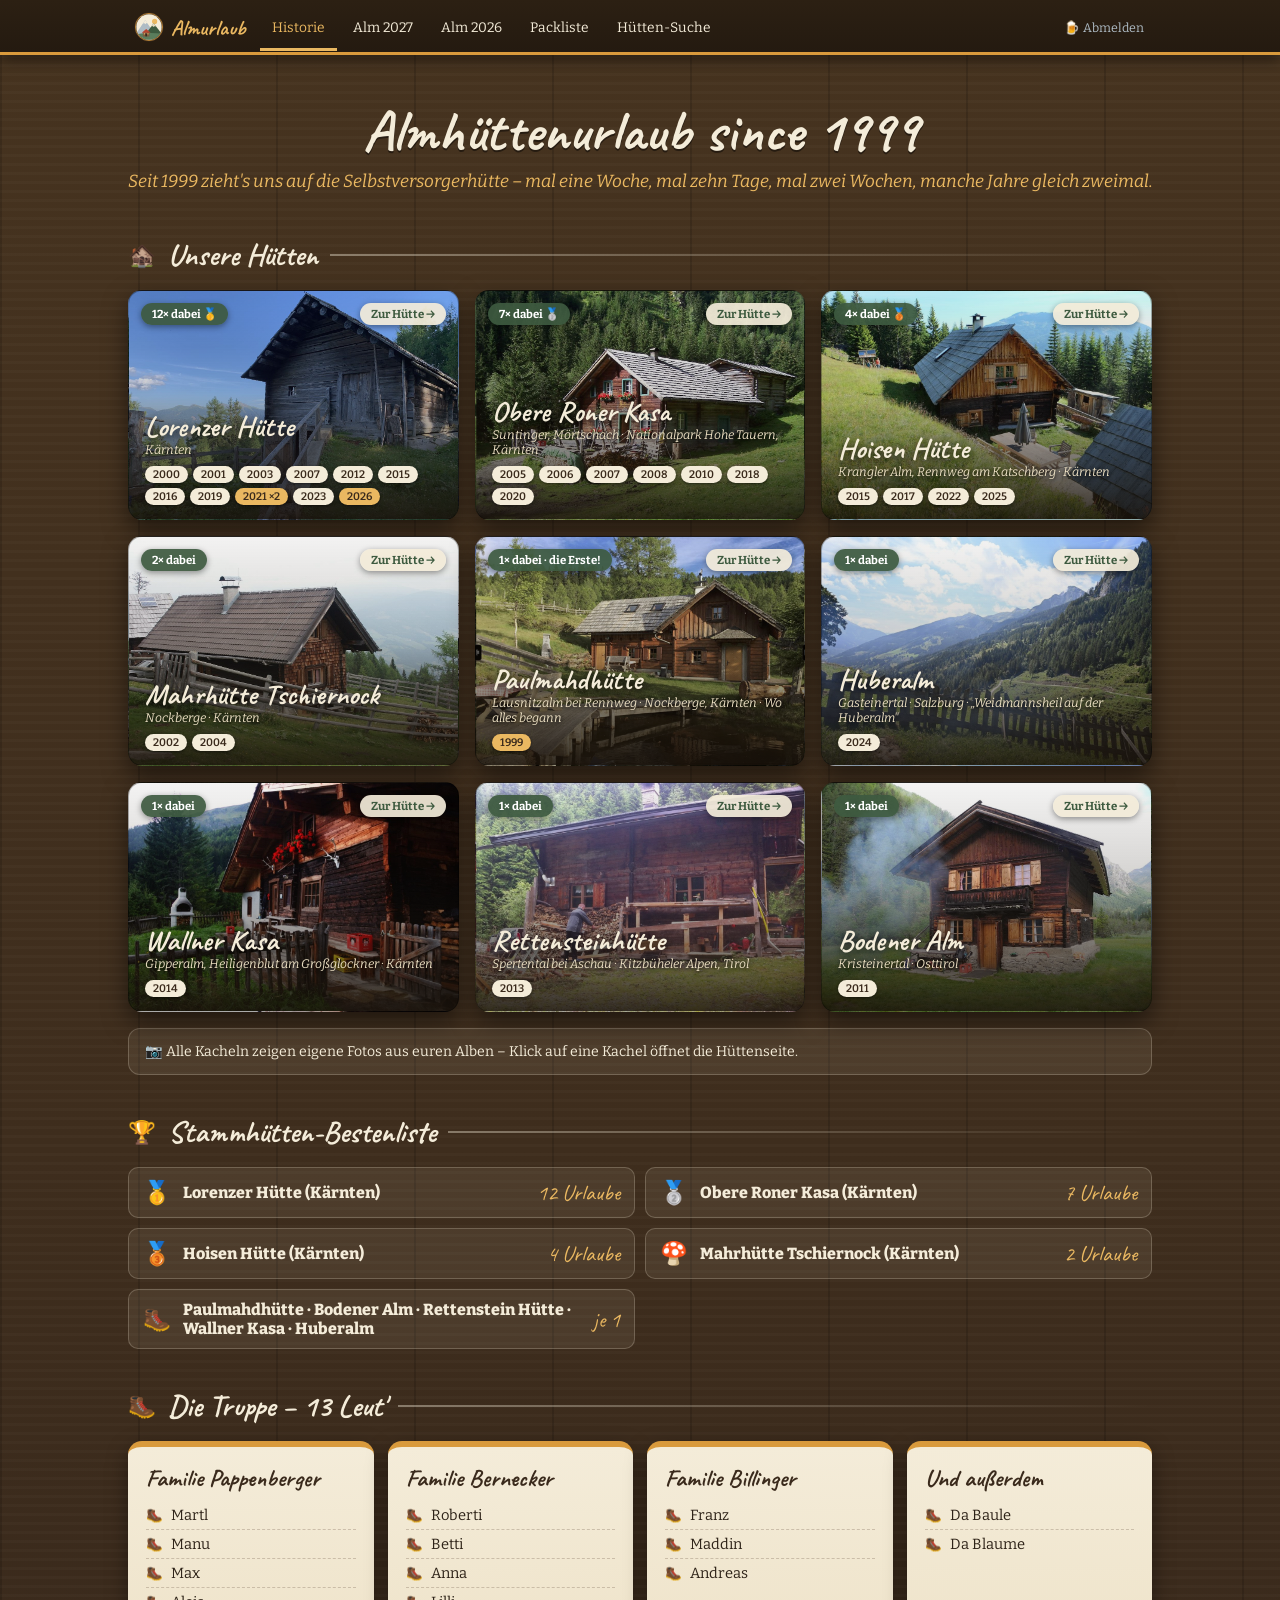
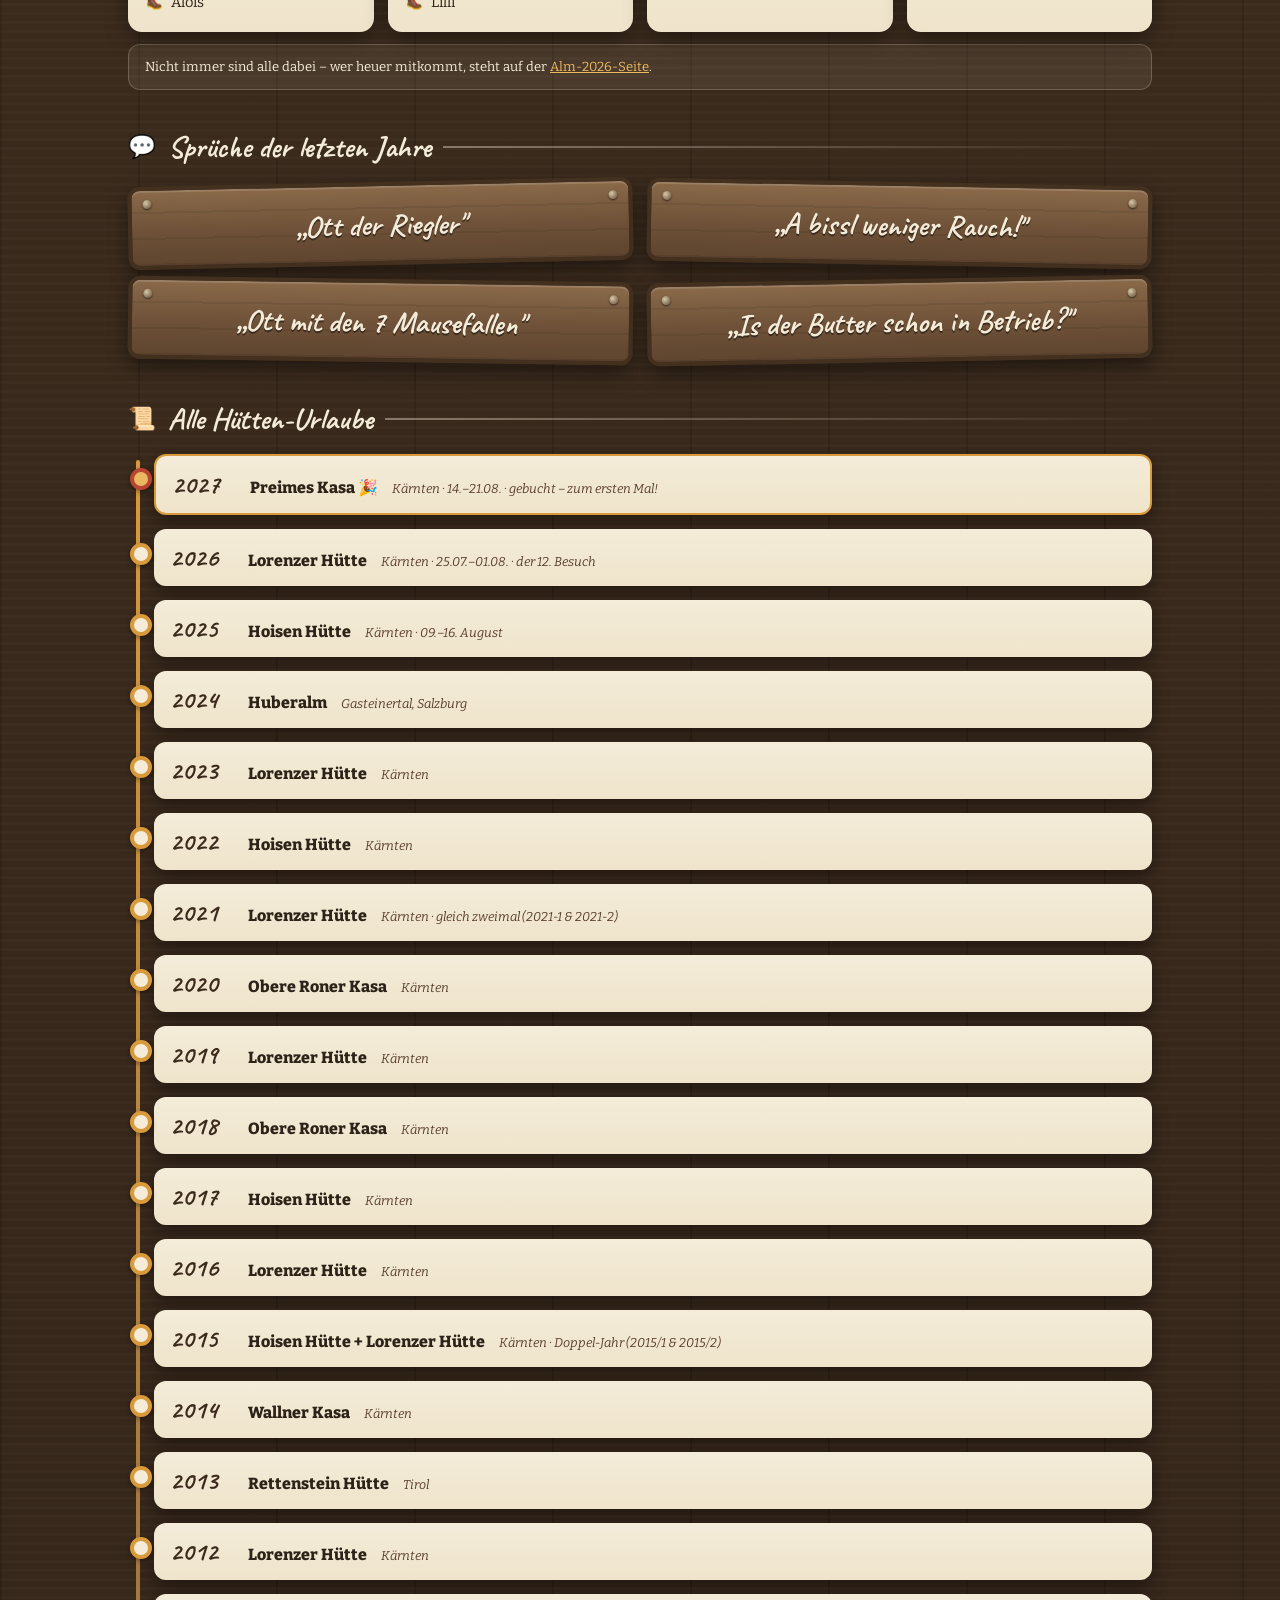
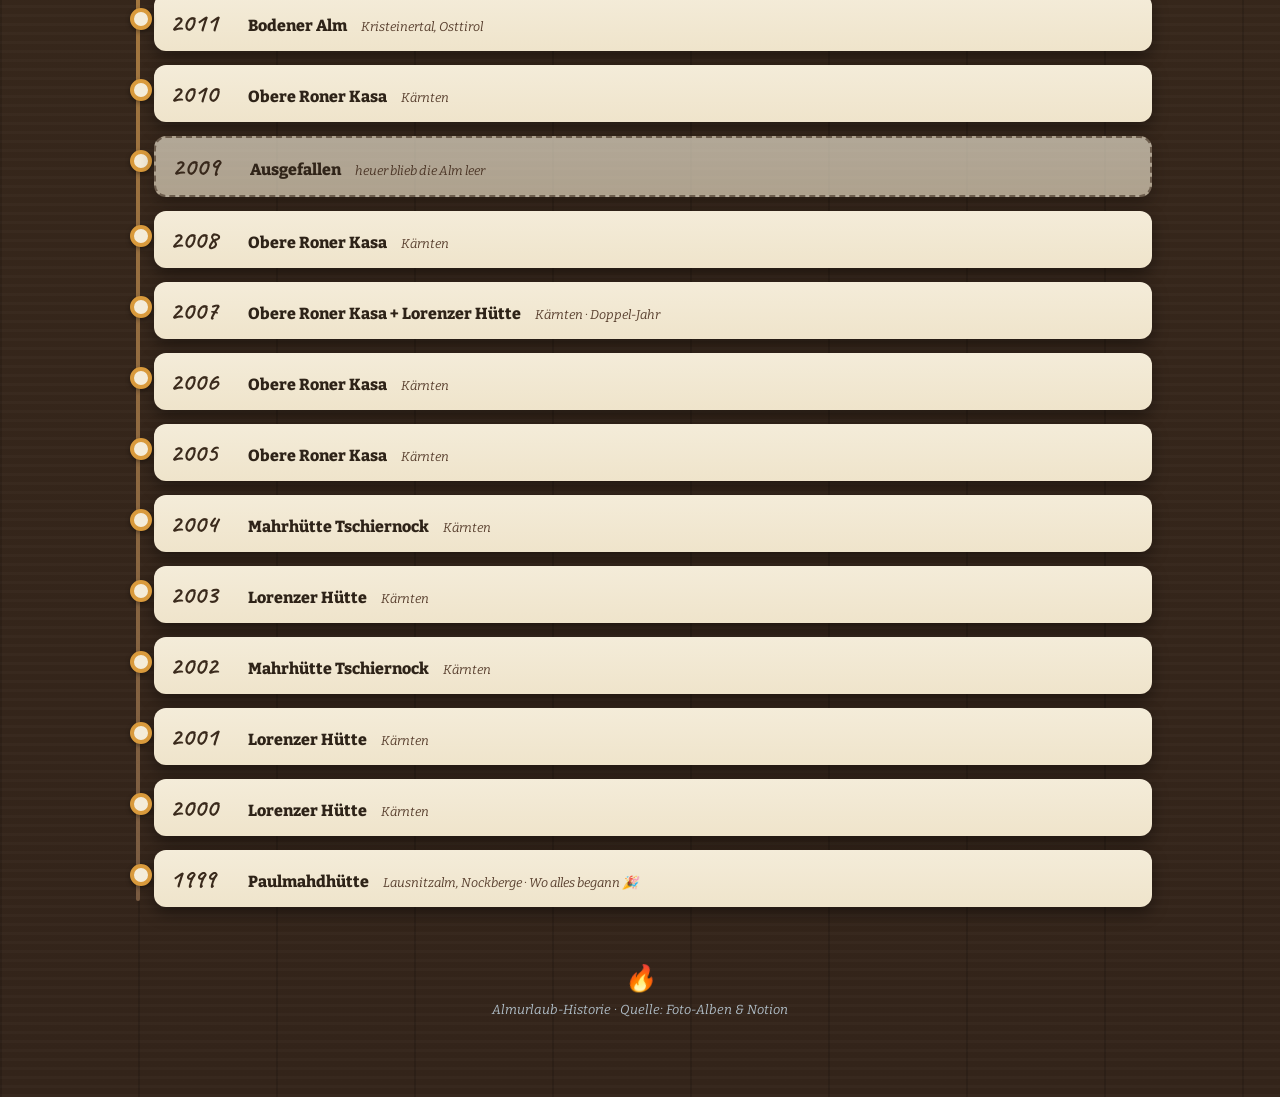
<file: index.html>
<!DOCTYPE html>
<html lang="de">
<head>
<meta charset="UTF-8">
<meta name="viewport" content="width=device-width, initial-scale=1.0">
<link rel="icon" href="logo.svg" type="image/svg+xml">
<link rel="icon" href="favicon.ico" sizes="48x48">
<link rel="apple-touch-icon" href="apple-touch-icon.png">
<title>Hütten-Historie – Urlaub auf der Alm seit 1999</title>
<meta name="robots" content="noindex">
<link rel="preconnect" href="https://fonts.googleapis.com">
<link rel="preconnect" href="https://fonts.gstatic.com" crossorigin>
<link href="https://fonts.googleapis.com/css2?family=Bitter:wght@400;600;800&family=Caveat:wght@500;700&display=swap" rel="stylesheet">
<link rel="stylesheet" href="alm.css">
</head>
<body>

<nav class="alm-nav" aria-label="Hauptnavigation">
  <div class="nav-innen">
    <a class="logo" href="index.html"><img src="logo.svg" alt="" width="30" height="30">Almurlaub</a>
    <a class="nav-link aktiv" href="index.html">Historie</a>
    <a class="nav-link" href="2027/index.html">Alm 2027</a>
    <a class="nav-link" href="2026/index.html">Alm 2026</a>
    <a class="nav-link" href="packliste.html">Packliste</a>
    <a class="nav-link" href="huettensuche.html">Hütten-Suche</a>
    <a class="nav-link abmelden" href="logout.php" title="Abmelden – zurück zur Bierparole">🍺 Abmelden</a>
  </div>
</nav>

<header class="seitenkopf">
  <h1>Almhüttenurlaub since 1999</h1>
  <div class="untertitel">Seit 1999 zieht's uns auf die Selbstversorgerhütte – mal eine Woche, mal zehn Tage, mal zwei Wochen, manche Jahre gleich zweimal.</div>
</header>

<main class="wrap">

  <section>
    <div class="sek-titel"><span class="em">🏚️</span><h2>Unsere Hütten</h2><div class="linie"></div></div>
    <div class="huetten-grid">

      <a class="h-kachel" href="https://www.bergwelten.com/t/b/23018" target="_blank" rel="noopener" style="--kachel-foto:url('fotos/huetten/lorenzer.jpg')">
        <span class="k-besuche">12× dabei 🥇</span><span class="k-link">Zur Hütte →</span>

        <div class="k-inhalt">
          <h3>Lorenzer Hütte</h3>
          <div class="k-region">Kärnten</div>
          <div class="k-jahre"><span>2000</span><span>2001</span><span>2003</span><span>2007</span><span>2012</span><span>2015</span><span>2016</span><span>2019</span><span class="oft">2021 ×2</span><span>2023</span><span class="oft">2026</span></div>
        </div>
      </a>

      <a class="h-kachel" href="https://www.urlaubambauernhof.at/de/hoefe/ronerkasa" target="_blank" rel="noopener" style="--kachel-foto:url('fotos/huetten/ronerkasa.jpg')">
        <span class="k-besuche">7× dabei 🥈</span><span class="k-link">Zur Hütte →</span>
        
        <div class="k-inhalt">
          <h3>Obere Roner Kasa</h3>
          <div class="k-region">Suntinger, Mörtschach · Nationalpark Hohe Tauern, Kärnten</div>
          <div class="k-jahre"><span>2005</span><span>2006</span><span>2007</span><span>2008</span><span>2010</span><span>2018</span><span>2020</span></div>
        </div>
      </a>

      <a class="h-kachel" href="https://hoisenhuette.at/" target="_blank" rel="noopener" style="--kachel-foto:url('fotos/huetten/hoisen.jpg')">
        <span class="k-besuche">4× dabei 🥉</span><span class="k-link">Zur Hütte →</span>
        
        <div class="k-inhalt">
          <h3>Hoisen Hütte</h3>
          <div class="k-region">Krangler Alm, Rennweg am Katschberg · Kärnten</div>
          <div class="k-jahre"><span>2015</span><span>2017</span><span>2022</span><span>2025</span></div>
        </div>
      </a>

      <a class="h-kachel" href="https://www.urlaubambauernhof.at/de/hoefe/marhuette" target="_blank" rel="noopener" style="--kachel-foto:url('fotos/huetten/mahrhuette.jpg')">
        <span class="k-besuche">2× dabei</span><span class="k-link">Zur Hütte →</span>
        
        <div class="k-inhalt">
          <h3>Mahrhütte Tschiernock</h3>
          <div class="k-region">Nockberge · Kärnten</div>
          <div class="k-jahre"><span>2002</span><span>2004</span></div>
        </div>
      </a>

      <a class="h-kachel" href="https://www.paulmahdhuette.com" target="_blank" rel="noopener" style="--kachel-foto:url('fotos/huetten/paulmahd.jpg')">
        <span class="k-besuche">1× dabei · die Erste!</span><span class="k-link">Zur Hütte →</span>
        <div class="k-inhalt">
          <h3>Paulmahdhütte</h3>
          <div class="k-region">Lausnitzalm bei Rennweg · Nockberge, Kärnten · Wo alles begann</div>
          <div class="k-jahre"><span class="oft">1999</span></div>
        </div>
      </a>

      <a class="h-kachel" href="https://www.gasteinertal.com/huberalm/" target="_blank" rel="noopener" style="--kachel-foto:url('fotos/panorama.jpg')">
        <span class="k-besuche">1× dabei</span><span class="k-link">Zur Hütte →</span>
        <div class="k-inhalt">
          <h3>Huberalm</h3>
          <div class="k-region">Gasteinertal · Salzburg · „Weidmannsheil auf der Huberalm"</div>
          <div class="k-jahre"><span>2024</span></div>
        </div>
      </a>

      <a class="h-kachel" href="https://www.urlaubambauernhof.at/de/hoefe/wallnerkasa" target="_blank" rel="noopener" style="--kachel-foto:url('fotos/huetten/wallnerkasa.jpg')">
        <span class="k-besuche">1× dabei</span><span class="k-link">Zur Hütte →</span>
        
        <div class="k-inhalt">
          <h3>Wallner Kasa</h3>
          <div class="k-region">Gipperalm, Heiligenblut am Großglockner · Kärnten</div>
          <div class="k-jahre"><span>2014</span></div>
        </div>
      </a>

      <a class="h-kachel" href="https://www.huettenzauber-tirol.at/huetten/rettensteinhuette" target="_blank" rel="noopener" style="--kachel-foto:url('fotos/huetten/rettenstein.jpg')">
        <span class="k-besuche">1× dabei</span><span class="k-link">Zur Hütte →</span>
        
        <div class="k-inhalt">
          <h3>Rettensteinhütte</h3>
          <div class="k-region">Spertental bei Aschau · Kitzbüheler Alpen, Tirol</div>
          <div class="k-jahre"><span>2013</span></div>
        </div>
      </a>

      <a class="h-kachel" href="https://www.huettenland.com/huette/1302/Bodner-Almhuette-im-Kristeinertal/" target="_blank" rel="noopener" style="--kachel-foto:url('fotos/huetten/bodeneralm.jpg')">
        <span class="k-besuche">1× dabei</span><span class="k-link">Zur Hütte →</span>

        <div class="k-inhalt">
          <h3>Bodener Alm</h3>
          <div class="k-region">Kristeinertal · Osttirol</div>
          <div class="k-jahre"><span>2011</span></div>
        </div>
      </a>

    </div>
    <div class="hinweis-band">
      📷 Alle Kacheln zeigen eigene Fotos aus euren Alben – Klick auf eine Kachel öffnet die Hüttenseite.
    </div>
  </section>

  <section>
    <div class="sek-titel"><span class="em">🏆</span><h2>Stammhütten-Bestenliste</h2><div class="linie"></div></div>
    <div class="bestenliste">
      <div class="besten-eintrag"><span class="medaille">🥇</span><span class="b-name">Lorenzer Hütte (Kärnten)</span><span class="b-anzahl">12 Urlaube</span></div>
      <div class="besten-eintrag"><span class="medaille">🥈</span><span class="b-name">Obere Roner Kasa (Kärnten)</span><span class="b-anzahl">7 Urlaube</span></div>
      <div class="besten-eintrag"><span class="medaille">🥉</span><span class="b-name">Hoisen Hütte (Kärnten)</span><span class="b-anzahl">4 Urlaube</span></div>
      <div class="besten-eintrag"><span class="medaille">🍄</span><span class="b-name">Mahrhütte Tschiernock (Kärnten)</span><span class="b-anzahl">2 Urlaube</span></div>
      <div class="besten-eintrag"><span class="medaille">🥾</span><span class="b-name">Paulmahdhütte · Bodener Alm · Rettenstein Hütte · Wallner Kasa · Huberalm</span><span class="b-anzahl">je 1</span></div>
    </div>
  </section>

  <section>
    <div class="sek-titel"><span class="em">🥾</span><h2>Die Truppe – 13 Leut'</h2><div class="linie"></div></div>
    <div class="truppe">
      <div class="familie">
        <h3>Familie Pappenberger</h3>
        <ul><li>Martl</li><li>Manu</li><li>Max</li><li>Alois</li></ul>
      </div>
      <div class="familie">
        <h3>Familie Bernecker</h3>
        <ul><li>Roberti</li><li>Betti</li><li>Anna</li><li>Lilli</li></ul>
      </div>
      <div class="familie">
        <h3>Familie Billinger</h3>
        <ul><li>Franz</li><li>Maddin</li><li>Andreas</li></ul>
      </div>
      <div class="familie">
        <h3>Und außerdem</h3>
        <ul><li>Da Baule</li><li>Da Blaume</li></ul>
      </div>
    </div>
    <div class="hinweis-band" style="margin-top:12px;font-size:.82rem">
      Nicht immer sind alle dabei – wer heuer mitkommt, steht auf der <a href="2026/index.html" style="color:var(--schwammerl-hell)">Alm-2026-Seite</a>.
    </div>
  </section>

  <section>
    <div class="sek-titel"><span class="em">💬</span><h2>Sprüche der letzten Jahre</h2><div class="linie"></div></div>
    <div class="sprueche">
      <div class="spruch-tafel"><div class="zitat">„Ott der Riegler"</div></div>
      <div class="spruch-tafel"><div class="zitat">„A bissl weniger Rauch!"</div></div>
      <div class="spruch-tafel"><div class="zitat">„Ott mit den 7 Mausefallen"</div></div>
      <div class="spruch-tafel"><div class="zitat">„Is der Butter schon in Betrieb?"</div></div>
    </div>
  </section>

  <section>
    <div class="sek-titel"><span class="em">📜</span><h2>Alle Hütten-Urlaube</h2><div class="linie"></div></div>
    <div class="timeline">

      <div class="jahr geplant"><div class="j-karte"><span class="j-zahl">2027</span><span class="j-huette">Preimes Kasa 🎉</span><span class="j-region">Kärnten · 14.–21.08. · gebucht – zum ersten Mal!</span></div></div>

      <div class="jahr"><div class="j-karte"><span class="j-zahl">2026</span><span class="j-huette">Lorenzer Hütte</span><span class="j-region">Kärnten · 25.07.–01.08. · der 12. Besuch</span></div></div>

      <div class="jahr"><div class="j-karte"><span class="j-zahl">2025</span><span class="j-huette">Hoisen Hütte</span><span class="j-region">Kärnten · 09.–16. August</span></div></div>
      <div class="jahr"><div class="j-karte"><span class="j-zahl">2024</span><span class="j-huette">Huberalm</span><span class="j-region">Gasteinertal, Salzburg</span></div></div>
      <div class="jahr"><div class="j-karte"><span class="j-zahl">2023</span><span class="j-huette">Lorenzer Hütte</span><span class="j-region">Kärnten</span></div></div>
      <div class="jahr"><div class="j-karte"><span class="j-zahl">2022</span><span class="j-huette">Hoisen Hütte</span><span class="j-region">Kärnten</span></div></div>
      <div class="jahr"><div class="j-karte"><span class="j-zahl">2021</span><span class="j-huette">Lorenzer Hütte</span><span class="j-region">Kärnten · gleich zweimal (2021-1 &amp; 2021-2)</span></div></div>
      <div class="jahr"><div class="j-karte"><span class="j-zahl">2020</span><span class="j-huette">Obere Roner Kasa</span><span class="j-region">Kärnten</span></div></div>
      <div class="jahr"><div class="j-karte"><span class="j-zahl">2019</span><span class="j-huette">Lorenzer Hütte</span><span class="j-region">Kärnten</span></div></div>
      <div class="jahr"><div class="j-karte"><span class="j-zahl">2018</span><span class="j-huette">Obere Roner Kasa</span><span class="j-region">Kärnten</span></div></div>
      <div class="jahr"><div class="j-karte"><span class="j-zahl">2017</span><span class="j-huette">Hoisen Hütte</span><span class="j-region">Kärnten</span></div></div>
      <div class="jahr"><div class="j-karte"><span class="j-zahl">2016</span><span class="j-huette">Lorenzer Hütte</span><span class="j-region">Kärnten</span></div></div>
      <div class="jahr"><div class="j-karte"><span class="j-zahl">2015</span><span class="j-huette">Hoisen Hütte + Lorenzer Hütte</span><span class="j-region">Kärnten · Doppel-Jahr (2015/1 &amp; 2015/2)</span></div></div>
      <div class="jahr"><div class="j-karte"><span class="j-zahl">2014</span><span class="j-huette">Wallner Kasa</span><span class="j-region">Kärnten</span></div></div>
      <div class="jahr"><div class="j-karte"><span class="j-zahl">2013</span><span class="j-huette">Rettenstein Hütte</span><span class="j-region">Tirol</span></div></div>
      <div class="jahr"><div class="j-karte"><span class="j-zahl">2012</span><span class="j-huette">Lorenzer Hütte</span><span class="j-region">Kärnten</span></div></div>
      <div class="jahr"><div class="j-karte"><span class="j-zahl">2011</span><span class="j-huette">Bodener Alm</span><span class="j-region">Kristeinertal, Osttirol</span></div></div>
      <div class="jahr"><div class="j-karte"><span class="j-zahl">2010</span><span class="j-huette">Obere Roner Kasa</span><span class="j-region">Kärnten</span></div></div>
      <div class="jahr unbekannt"><div class="j-karte"><span class="j-zahl">2009</span><span class="j-huette">Ausgefallen</span><span class="j-region">heuer blieb die Alm leer</span></div></div>
      <div class="jahr"><div class="j-karte"><span class="j-zahl">2008</span><span class="j-huette">Obere Roner Kasa</span><span class="j-region">Kärnten</span></div></div>
      <div class="jahr"><div class="j-karte"><span class="j-zahl">2007</span><span class="j-huette">Obere Roner Kasa + Lorenzer Hütte</span><span class="j-region">Kärnten · Doppel-Jahr</span></div></div>
      <div class="jahr"><div class="j-karte"><span class="j-zahl">2006</span><span class="j-huette">Obere Roner Kasa</span><span class="j-region">Kärnten</span></div></div>
      <div class="jahr"><div class="j-karte"><span class="j-zahl">2005</span><span class="j-huette">Obere Roner Kasa</span><span class="j-region">Kärnten</span></div></div>
      <div class="jahr"><div class="j-karte"><span class="j-zahl">2004</span><span class="j-huette">Mahrhütte Tschiernock</span><span class="j-region">Kärnten</span></div></div>
      <div class="jahr"><div class="j-karte"><span class="j-zahl">2003</span><span class="j-huette">Lorenzer Hütte</span><span class="j-region">Kärnten</span></div></div>
      <div class="jahr"><div class="j-karte"><span class="j-zahl">2002</span><span class="j-huette">Mahrhütte Tschiernock</span><span class="j-region">Kärnten</span></div></div>
      <div class="jahr"><div class="j-karte"><span class="j-zahl">2001</span><span class="j-huette">Lorenzer Hütte</span><span class="j-region">Kärnten</span></div></div>
      <div class="jahr"><div class="j-karte"><span class="j-zahl">2000</span><span class="j-huette">Lorenzer Hütte</span><span class="j-region">Kärnten</span></div></div>
      <div class="jahr"><div class="j-karte"><span class="j-zahl">1999</span><span class="j-huette">Paulmahdhütte</span><span class="j-region">Lausnitzalm, Nockberge · Wo alles begann 🎉</span></div></div>

    </div>
  </section>

  <footer>
    <span class="feuer">🔥</span>
    Almurlaub-Historie &middot; Quelle: Foto-Alben &amp; Notion
  </footer>
</main>
<script src="alm-nav.js" defer></script>
</body>
</html>
</file>
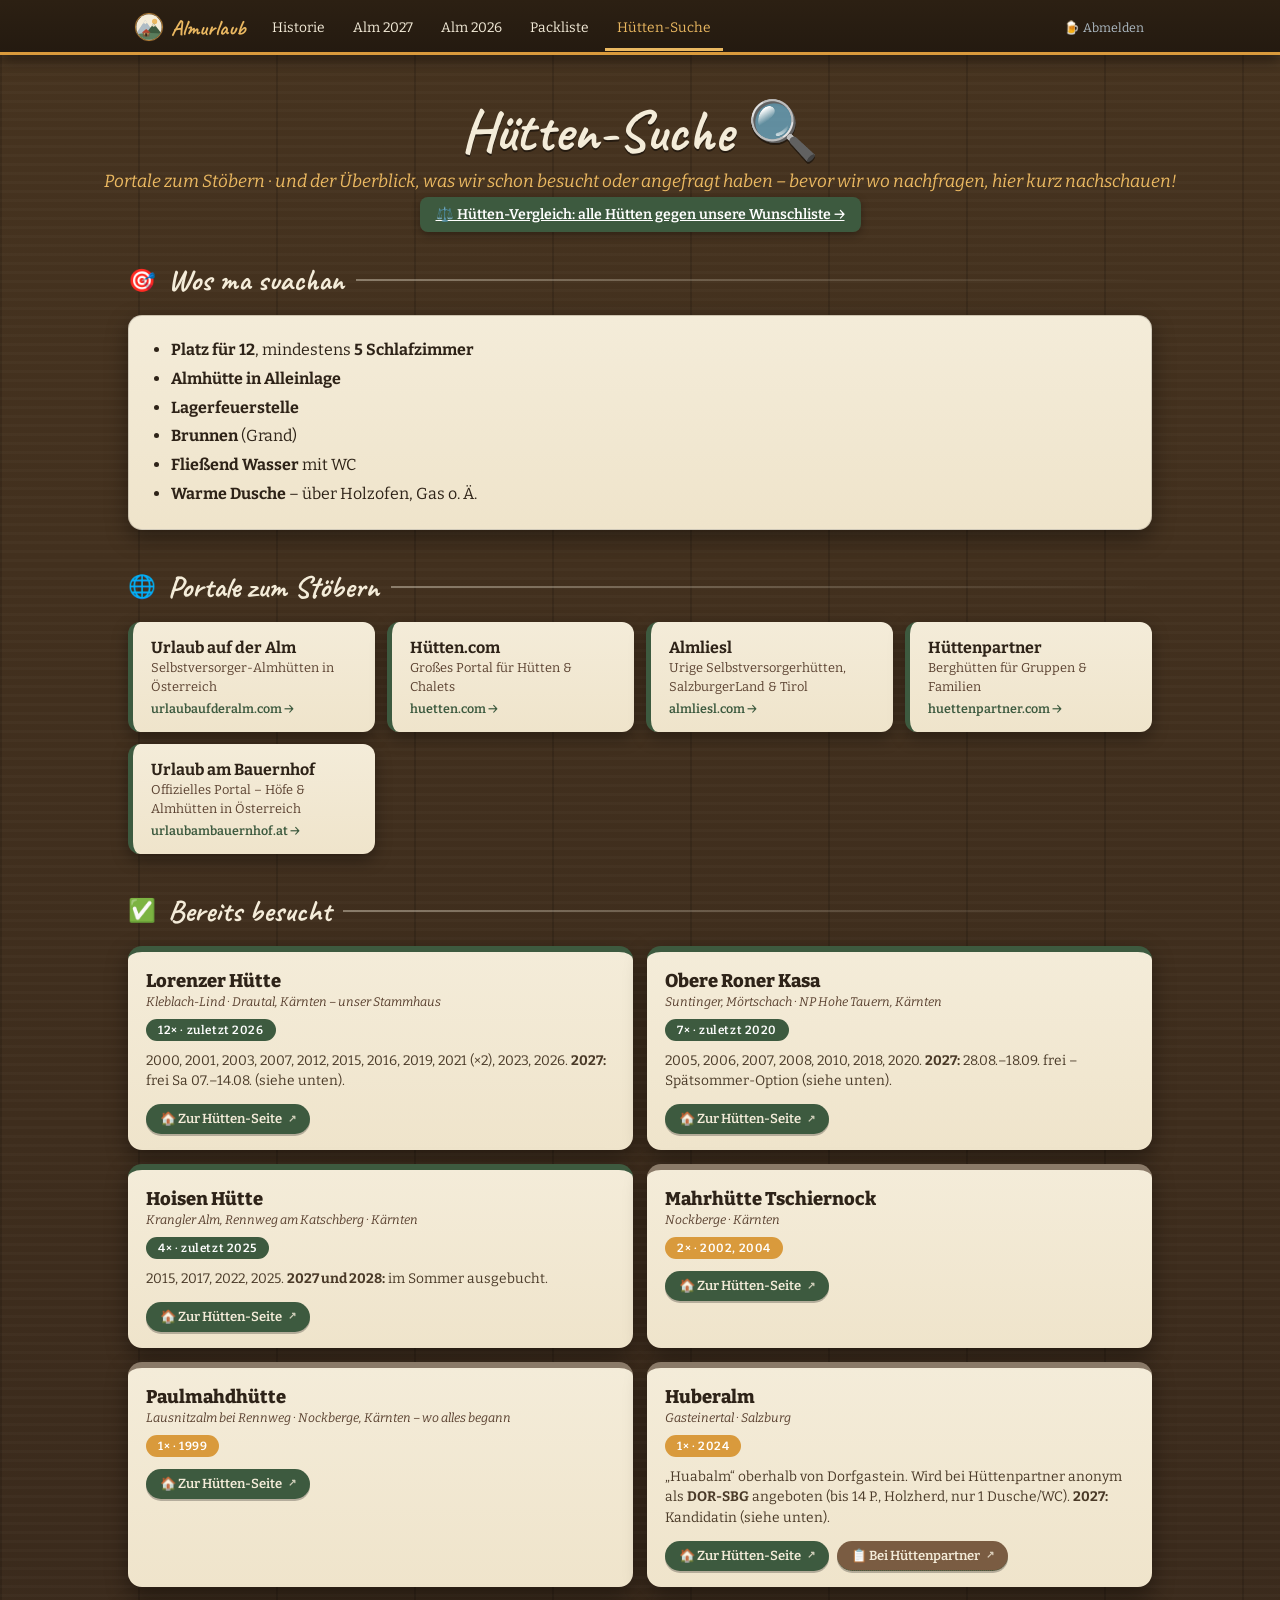
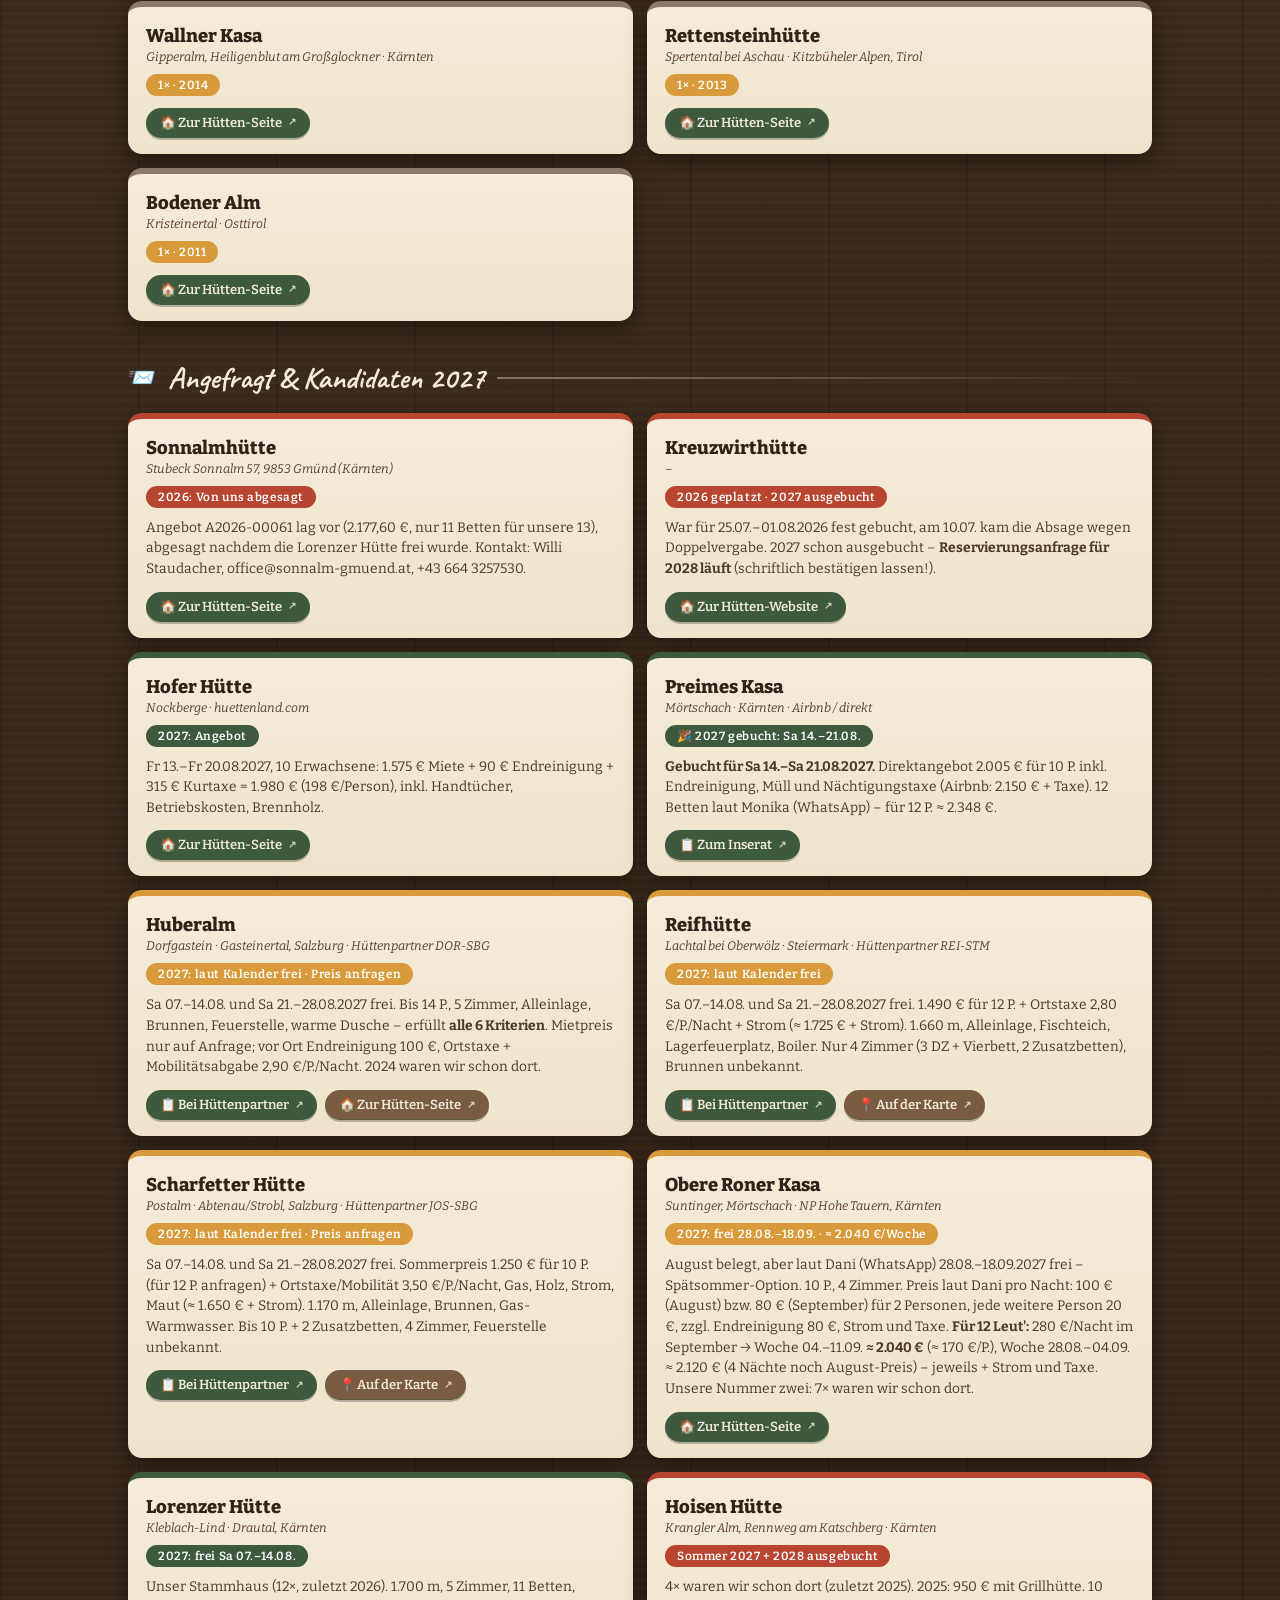
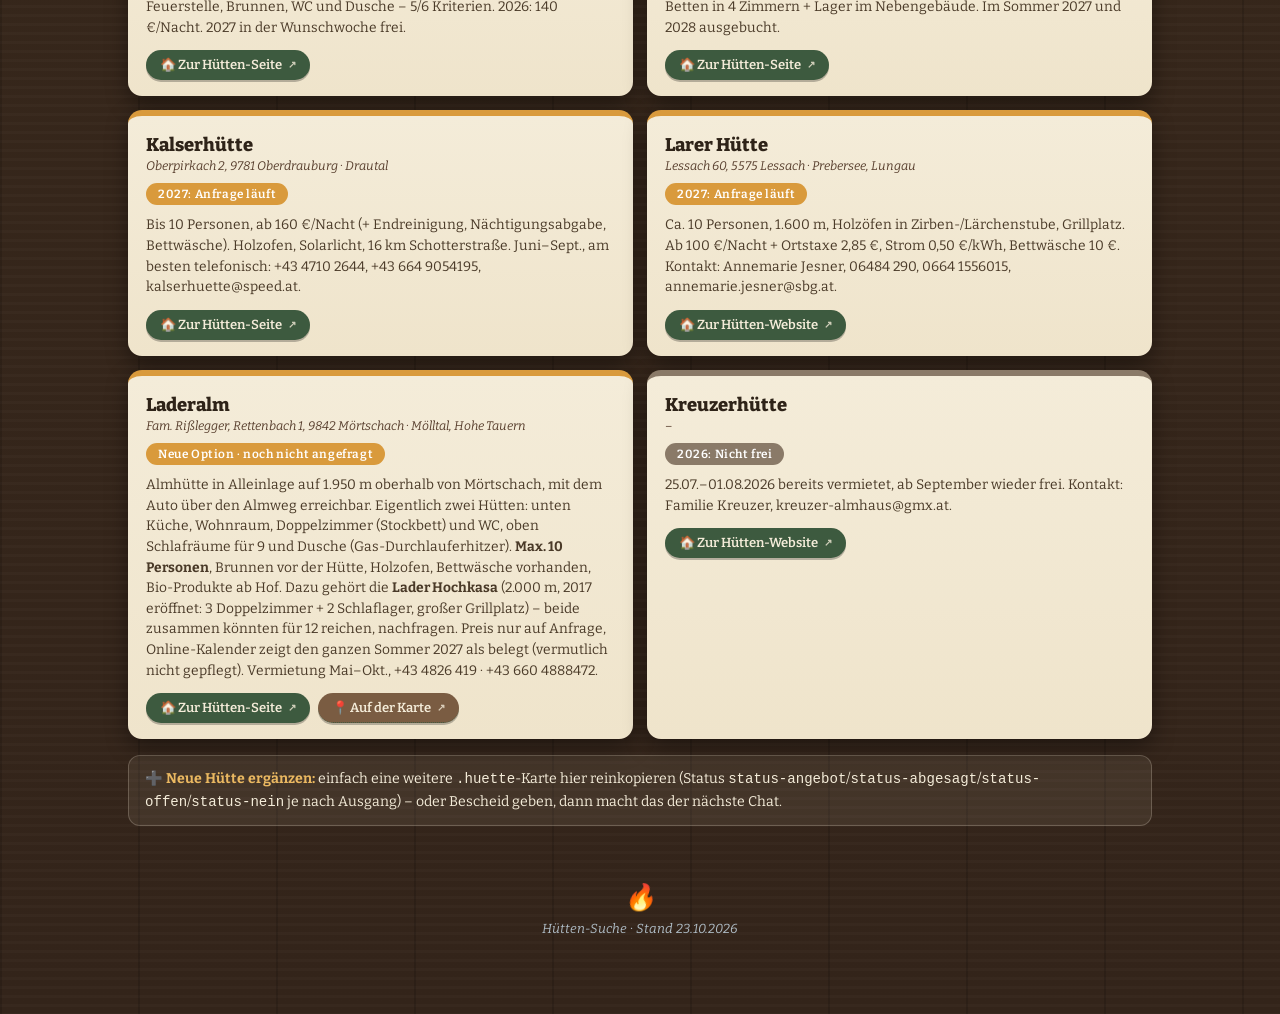
<file: huettensuche.html>
<!DOCTYPE html>
<html lang="de">
<head>
<meta charset="UTF-8">
<meta name="viewport" content="width=device-width, initial-scale=1.0">
<link rel="icon" href="logo.svg" type="image/svg+xml">
<link rel="icon" href="favicon.ico" sizes="48x48">
<link rel="apple-touch-icon" href="apple-touch-icon.png">
<title>Hütten-Suche – Urlaub auf der Alm</title>
<meta name="robots" content="noindex">
<link rel="preconnect" href="https://fonts.googleapis.com">
<link rel="preconnect" href="https://fonts.gstatic.com" crossorigin>
<link href="https://fonts.googleapis.com/css2?family=Bitter:wght@400;600;800&family=Caveat:wght@500;700&display=swap" rel="stylesheet">
<link rel="stylesheet" href="alm.css">
</head>
<body>

<nav class="alm-nav" aria-label="Hauptnavigation">
  <div class="nav-innen">
    <a class="logo" href="index.html"><img src="logo.svg" alt="" width="30" height="30">Almurlaub</a>
    <a class="nav-link" href="index.html">Historie</a>
    <a class="nav-link" href="2027/index.html">Alm 2027</a>
    <a class="nav-link" href="2026/index.html">Alm 2026</a>
    <a class="nav-link" href="packliste.html">Packliste</a>
    <a class="nav-link aktiv" href="huettensuche.html">Hütten-Suche</a>
    <a class="nav-link abmelden" href="logout.php" title="Abmelden – zurück zur Bierparole">🍺 Abmelden</a>
  </div>
</nav>

<header class="seitenkopf">
  <h1>Hütten-Suche 🔍</h1>
  <div class="untertitel">Portale zum Stöbern &middot; und der Überblick, was wir schon besucht oder angefragt haben – bevor wir wo nachfragen, hier kurz nachschauen!</div>
</header>

<main class="wrap">

  <p style="margin-top:6px;text-align:center"><a class="btn" href="huettenvergleich.html">⚖️ Hütten-Vergleich: alle Hütten gegen unsere Wunschliste →</a></p>

  <!-- Suchkriterien -->
  <section aria-label="Was wir suchen">
    <div class="sek-titel"><span class="em">🎯</span><h2>Wos ma suachan</h2><div class="linie"></div></div>
    <div class="karte">
      <ul style="margin-left:20px;line-height:1.8">
        <li><strong>Platz für 12</strong>, mindestens <strong>5 Schlafzimmer</strong></li>
        <li><strong>Almhütte in Alleinlage</strong></li>
        <li><strong>Lagerfeuerstelle</strong></li>
        <li><strong>Brunnen</strong> (Grand)</li>
        <li><strong>Fließend Wasser</strong> mit WC</li>
        <li><strong>Warme Dusche</strong> – über Holzofen, Gas o. Ä.</li>
      </ul>
    </div>
  </section>

  <!-- Suchportale -->
  <section id="portale" aria-label="Hütten-Suche-Portale">
    <div class="sek-titel"><span class="em">🌐</span><h2>Portale zum Stöbern</h2><div class="linie"></div></div>
    <div class="links">
      <a class="link-karte" href="https://www.urlaubaufderalm.com" target="_blank" rel="noopener">
        <strong>Urlaub auf der Alm</strong><span>Selbstversorger-Almhütten in Österreich</span>
        <span class="url">urlaubaufderalm.com →</span>
      </a>
      <a class="link-karte" href="https://www.huetten.com" target="_blank" rel="noopener">
        <strong>Hütten.com</strong><span>Großes Portal für Hütten &amp; Chalets</span>
        <span class="url">huetten.com →</span>
      </a>
      <a class="link-karte" href="https://www.almliesl.com" target="_blank" rel="noopener">
        <strong>Almliesl</strong><span>Urige Selbstversorgerhütten, SalzburgerLand &amp; Tirol</span>
        <span class="url">almliesl.com →</span>
      </a>
      <a class="link-karte" href="https://www.huettenpartner.com" target="_blank" rel="noopener">
        <strong>Hüttenpartner</strong><span>Berghütten für Gruppen &amp; Familien</span>
        <span class="url">huettenpartner.com →</span>
      </a>
      <a class="link-karte" href="https://www.urlaubambauernhof.at" target="_blank" rel="noopener">
        <strong>Urlaub am Bauernhof</strong><span>Offizielles Portal – Höfe &amp; Almhütten in Österreich</span>
        <span class="url">urlaubambauernhof.at →</span>
      </a>
    </div>
  </section>

  <!-- Bereits besuchte Hütten -->
  <section id="besucht" aria-label="Bereits besuchte Hütten">
    <div class="sek-titel"><span class="em">✅</span><h2>Bereits besucht</h2><div class="linie"></div></div>
    <div class="huetten">

      <div class="huette status-angebot">
        <h3>Lorenzer Hütte</h3>
        <div class="rolle">Kleblach-Lind · Drautal, Kärnten – unser Stammhaus</div>
        <span class="badge angebot">12× · zuletzt 2026</span>
        <p>2000, 2001, 2003, 2007, 2012, 2015, 2016, 2019, 2021 (×2), 2023, 2026. <strong>2027:</strong> frei Sa 07.–14.08. (siehe unten).</p>
        <div class="huette-knoepfe">
          <a class="huette-knopf" href="https://www.bergwelten.com/t/b/23018" target="_blank" rel="noopener">🏠 Zur Hütten-Seite</a>
        </div>
      </div>

      <div class="huette status-angebot">
        <h3>Obere Roner Kasa</h3>
        <div class="rolle">Suntinger, Mörtschach · NP Hohe Tauern, Kärnten</div>
        <span class="badge angebot">7× · zuletzt 2020</span>
        <p>2005, 2006, 2007, 2008, 2010, 2018, 2020. <strong>2027:</strong> 28.08.–18.09. frei – Spätsommer-Option (siehe unten).</p>
        <div class="huette-knoepfe">
          <a class="huette-knopf" href="https://www.urlaubambauernhof.at/de/hoefe/ronerkasa" target="_blank" rel="noopener">🏠 Zur Hütten-Seite</a>
        </div>
      </div>

      <div class="huette status-angebot">
        <h3>Hoisen Hütte</h3>
        <div class="rolle">Krangler Alm, Rennweg am Katschberg · Kärnten</div>
        <span class="badge angebot">4× · zuletzt 2025</span>
        <p>2015, 2017, 2022, 2025. <strong>2027 und 2028:</strong> im Sommer ausgebucht.</p>
        <div class="huette-knoepfe">
          <a class="huette-knopf" href="https://hoisenhuette.at" target="_blank" rel="noopener">🏠 Zur Hütten-Seite</a>
        </div>
      </div>

      <div class="huette">
        <h3>Mahrhütte Tschiernock</h3>
        <div class="rolle">Nockberge · Kärnten</div>
        <span class="badge offen">2× · 2002, 2004</span>
        <div class="huette-knoepfe">
          <a class="huette-knopf" href="https://www.urlaubambauernhof.at/de/hoefe/marhuette" target="_blank" rel="noopener">🏠 Zur Hütten-Seite</a>
        </div>
      </div>

      <div class="huette">
        <h3>Paulmahdhütte</h3>
        <div class="rolle">Lausnitzalm bei Rennweg · Nockberge, Kärnten – wo alles begann</div>
        <span class="badge offen">1× · 1999</span>
        <div class="huette-knoepfe">
          <a class="huette-knopf" href="https://www.paulmahdhuette.com" target="_blank" rel="noopener">🏠 Zur Hütten-Seite</a>
        </div>
      </div>

      <div class="huette">
        <h3>Huberalm</h3>
        <div class="rolle">Gasteinertal · Salzburg</div>
        <span class="badge offen">1× · 2024</span>
        <p>„Huabalm“ oberhalb von Dorfgastein. Wird bei Hüttenpartner anonym als <strong>DOR-SBG</strong> angeboten (bis 14 P., Holzherd, nur 1 Dusche/WC). <strong>2027:</strong> Kandidatin (siehe unten).</p>
        <div class="huette-knoepfe">
          <a class="huette-knopf" href="https://www.gasteinertal.com/huberalm/" target="_blank" rel="noopener">🏠 Zur Hütten-Seite</a>
          <a class="huette-knopf zweit" href="https://www.huettenpartner.com/find-cabin-holiday/huettendetails-en/gasteinertal/dor_sbg.html" target="_blank" rel="noopener">📋 Bei Hüttenpartner</a>
        </div>
      </div>

      <div class="huette">
        <h3>Wallner Kasa</h3>
        <div class="rolle">Gipperalm, Heiligenblut am Großglockner · Kärnten</div>
        <span class="badge offen">1× · 2014</span>
        <div class="huette-knoepfe">
          <a class="huette-knopf" href="https://www.urlaubambauernhof.at/de/hoefe/wallnerkasa" target="_blank" rel="noopener">🏠 Zur Hütten-Seite</a>
        </div>
      </div>

      <div class="huette">
        <h3>Rettensteinhütte</h3>
        <div class="rolle">Spertental bei Aschau · Kitzbüheler Alpen, Tirol</div>
        <span class="badge offen">1× · 2013</span>
        <div class="huette-knoepfe">
          <a class="huette-knopf" href="https://www.huettenzauber-tirol.at/huetten/rettensteinhuette" target="_blank" rel="noopener">🏠 Zur Hütten-Seite</a>
        </div>
      </div>

      <div class="huette">
        <h3>Bodener Alm</h3>
        <div class="rolle">Kristeinertal · Osttirol</div>
        <span class="badge offen">1× · 2011</span>
        <div class="huette-knoepfe">
          <a class="huette-knopf" href="https://www.huettenland.com/huette/1302/Bodner-Almhuette-im-Kristeinertal/" target="_blank" rel="noopener">🏠 Zur Hütten-Seite</a>
        </div>
      </div>

    </div>
  </section>

  <!-- Bereits angefragt, aber (noch) nicht bezogen -->
  <section id="angefragt" aria-label="Bereits angefragte Hütten">
    <div class="sek-titel"><span class="em">📨</span><h2>Angefragt &amp; Kandidaten 2027</h2><div class="linie"></div></div>
    <div class="huetten">

      <div class="huette status-abgesagt">
        <h3>Sonnalmhütte</h3>
        <div class="rolle">Stubeck Sonnalm 57, 9853 Gmünd (Kärnten)</div>
        <span class="badge abgesagt">2026: Von uns abgesagt</span>
        <p>Angebot A2026-00061 lag vor (2.177,60 €, nur 11 Betten für unsere 13), abgesagt nachdem die Lorenzer Hütte frei wurde. Kontakt: Willi Staudacher, office@sonnalm-gmuend.at, +43 664 3257530.</p>
        <div class="huette-knoepfe">
          <a class="huette-knopf" href="https://www.urlaubambauernhof.at/hoefe/sonnalmhuette" target="_blank" rel="noopener">🏠 Zur Hütten-Seite</a>
        </div>
      </div>

      <div class="huette status-abgesagt">
        <h3>Kreuzwirthütte</h3>
        <div class="rolle">–</div>
        <span class="badge abgesagt">2026 geplatzt · 2027 ausgebucht</span>
        <p>War für 25.07.–01.08.2026 fest gebucht, am 10.07. kam die Absage wegen Doppelvergabe. 2027 schon ausgebucht – <strong>Reservierungsanfrage für 2028 läuft</strong> (schriftlich bestätigen lassen!).</p>
        <div class="huette-knoepfe">
          <a class="huette-knopf" href="https://kreuzwirthuette.jimdofree.com" target="_blank" rel="noopener">🏠 Zur Hütten-Website</a>
        </div>
      </div>

      <div class="huette status-angebot">
        <h3>Hofer Hütte</h3>
        <div class="rolle">Nockberge · huettenland.com</div>
        <span class="badge angebot">2027: Angebot</span>
        <p>Fr 13.–Fr 20.08.2027, 10 Erwachsene: 1.575 € Miete + 90 € Endreinigung + 315 € Kurtaxe = 1.980 € (198 €/Person), inkl. Handtücher, Betriebskosten, Brennholz.</p>
        <div class="huette-knoepfe">
          <a class="huette-knopf" href="https://www.huettenland.com/huette/1580/Hofer-Huette-in-den-Nockbergen/" target="_blank" rel="noopener">🏠 Zur Hütten-Seite</a>
        </div>
      </div>

      <div class="huette status-angebot">
        <h3>Preimes Kasa</h3>
        <div class="rolle">Mörtschach · Kärnten · Airbnb / direkt</div>
        <span class="badge angebot">🎉 2027 gebucht: Sa 14.–21.08.</span>
        <p><strong>Gebucht für Sa 14.–Sa 21.08.2027.</strong> Direktangebot 2.005 € für 10 P. inkl. Endreinigung, Müll und Nächtigungstaxe (Airbnb: 2.150 € + Taxe). 12 Betten laut Monika (WhatsApp) – für 12 P. ≈ 2.348 €.</p>
        <div class="huette-knoepfe">
          <a class="huette-knopf" href="https://www.airbnb.de/rooms/1175192828385082031" target="_blank" rel="noopener">📋 Zum Inserat</a>
        </div>
      </div>

      <div class="huette status-offen">
        <h3>Huberalm</h3>
        <div class="rolle">Dorfgastein · Gasteinertal, Salzburg · Hüttenpartner DOR-SBG</div>
        <span class="badge offen">2027: laut Kalender frei · Preis anfragen</span>
        <p>Sa 07.–14.08. und Sa 21.–28.08.2027 frei. Bis 14 P., 5 Zimmer, Alleinlage, Brunnen, Feuerstelle, warme Dusche – erfüllt <strong>alle 6 Kriterien</strong>. Mietpreis nur auf Anfrage; vor Ort Endreinigung 100 €, Ortstaxe + Mobilitätsabgabe 2,90 €/P./Nacht. 2024 waren wir schon dort.</p>
        <div class="huette-knoepfe">
          <a class="huette-knopf" href="https://www.huettenpartner.com/huetten/gasteinertal/dor_sbg.html" target="_blank" rel="noopener">📋 Bei Hüttenpartner</a>
          <a class="huette-knopf zweit" href="https://www.gasteinertal.com/huberalm/" target="_blank" rel="noopener">🏠 Zur Hütten-Seite</a>
        </div>
      </div>

      <div class="huette status-offen">
        <h3>Reifhütte</h3>
        <div class="rolle">Lachtal bei Oberwölz · Steiermark · Hüttenpartner REI-STM</div>
        <span class="badge offen">2027: laut Kalender frei</span>
        <p>Sa 07.–14.08. und Sa 21.–28.08.2027 frei. 1.490 € für 12 P. + Ortstaxe 2,80 €/P./Nacht + Strom (≈ 1.725 € + Strom). 1.660 m, Alleinlage, Fischteich, Lagerfeuerplatz, Boiler. Nur 4 Zimmer (3 DZ + Vierbett, 2 Zusatzbetten), Brunnen unbekannt.</p>
        <div class="huette-knoepfe">
          <a class="huette-knopf" href="https://www.huettenpartner.com/huetten/lachtal/rei_stm.html" target="_blank" rel="noopener">📋 Bei Hüttenpartner</a>
          <a class="huette-knopf zweit" href="https://maps.app.goo.gl/FLoSD9deTLdpAjVU6" target="_blank" rel="noopener">📍 Auf der Karte</a>
        </div>
      </div>

      <div class="huette status-offen">
        <h3>Scharfetter Hütte</h3>
        <div class="rolle">Postalm · Abtenau/Strobl, Salzburg · Hüttenpartner JOS-SBG</div>
        <span class="badge offen">2027: laut Kalender frei · Preis anfragen</span>
        <p>Sa 07.–14.08. und Sa 21.–28.08.2027 frei. Sommerpreis 1.250 € für 10 P. (für 12 P. anfragen) + Ortstaxe/Mobilität 3,50 €/P./Nacht, Gas, Holz, Strom, Maut (≈ 1.650 € + Strom). 1.170 m, Alleinlage, Brunnen, Gas-Warmwasser. Bis 10 P. + 2 Zusatzbetten, 4 Zimmer, Feuerstelle unbekannt.</p>
        <div class="huette-knoepfe">
          <a class="huette-knopf" href="https://www.huettenpartner.com/huetten/abtenau/jos_sbg.html" target="_blank" rel="noopener">📋 Bei Hüttenpartner</a>
          <a class="huette-knopf zweit" href="https://www.google.com/maps/search/?api=1&amp;query=47.635604,13.413717" target="_blank" rel="noopener">📍 Auf der Karte</a>
        </div>
      </div>

      <div class="huette status-offen">
        <h3>Obere Roner Kasa</h3>
        <div class="rolle">Suntinger, Mörtschach · NP Hohe Tauern, Kärnten</div>
        <span class="badge offen">2027: frei 28.08.–18.09. · ≈ 2.040 €/Woche</span>
        <p>August belegt, aber laut Dani (WhatsApp) 28.08.–18.09.2027 frei – Spätsommer-Option. 10 P., 4 Zimmer. Preis laut Dani pro Nacht: 100 € (August) bzw. 80 € (September) für 2 Personen, jede weitere Person 20 €, zzgl. Endreinigung 80 €, Strom und Taxe. <strong>Für 12 Leut':</strong> 280 €/Nacht im September → Woche 04.–11.09. <strong>≈ 2.040 €</strong> (≈ 170 €/P.), Woche 28.08.–04.09. ≈ 2.120 € (4 Nächte noch August-Preis) – jeweils + Strom und Taxe. Unsere Nummer zwei: 7× waren wir schon dort.</p>
        <div class="huette-knoepfe">
          <a class="huette-knopf" href="https://www.urlaubambauernhof.at/de/hoefe/ronerkasa" target="_blank" rel="noopener">🏠 Zur Hütten-Seite</a>
        </div>
      </div>

      <div class="huette status-angebot">
        <h3>Lorenzer Hütte</h3>
        <div class="rolle">Kleblach-Lind · Drautal, Kärnten</div>
        <span class="badge angebot">2027: frei Sa 07.–14.08.</span>
        <p>Unser Stammhaus (12×, zuletzt 2026). 1.700 m, 5 Zimmer, 11 Betten, Feuerstelle, Brunnen, WC und Dusche – 5/6 Kriterien. 2026: 140 €/Nacht. 2027 in der Wunschwoche frei.</p>
        <div class="huette-knoepfe">
          <a class="huette-knopf" href="https://www.bergwelten.com/t/b/23018" target="_blank" rel="noopener">🏠 Zur Hütten-Seite</a>
        </div>
      </div>

      <div class="huette status-abgesagt">
        <h3>Hoisen Hütte</h3>
        <div class="rolle">Krangler Alm, Rennweg am Katschberg · Kärnten</div>
        <span class="badge abgesagt">Sommer 2027 + 2028 ausgebucht</span>
        <p>4× waren wir schon dort (zuletzt 2025). 2025: 950 € mit Grillhütte. 10 Betten in 4 Zimmern + Lager im Nebengebäude. Im Sommer 2027 und 2028 ausgebucht.</p>
        <div class="huette-knoepfe">
          <a class="huette-knopf" href="https://hoisenhuette.at" target="_blank" rel="noopener">🏠 Zur Hütten-Seite</a>
        </div>
      </div>

      <div class="huette status-offen">
        <h3>Kalserhütte</h3>
        <div class="rolle">Oberpirkach 2, 9781 Oberdrauburg · Drautal</div>
        <span class="badge offen">2027: Anfrage läuft</span>
        <p>Bis 10 Personen, ab 160 €/Nacht (+ Endreinigung, Nächtigungsabgabe, Bettwäsche). Holzofen, Solarlicht, 16 km Schotterstraße. Juni–Sept., am besten telefonisch: +43 4710 2644, +43 664 9054195, kalserhuette@speed.at.</p>
        <div class="huette-knoepfe">
          <a class="huette-knopf" href="https://www.urlaubambauernhof.at/de/hoefe/kalserhuette" target="_blank" rel="noopener">🏠 Zur Hütten-Seite</a>
        </div>
      </div>

      <div class="huette status-offen">
        <h3>Larer Hütte</h3>
        <div class="rolle">Lessach 60, 5575 Lessach · Prebersee, Lungau</div>
        <span class="badge offen">2027: Anfrage läuft</span>
        <p>Ca. 10 Personen, 1.600 m, Holzöfen in Zirben-/Lärchenstube, Grillplatz. Ab 100 €/Nacht + Ortstaxe 2,85 €, Strom 0,50 €/kWh, Bettwäsche 10 €. Kontakt: Annemarie Jesner, 06484 290, 0664 1556015, annemarie.jesner@sbg.at.</p>
        <div class="huette-knoepfe">
          <a class="huette-knopf" href="https://www.larerhuette.at/index.php/preise.html" target="_blank" rel="noopener">🏠 Zur Hütten-Website</a>
        </div>
      </div>

      <div class="huette status-offen">
        <h3>Laderalm</h3>
        <div class="rolle">Fam. Rißlegger, Rettenbach 1, 9842 Mörtschach · Mölltal, Hohe Tauern</div>
        <span class="badge offen">Neue Option · noch nicht angefragt</span>
        <p>Almhütte in Alleinlage auf 1.950 m oberhalb von Mörtschach, mit dem Auto über den Almweg erreichbar. Eigentlich zwei Hütten: unten Küche, Wohnraum, Doppelzimmer (Stockbett) und WC, oben Schlafräume für 9 und Dusche (Gas-Durchlauferhitzer). <strong>Max. 10 Personen</strong>, Brunnen vor der Hütte, Holzofen, Bettwäsche vorhanden, Bio-Produkte ab Hof. Dazu gehört die <strong>Lader Hochkasa</strong> (2.000 m, 2017 eröffnet: 3 Doppelzimmer + 2 Schlaflager, großer Grillplatz) – beide zusammen könnten für 12 reichen, nachfragen. Preis nur auf Anfrage, Online-Kalender zeigt den ganzen Sommer 2027 als belegt (vermutlich nicht gepflegt). Vermietung Mai–Okt., +43 4826 419 · +43 660 4888472.</p>
        <div class="huette-knoepfe">
          <a class="huette-knopf" href="https://www.urlaubambauernhof.at/de/hoefe/almhuette-laderalm" target="_blank" rel="noopener">🏠 Zur Hütten-Seite</a>
          <a class="huette-knopf zweit" href="https://maps.app.goo.gl/UXiqDhA7dnuZAABM7" target="_blank" rel="noopener">📍 Auf der Karte</a>
        </div>
      </div>

      <div class="huette status-nein">
        <h3>Kreuzerhütte</h3>
        <div class="rolle">–</div>
        <span class="badge nein">2026: Nicht frei</span>
        <p>25.07.–01.08.2026 bereits vermietet, ab September wieder frei. Kontakt: Familie Kreuzer, kreuzer-almhaus@gmx.at.</p>
        <div class="huette-knoepfe">
          <a class="huette-knopf" href="https://www.kreuzer-almhaus.at" target="_blank" rel="noopener">🏠 Zur Hütten-Website</a>
        </div>
      </div>

    </div>
    <div class="hinweis-band">
      ➕ <strong>Neue Hütte ergänzen:</strong> einfach eine weitere <code>.huette</code>-Karte hier reinkopieren (Status <code>status-angebot</code>/<code>status-abgesagt</code>/<code>status-offen</code>/<code>status-nein</code> je nach Ausgang) – oder Bescheid geben, dann macht das der nächste Chat.
    </div>
  </section>

  <footer>
    <span class="feuer">🔥</span>
    Hütten-Suche &middot; Stand 23.10.2026
  </footer>
</main>
<script src="alm-nav.js" defer></script>
</body>
</html>
</file>
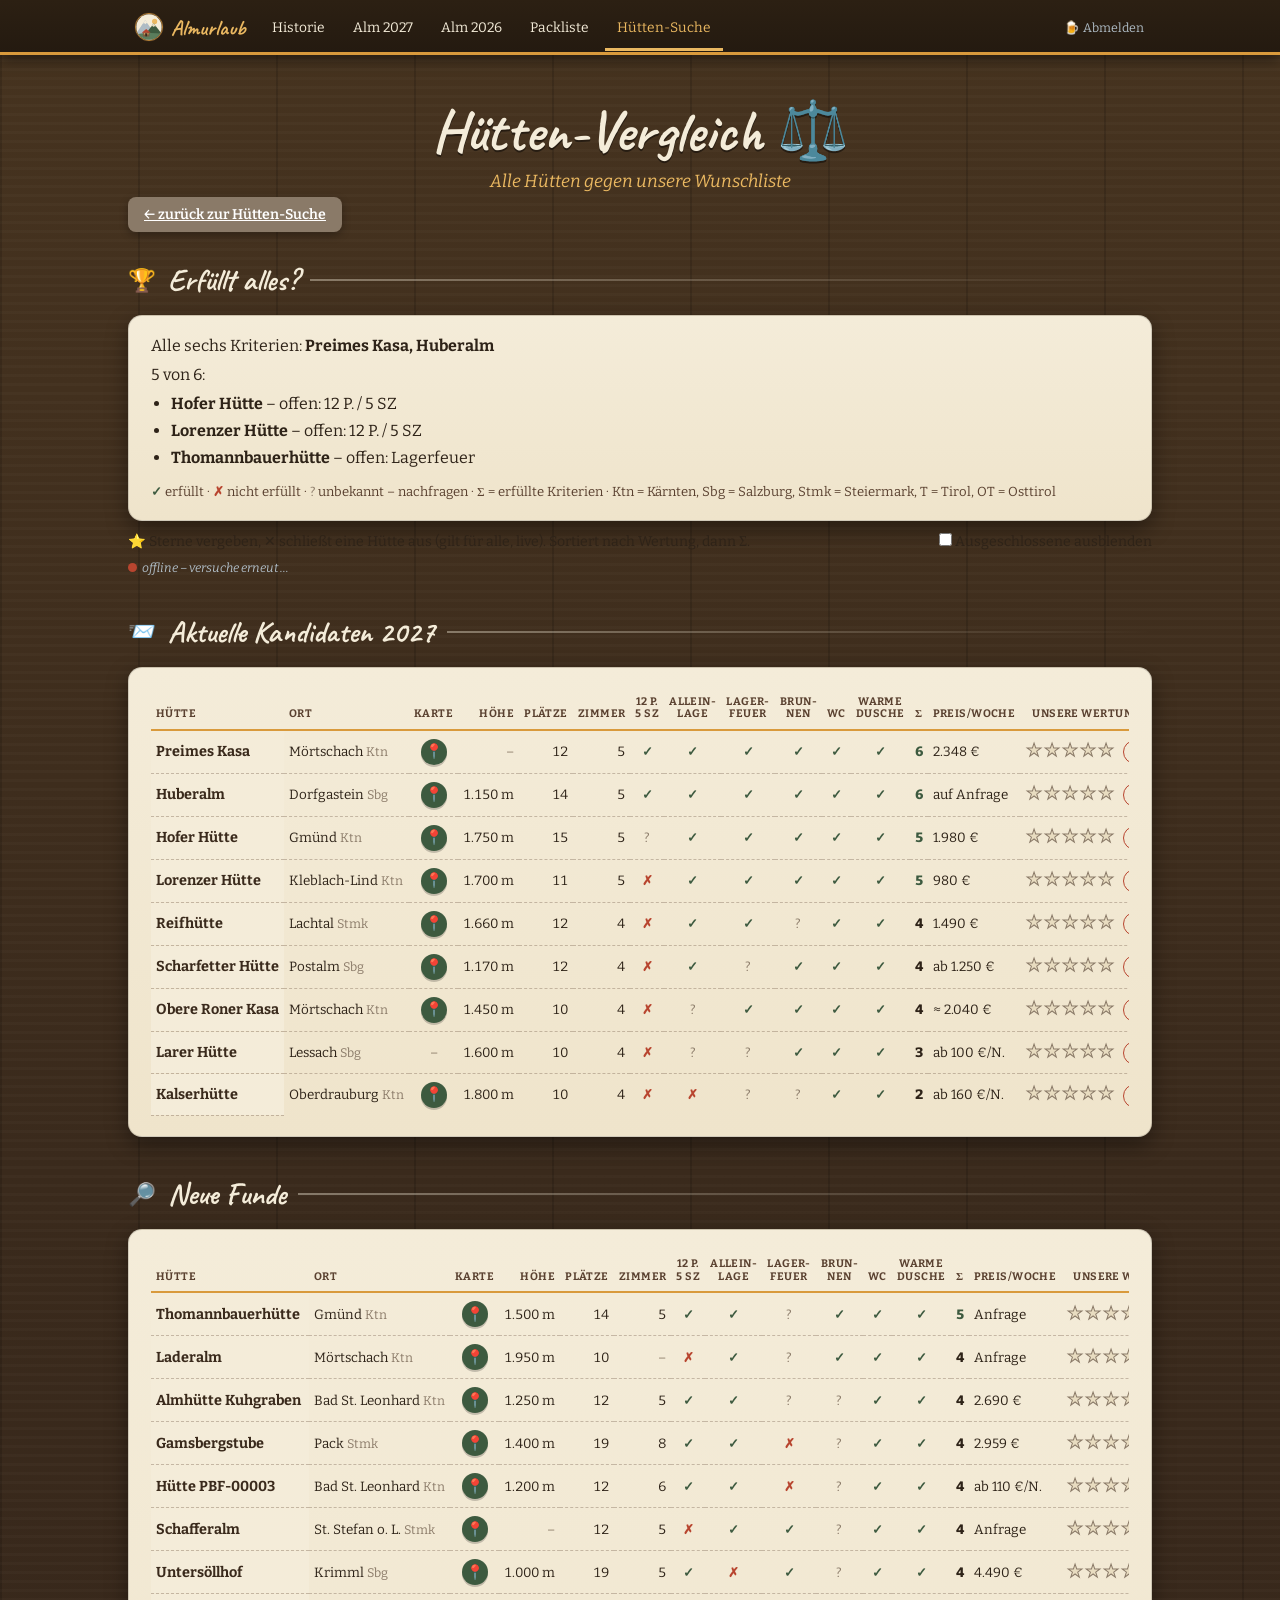
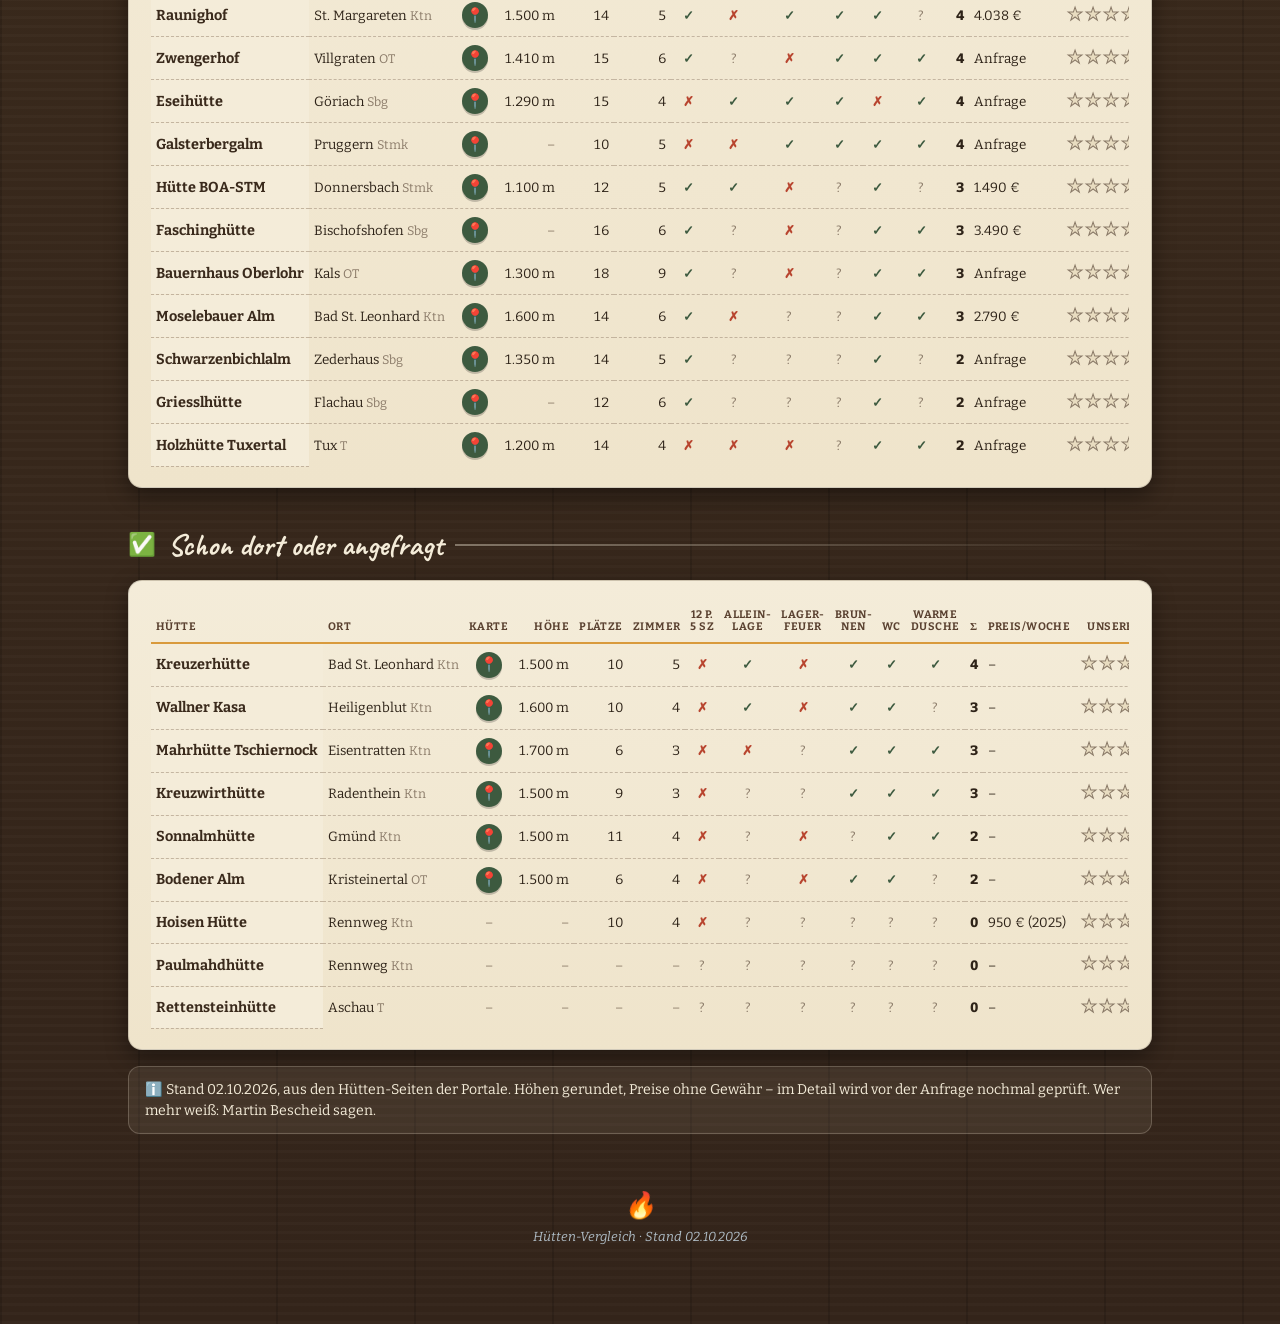
<file: huettenvergleich.html>
<!DOCTYPE html>
<html lang="de">
<head>
<meta charset="UTF-8">
<meta name="viewport" content="width=device-width, initial-scale=1.0">
<link rel="icon" href="logo.svg" type="image/svg+xml">
<link rel="icon" href="favicon.ico" sizes="48x48">
<link rel="apple-touch-icon" href="apple-touch-icon.png">
<title>Hütten-Vergleich – Urlaub auf der Alm</title>
<meta name="robots" content="noindex">
<link rel="preconnect" href="https://fonts.googleapis.com">
<link rel="preconnect" href="https://fonts.gstatic.com" crossorigin>
<link href="https://fonts.googleapis.com/css2?family=Bitter:wght@400;600;800&family=Caveat:wght@500;700&display=swap" rel="stylesheet">
<link rel="stylesheet" href="alm.css">
<style>
  .vergleich{font-size:.84rem}
  .vergleich th,.vergleich td{white-space:nowrap;padding:8px 5px}
  .vergleich thead th{vertical-align:bottom;line-height:1.15;letter-spacing:.04em;font-size:.68rem}
  .vergleich .mitte{text-align:center}
  .vergleich tbody th{text-align:left;text-transform:none;letter-spacing:0;font-size:.9rem;font-weight:700;
    position:sticky;left:0;background:var(--creme);border-bottom:1px dashed rgba(90,65,48,.3)}
  .vergleich tbody th a{color:var(--holz-dunkel);text-decoration:none}
  .vergleich tbody th a:hover{text-decoration:underline}
  .vergleich .land{color:var(--holz-grau);font-size:.78rem}
  .vergleich .leer{color:var(--holz-grau)}
  .vergleich td.k,.vergleich th.k{text-align:center;font-weight:700;width:2.8em}
  .vergleich td.ok{color:var(--tanne)}
  .vergleich td.nein{color:var(--geranie)}
  .vergleich td.offen{color:var(--holz-grau);font-weight:400}
  .vergleich td.punkte{font-weight:800}
  .vergleich tr.p6 td.punkte,.vergleich tr.p5 td.punkte{color:var(--tanne)}
  .karte-knopf{display:inline-flex;align-items:center;justify-content:center;width:26px;height:26px;border-radius:50%;
    background:var(--tanne);text-decoration:none;font-size:.9rem;box-shadow:0 2px 0 rgba(0,0,0,.2)}
  .karte-knopf:hover{background:var(--tanne-hell)}
  .legende{font-size:.82rem;color:var(--holz);margin-top:12px}
  .vergleich td.wertung{text-align:center}
  .vergleich .stern,.vergleich .raus-knopf{background:none;border:0;cursor:pointer;font:inherit;padding:2px 1px;line-height:1}
  .vergleich .stern{font-size:1.15rem;color:var(--creme-dunkel);-webkit-text-stroke:1px var(--holz-grau)}
  .vergleich .stern.an{color:var(--schwammerl);-webkit-text-stroke:1px var(--holz)}
  .vergleich .sterne:hover .stern{color:var(--schwammerl-hell)}
  .vergleich .sterne .stern:hover~.stern{color:var(--creme-dunkel)}
  .vergleich .raus-knopf{margin-left:8px;width:24px;height:24px;border-radius:50%;color:var(--geranie);
    border:1.5px solid var(--geranie);font-weight:700;font-size:.8rem}
  .vergleich .raus-knopf:hover{background:var(--geranie);color:var(--creme)}
  .vergleich .grund{font-size:.74rem;font-weight:400;color:var(--geranie);white-space:normal;max-width:16em}
  .vergleich tr.raus td:not(.wertung){opacity:.4}
  .vergleich tr.raus .name,.vergleich tr.raus .name a{text-decoration:line-through;color:var(--holz-grau)}
  .vergleich tr.raus td.wertung .sterne{visibility:hidden}
  .vergleich tr.raus .raus-knopf{color:var(--tanne);border-color:var(--tanne)}
  .vergleich tr.raus .raus-knopf:hover{background:var(--tanne);color:var(--creme)}
  .ohne-raus .vergleich tr.raus{display:none}
  .wertung-leiste{display:flex;flex-wrap:wrap;gap:10px 18px;align-items:center;justify-content:space-between;margin-top:12px;font-size:.88rem}
  .wertung-leiste label{cursor:pointer}
</style>
</head>
<body>

<nav class="alm-nav" aria-label="Hauptnavigation">
  <div class="nav-innen">
    <a class="logo" href="index.html"><img src="logo.svg" alt="" width="30" height="30">Almurlaub</a>
    <a class="nav-link" href="index.html">Historie</a>
    <a class="nav-link" href="2027/index.html">Alm 2027</a>
    <a class="nav-link" href="2026/index.html">Alm 2026</a>
    <a class="nav-link" href="packliste.html">Packliste</a>
    <a class="nav-link aktiv" href="huettensuche.html">Hütten-Suche</a>
    <a class="nav-link abmelden" href="logout.php" title="Abmelden – zurück zur Bierparole">🍺 Abmelden</a>
  </div>
</nav>

<header class="seitenkopf">
  <h1>Hütten-Vergleich ⚖️</h1>
  <div class="untertitel">Alle Hütten gegen unsere Wunschliste</div>
</header>

<main class="wrap">

  <p style="margin-top:6px"><a class="btn sekundaer" href="huettensuche.html">← zurück zur Hütten-Suche</a></p>

  <section>
    <div class="sek-titel"><span class="em">🏆</span><h2>Erfüllt alles?</h2><div class="linie"></div></div>
    <div class="karte">
      <p>Alle sechs Kriterien: <strong>Preimes Kasa, Huberalm</strong></p>
      <p style="margin-top:10px">5 von 6:</p>
      <ul style="margin:6px 0 0 20px;line-height:1.7"><li><strong>Hofer Hütte</strong> – offen: 12 P. / 5 SZ</li><li><strong>Lorenzer Hütte</strong> – offen: 12 P. / 5 SZ</li><li><strong>Thomannbauerhütte</strong> – offen: Lagerfeuer</li></ul>
      <p class="legende"><span style="color:var(--tanne);font-weight:700">✓</span> erfüllt ·
        <span style="color:var(--geranie);font-weight:700">✗</span> nicht erfüllt ·
        <span style="color:var(--holz-grau)">?</span> unbekannt – nachfragen · Σ = erfüllte Kriterien ·
        Ktn = Kärnten, Sbg = Salzburg, Stmk = Steiermark, T = Tirol, OT = Osttirol</p>
    </div>
  </section>

  <div class="wertung-leiste">
    <span>⭐ Sterne vergeben, ✕ schließt eine Hütte aus (gilt für alle, live). Sortiert nach Wertung, dann Σ.</span>
    <label><input type="checkbox" id="raus-aus"> Ausgeschlossene ausblenden</label>
    <span class="sync-status" id="sync"><span class="punkt"></span>verbinde …</span>
  </div>

  <section>
    <div class="sek-titel"><span class="em">📨</span><h2>Aktuelle Kandidaten 2027</h2><div class="linie"></div></div>
    <div class="karte"><div class="tab-scroll">
      <table class="tabelle vergleich">
        <thead><tr><th>Hütte</th><th>Ort</th><th class="mitte">Karte</th><th class="zahl">Höhe</th>
          <th class="zahl">Plätze</th><th class="zahl">Zimmer</th><th class="k" title="12 P. / 5 SZ">12&nbsp;P.<br>5&nbsp;SZ</th><th class="k" title="Alleinlage">Allein-<br>lage</th><th class="k" title="Lagerfeuer">Lager-<br>feuer</th><th class="k" title="Brunnen">Brun-<br>nen</th><th class="k" title="WC">WC</th><th class="k" title="warme Dusche">warme<br>Dusche</th><th class="zahl" title="erfüllte Kriterien">Σ</th>
          <th>Preis/Woche</th><th class="mitte">Unsere Wertung</th></tr></thead>
        <tbody><tr class="p6" data-id="preimes-kasa" data-sigma="6"><th scope="row"><span class="name"><a href="https://www.airbnb.de/rooms/1175192828385082031" target="_blank" rel="noopener">Preimes Kasa</a></span><div class="grund"></div></th><td>Mörtschach <span class="land">Ktn</span></td><td class="mitte"><a class="karte-knopf" href="https://www.openstreetmap.org/?mlat=46.927&amp;mlon=12.874#map=14/46.927/12.874" target="_blank" rel="noopener" title="Preimes Kasa auf der Karte" aria-label="Preimes Kasa auf der Karte">📍</a></td><td class="zahl"><span class="leer">–</span></td><td class="zahl">12</td><td class="zahl">5</td><td class="k ok">✓</td><td class="k ok">✓</td><td class="k ok">✓</td><td class="k ok">✓</td><td class="k ok">✓</td><td class="k ok">✓</td><td class="zahl punkte">6</td><td>2.348 €</td><td class="wertung"><span class="sterne"><button type="button" class="stern" data-n="1" aria-label="1 von 5">★</button><button type="button" class="stern" data-n="2" aria-label="2 von 5">★</button><button type="button" class="stern" data-n="3" aria-label="3 von 5">★</button><button type="button" class="stern" data-n="4" aria-label="4 von 5">★</button><button type="button" class="stern" data-n="5" aria-label="5 von 5">★</button></span><button type="button" class="raus-knopf" title="ausschließen">✕</button></td></tr><tr class="p6" data-id="huberalm" data-sigma="6"><th scope="row"><span class="name"><a href="https://www.huettenpartner.com/huetten/gasteinertal/dor_sbg.html" target="_blank" rel="noopener">Huberalm</a></span><div class="grund"></div></th><td>Dorfgastein <span class="land">Sbg</span></td><td class="mitte"><a class="karte-knopf" href="https://www.openstreetmap.org/?mlat=47.2768&amp;mlon=13.0659#map=14/47.2768/13.0659" target="_blank" rel="noopener" title="Huberalm auf der Karte" aria-label="Huberalm auf der Karte">📍</a></td><td class="zahl">1.150 m</td><td class="zahl">14</td><td class="zahl">5</td><td class="k ok">✓</td><td class="k ok">✓</td><td class="k ok">✓</td><td class="k ok">✓</td><td class="k ok">✓</td><td class="k ok">✓</td><td class="zahl punkte">6</td><td>auf Anfrage</td><td class="wertung"><span class="sterne"><button type="button" class="stern" data-n="1" aria-label="1 von 5">★</button><button type="button" class="stern" data-n="2" aria-label="2 von 5">★</button><button type="button" class="stern" data-n="3" aria-label="3 von 5">★</button><button type="button" class="stern" data-n="4" aria-label="4 von 5">★</button><button type="button" class="stern" data-n="5" aria-label="5 von 5">★</button></span><button type="button" class="raus-knopf" title="ausschließen">✕</button></td></tr><tr class="p5" data-id="hofer-huette" data-sigma="5"><th scope="row"><span class="name"><a href="https://www.huettenland.com/huette/1580/Hofer-Huette-in-den-Nockbergen/" target="_blank" rel="noopener">Hofer Hütte</a></span><div class="grund"></div></th><td>Gmünd <span class="land">Ktn</span></td><td class="mitte"><a class="karte-knopf" href="https://www.openstreetmap.org/?mlat=46.8686&amp;mlon=13.5778#map=14/46.8686/13.5778" target="_blank" rel="noopener" title="Hofer Hütte auf der Karte" aria-label="Hofer Hütte auf der Karte">📍</a></td><td class="zahl">1.750 m</td><td class="zahl">15</td><td class="zahl">5</td><td class="k offen">?</td><td class="k ok">✓</td><td class="k ok">✓</td><td class="k ok">✓</td><td class="k ok">✓</td><td class="k ok">✓</td><td class="zahl punkte">5</td><td>1.980 €</td><td class="wertung"><span class="sterne"><button type="button" class="stern" data-n="1" aria-label="1 von 5">★</button><button type="button" class="stern" data-n="2" aria-label="2 von 5">★</button><button type="button" class="stern" data-n="3" aria-label="3 von 5">★</button><button type="button" class="stern" data-n="4" aria-label="4 von 5">★</button><button type="button" class="stern" data-n="5" aria-label="5 von 5">★</button></span><button type="button" class="raus-knopf" title="ausschließen">✕</button></td></tr><tr class="p5" data-id="lorenzer-huette" data-sigma="5"><th scope="row"><span class="name"><a href="https://www.bergwelten.com/t/b/23018" target="_blank" rel="noopener">Lorenzer Hütte</a></span><div class="grund"></div></th><td>Kleblach-Lind <span class="land">Ktn</span></td><td class="mitte"><a class="karte-knopf" href="https://www.openstreetmap.org/?mlat=46.766&amp;mlon=13.366#map=14/46.766/13.366" target="_blank" rel="noopener" title="Lorenzer Hütte auf der Karte" aria-label="Lorenzer Hütte auf der Karte">📍</a></td><td class="zahl">1.700 m</td><td class="zahl">11</td><td class="zahl">5</td><td class="k nein">✗</td><td class="k ok">✓</td><td class="k ok">✓</td><td class="k ok">✓</td><td class="k ok">✓</td><td class="k ok">✓</td><td class="zahl punkte">5</td><td>980 €</td><td class="wertung"><span class="sterne"><button type="button" class="stern" data-n="1" aria-label="1 von 5">★</button><button type="button" class="stern" data-n="2" aria-label="2 von 5">★</button><button type="button" class="stern" data-n="3" aria-label="3 von 5">★</button><button type="button" class="stern" data-n="4" aria-label="4 von 5">★</button><button type="button" class="stern" data-n="5" aria-label="5 von 5">★</button></span><button type="button" class="raus-knopf" title="ausschließen">✕</button></td></tr><tr class="p4" data-id="reifhuette" data-sigma="4"><th scope="row"><span class="name"><a href="https://www.huettenpartner.com/huetten/lachtal/rei_stm.html" target="_blank" rel="noopener">Reifhütte</a></span><div class="grund"></div></th><td>Lachtal <span class="land">Stmk</span></td><td class="mitte"><a class="karte-knopf" href="https://www.openstreetmap.org/?mlat=47.2514&amp;mlon=14.3529#map=14/47.2514/14.3529" target="_blank" rel="noopener" title="Reifhütte auf der Karte" aria-label="Reifhütte auf der Karte">📍</a></td><td class="zahl">1.660 m</td><td class="zahl">12</td><td class="zahl">4</td><td class="k nein">✗</td><td class="k ok">✓</td><td class="k ok">✓</td><td class="k offen">?</td><td class="k ok">✓</td><td class="k ok">✓</td><td class="zahl punkte">4</td><td>1.490 €</td><td class="wertung"><span class="sterne"><button type="button" class="stern" data-n="1" aria-label="1 von 5">★</button><button type="button" class="stern" data-n="2" aria-label="2 von 5">★</button><button type="button" class="stern" data-n="3" aria-label="3 von 5">★</button><button type="button" class="stern" data-n="4" aria-label="4 von 5">★</button><button type="button" class="stern" data-n="5" aria-label="5 von 5">★</button></span><button type="button" class="raus-knopf" title="ausschließen">✕</button></td></tr><tr class="p4" data-id="scharfetter-huette" data-sigma="4"><th scope="row"><span class="name"><a href="https://www.huettenpartner.com/huetten/abtenau/jos_sbg.html" target="_blank" rel="noopener">Scharfetter Hütte</a></span><div class="grund"></div></th><td>Postalm <span class="land">Sbg</span></td><td class="mitte"><a class="karte-knopf" href="https://www.openstreetmap.org/?mlat=47.635604&amp;mlon=13.413717#map=14/47.635604/13.413717" target="_blank" rel="noopener" title="Scharfetter Hütte auf der Karte" aria-label="Scharfetter Hütte auf der Karte">📍</a></td><td class="zahl">1.170 m</td><td class="zahl">12</td><td class="zahl">4</td><td class="k nein">✗</td><td class="k ok">✓</td><td class="k offen">?</td><td class="k ok">✓</td><td class="k ok">✓</td><td class="k ok">✓</td><td class="zahl punkte">4</td><td>ab 1.250 €</td><td class="wertung"><span class="sterne"><button type="button" class="stern" data-n="1" aria-label="1 von 5">★</button><button type="button" class="stern" data-n="2" aria-label="2 von 5">★</button><button type="button" class="stern" data-n="3" aria-label="3 von 5">★</button><button type="button" class="stern" data-n="4" aria-label="4 von 5">★</button><button type="button" class="stern" data-n="5" aria-label="5 von 5">★</button></span><button type="button" class="raus-knopf" title="ausschließen">✕</button></td></tr><tr class="p4" data-id="obere-roner-kasa" data-sigma="4"><th scope="row"><span class="name"><a href="https://www.urlaubambauernhof.at/de/hoefe/ronerkasa" target="_blank" rel="noopener">Obere Roner Kasa</a></span><div class="grund"></div></th><td>Mörtschach <span class="land">Ktn</span></td><td class="mitte"><a class="karte-knopf" href="https://www.openstreetmap.org/?mlat=46.9205&amp;mlon=12.8983#map=14/46.9205/12.8983" target="_blank" rel="noopener" title="Obere Roner Kasa auf der Karte" aria-label="Obere Roner Kasa auf der Karte">📍</a></td><td class="zahl">1.450 m</td><td class="zahl">10</td><td class="zahl">4</td><td class="k nein">✗</td><td class="k offen">?</td><td class="k ok">✓</td><td class="k ok">✓</td><td class="k ok">✓</td><td class="k ok">✓</td><td class="zahl punkte">4</td><td>≈ 2.040 €</td><td class="wertung"><span class="sterne"><button type="button" class="stern" data-n="1" aria-label="1 von 5">★</button><button type="button" class="stern" data-n="2" aria-label="2 von 5">★</button><button type="button" class="stern" data-n="3" aria-label="3 von 5">★</button><button type="button" class="stern" data-n="4" aria-label="4 von 5">★</button><button type="button" class="stern" data-n="5" aria-label="5 von 5">★</button></span><button type="button" class="raus-knopf" title="ausschließen">✕</button></td></tr><tr class="p3" data-id="larer-huette" data-sigma="3"><th scope="row"><span class="name"><a href="https://www.larerhuette.at/" target="_blank" rel="noopener">Larer Hütte</a></span><div class="grund"></div></th><td>Lessach <span class="land">Sbg</span></td><td class="mitte"><span class="leer">–</span></td><td class="zahl">1.600 m</td><td class="zahl">10</td><td class="zahl">4</td><td class="k nein">✗</td><td class="k offen">?</td><td class="k offen">?</td><td class="k ok">✓</td><td class="k ok">✓</td><td class="k ok">✓</td><td class="zahl punkte">3</td><td>ab 100 €/N.</td><td class="wertung"><span class="sterne"><button type="button" class="stern" data-n="1" aria-label="1 von 5">★</button><button type="button" class="stern" data-n="2" aria-label="2 von 5">★</button><button type="button" class="stern" data-n="3" aria-label="3 von 5">★</button><button type="button" class="stern" data-n="4" aria-label="4 von 5">★</button><button type="button" class="stern" data-n="5" aria-label="5 von 5">★</button></span><button type="button" class="raus-knopf" title="ausschließen">✕</button></td></tr><tr class="p2" data-id="kalserhuette" data-sigma="2"><th scope="row"><span class="name"><a href="https://xn--kalserhtte-geb.at/" target="_blank" rel="noopener">Kalserhütte</a></span><div class="grund"></div></th><td>Oberdrauburg <span class="land">Ktn</span></td><td class="mitte"><a class="karte-knopf" href="https://www.openstreetmap.org/?mlat=46.7613&amp;mlon=12.9224#map=14/46.7613/12.9224" target="_blank" rel="noopener" title="Kalserhütte auf der Karte" aria-label="Kalserhütte auf der Karte">📍</a></td><td class="zahl">1.800 m</td><td class="zahl">10</td><td class="zahl">4</td><td class="k nein">✗</td><td class="k nein">✗</td><td class="k offen">?</td><td class="k offen">?</td><td class="k ok">✓</td><td class="k ok">✓</td><td class="zahl punkte">2</td><td>ab 160 €/N.</td><td class="wertung"><span class="sterne"><button type="button" class="stern" data-n="1" aria-label="1 von 5">★</button><button type="button" class="stern" data-n="2" aria-label="2 von 5">★</button><button type="button" class="stern" data-n="3" aria-label="3 von 5">★</button><button type="button" class="stern" data-n="4" aria-label="4 von 5">★</button><button type="button" class="stern" data-n="5" aria-label="5 von 5">★</button></span><button type="button" class="raus-knopf" title="ausschließen">✕</button></td></tr></tbody>
      </table>
    </div></div>
  </section>

  <section>
    <div class="sek-titel"><span class="em">🔎</span><h2>Neue Funde</h2><div class="linie"></div></div>
    <div class="karte"><div class="tab-scroll">
      <table class="tabelle vergleich">
        <thead><tr><th>Hütte</th><th>Ort</th><th class="mitte">Karte</th><th class="zahl">Höhe</th>
          <th class="zahl">Plätze</th><th class="zahl">Zimmer</th><th class="k" title="12 P. / 5 SZ">12&nbsp;P.<br>5&nbsp;SZ</th><th class="k" title="Alleinlage">Allein-<br>lage</th><th class="k" title="Lagerfeuer">Lager-<br>feuer</th><th class="k" title="Brunnen">Brun-<br>nen</th><th class="k" title="WC">WC</th><th class="k" title="warme Dusche">warme<br>Dusche</th><th class="zahl" title="erfüllte Kriterien">Σ</th>
          <th>Preis/Woche</th><th class="mitte">Unsere Wertung</th></tr></thead>
        <tbody><tr class="p5" data-id="thomannbauerhuette" data-sigma="5"><th scope="row"><span class="name"><a href="https://www.urlaubambauernhof.at/de/hoefe/thomannbauerhuette" target="_blank" rel="noopener">Thomannbauerhütte</a></span><div class="grund"></div></th><td>Gmünd <span class="land">Ktn</span></td><td class="mitte"><a class="karte-knopf" href="https://www.openstreetmap.org/?mlat=46.8971&amp;mlon=13.5948#map=14/46.8971/13.5948" target="_blank" rel="noopener" title="Thomannbauerhütte auf der Karte" aria-label="Thomannbauerhütte auf der Karte">📍</a></td><td class="zahl">1.500 m</td><td class="zahl">14</td><td class="zahl">5</td><td class="k ok">✓</td><td class="k ok">✓</td><td class="k offen">?</td><td class="k ok">✓</td><td class="k ok">✓</td><td class="k ok">✓</td><td class="zahl punkte">5</td><td>Anfrage</td><td class="wertung"><span class="sterne"><button type="button" class="stern" data-n="1" aria-label="1 von 5">★</button><button type="button" class="stern" data-n="2" aria-label="2 von 5">★</button><button type="button" class="stern" data-n="3" aria-label="3 von 5">★</button><button type="button" class="stern" data-n="4" aria-label="4 von 5">★</button><button type="button" class="stern" data-n="5" aria-label="5 von 5">★</button></span><button type="button" class="raus-knopf" title="ausschließen">✕</button></td></tr><tr class="p4" data-id="laderalm" data-sigma="4"><th scope="row"><span class="name"><a href="https://www.urlaubambauernhof.at/de/hoefe/almhuette-laderalm" target="_blank" rel="noopener">Laderalm</a></span><div class="grund"></div></th><td>Mörtschach <span class="land">Ktn</span></td><td class="mitte"><a class="karte-knopf" href="https://www.openstreetmap.org/?mlat=46.90906&amp;mlon=12.89108#map=14/46.90906/12.89108" target="_blank" rel="noopener" title="Laderalm auf der Karte" aria-label="Laderalm auf der Karte">📍</a></td><td class="zahl">1.950 m</td><td class="zahl">10</td><td class="zahl"><span class="leer">–</span></td><td class="k nein">✗</td><td class="k ok">✓</td><td class="k offen">?</td><td class="k ok">✓</td><td class="k ok">✓</td><td class="k ok">✓</td><td class="zahl punkte">4</td><td>Anfrage</td><td class="wertung"><span class="sterne"><button type="button" class="stern" data-n="1" aria-label="1 von 5">★</button><button type="button" class="stern" data-n="2" aria-label="2 von 5">★</button><button type="button" class="stern" data-n="3" aria-label="3 von 5">★</button><button type="button" class="stern" data-n="4" aria-label="4 von 5">★</button><button type="button" class="stern" data-n="5" aria-label="5 von 5">★</button></span><button type="button" class="raus-knopf" title="ausschließen">✕</button></td></tr><tr class="p4" data-id="almhuette-kuhgraben" data-sigma="4"><th scope="row"><span class="name"><a href="https://www.huetten.com/de/huette/almhuette-kuhgraben-rt30204.html" target="_blank" rel="noopener">Almhütte Kuhgraben</a></span><div class="grund"></div></th><td>Bad St. Leonhard <span class="land">Ktn</span></td><td class="mitte"><a class="karte-knopf" href="https://www.openstreetmap.org/?mlat=46.9528&amp;mlon=14.7119#map=14/46.9528/14.7119" target="_blank" rel="noopener" title="Almhütte Kuhgraben auf der Karte" aria-label="Almhütte Kuhgraben auf der Karte">📍</a></td><td class="zahl">1.250 m</td><td class="zahl">12</td><td class="zahl">5</td><td class="k ok">✓</td><td class="k ok">✓</td><td class="k offen">?</td><td class="k offen">?</td><td class="k ok">✓</td><td class="k ok">✓</td><td class="zahl punkte">4</td><td>2.690 €</td><td class="wertung"><span class="sterne"><button type="button" class="stern" data-n="1" aria-label="1 von 5">★</button><button type="button" class="stern" data-n="2" aria-label="2 von 5">★</button><button type="button" class="stern" data-n="3" aria-label="3 von 5">★</button><button type="button" class="stern" data-n="4" aria-label="4 von 5">★</button><button type="button" class="stern" data-n="5" aria-label="5 von 5">★</button></span><button type="button" class="raus-knopf" title="ausschließen">✕</button></td></tr><tr class="p4" data-id="gamsbergstube" data-sigma="4"><th scope="row"><span class="name"><a href="https://www.huetten.com/de/huette/gamsbergstube-rt34542.html" target="_blank" rel="noopener">Gamsbergstube</a></span><div class="grund"></div></th><td>Pack <span class="land">Stmk</span></td><td class="mitte"><a class="karte-knopf" href="https://www.openstreetmap.org/?mlat=46.9258&amp;mlon=15.0166#map=14/46.9258/15.0166" target="_blank" rel="noopener" title="Gamsbergstube auf der Karte" aria-label="Gamsbergstube auf der Karte">📍</a></td><td class="zahl">1.400 m</td><td class="zahl">19</td><td class="zahl">8</td><td class="k ok">✓</td><td class="k ok">✓</td><td class="k nein">✗</td><td class="k offen">?</td><td class="k ok">✓</td><td class="k ok">✓</td><td class="zahl punkte">4</td><td>2.959 €</td><td class="wertung"><span class="sterne"><button type="button" class="stern" data-n="1" aria-label="1 von 5">★</button><button type="button" class="stern" data-n="2" aria-label="2 von 5">★</button><button type="button" class="stern" data-n="3" aria-label="3 von 5">★</button><button type="button" class="stern" data-n="4" aria-label="4 von 5">★</button><button type="button" class="stern" data-n="5" aria-label="5 von 5">★</button></span><button type="button" class="raus-knopf" title="ausschließen">✕</button></td></tr><tr class="p4" data-id="huette-pbf-00003" data-sigma="4"><th scope="row"><span class="name"><a href="https://www.kaernten-ferienwohnungen.com/huette-pbf-00003/" target="_blank" rel="noopener">Hütte PBF-00003</a></span><div class="grund"></div></th><td>Bad St. Leonhard <span class="land">Ktn</span></td><td class="mitte"><a class="karte-knopf" href="https://www.openstreetmap.org/?mlat=46.9557&amp;mlon=14.7646#map=14/46.9557/14.7646" target="_blank" rel="noopener" title="Hütte PBF-00003 auf der Karte" aria-label="Hütte PBF-00003 auf der Karte">📍</a></td><td class="zahl">1.200 m</td><td class="zahl">12</td><td class="zahl">6</td><td class="k ok">✓</td><td class="k ok">✓</td><td class="k nein">✗</td><td class="k offen">?</td><td class="k ok">✓</td><td class="k ok">✓</td><td class="zahl punkte">4</td><td>ab 110 €/N.</td><td class="wertung"><span class="sterne"><button type="button" class="stern" data-n="1" aria-label="1 von 5">★</button><button type="button" class="stern" data-n="2" aria-label="2 von 5">★</button><button type="button" class="stern" data-n="3" aria-label="3 von 5">★</button><button type="button" class="stern" data-n="4" aria-label="4 von 5">★</button><button type="button" class="stern" data-n="5" aria-label="5 von 5">★</button></span><button type="button" class="raus-knopf" title="ausschließen">✕</button></td></tr><tr class="p4" data-id="schafferalm" data-sigma="4"><th scope="row"><span class="name"><a href="https://www.urlaubambauernhof.at/de/hoefe/schafferalm" target="_blank" rel="noopener">Schafferalm</a></span><div class="grund"></div></th><td>St. Stefan o. L. <span class="land">Stmk</span></td><td class="mitte"><a class="karte-knopf" href="https://www.openstreetmap.org/?mlat=47.3529&amp;mlon=14.9373#map=14/47.3529/14.9373" target="_blank" rel="noopener" title="Schafferalm auf der Karte" aria-label="Schafferalm auf der Karte">📍</a></td><td class="zahl"><span class="leer">–</span></td><td class="zahl">12</td><td class="zahl">5</td><td class="k nein">✗</td><td class="k ok">✓</td><td class="k ok">✓</td><td class="k offen">?</td><td class="k ok">✓</td><td class="k ok">✓</td><td class="zahl punkte">4</td><td>Anfrage</td><td class="wertung"><span class="sterne"><button type="button" class="stern" data-n="1" aria-label="1 von 5">★</button><button type="button" class="stern" data-n="2" aria-label="2 von 5">★</button><button type="button" class="stern" data-n="3" aria-label="3 von 5">★</button><button type="button" class="stern" data-n="4" aria-label="4 von 5">★</button><button type="button" class="stern" data-n="5" aria-label="5 von 5">★</button></span><button type="button" class="raus-knopf" title="ausschließen">✕</button></td></tr><tr class="p4" data-id="untersoellhof" data-sigma="4"><th scope="row"><span class="name"><a href="https://www.huetten.com/de/huette/untersoellhof-rt45507.html" target="_blank" rel="noopener">Untersöllhof</a></span><div class="grund"></div></th><td>Krimml <span class="land">Sbg</span></td><td class="mitte"><a class="karte-knopf" href="https://www.openstreetmap.org/?mlat=47.2263&amp;mlon=12.1821#map=14/47.2263/12.1821" target="_blank" rel="noopener" title="Untersöllhof auf der Karte" aria-label="Untersöllhof auf der Karte">📍</a></td><td class="zahl">1.000 m</td><td class="zahl">19</td><td class="zahl">5</td><td class="k ok">✓</td><td class="k nein">✗</td><td class="k ok">✓</td><td class="k offen">?</td><td class="k ok">✓</td><td class="k ok">✓</td><td class="zahl punkte">4</td><td>4.490 €</td><td class="wertung"><span class="sterne"><button type="button" class="stern" data-n="1" aria-label="1 von 5">★</button><button type="button" class="stern" data-n="2" aria-label="2 von 5">★</button><button type="button" class="stern" data-n="3" aria-label="3 von 5">★</button><button type="button" class="stern" data-n="4" aria-label="4 von 5">★</button><button type="button" class="stern" data-n="5" aria-label="5 von 5">★</button></span><button type="button" class="raus-knopf" title="ausschließen">✕</button></td></tr><tr class="p4" data-id="raunighof" data-sigma="4"><th scope="row"><span class="name"><a href="https://www.urlaubambauernhof.at/de/hoefe/raunighof" target="_blank" rel="noopener">Raunighof</a></span><div class="grund"></div></th><td>St. Margareten <span class="land">Ktn</span></td><td class="mitte"><a class="karte-knopf" href="https://www.openstreetmap.org/?mlat=46.5364&amp;mlon=14.4593#map=14/46.5364/14.4593" target="_blank" rel="noopener" title="Raunighof auf der Karte" aria-label="Raunighof auf der Karte">📍</a></td><td class="zahl">1.500 m</td><td class="zahl">14</td><td class="zahl">5</td><td class="k ok">✓</td><td class="k nein">✗</td><td class="k ok">✓</td><td class="k ok">✓</td><td class="k ok">✓</td><td class="k offen">?</td><td class="zahl punkte">4</td><td>4.038 €</td><td class="wertung"><span class="sterne"><button type="button" class="stern" data-n="1" aria-label="1 von 5">★</button><button type="button" class="stern" data-n="2" aria-label="2 von 5">★</button><button type="button" class="stern" data-n="3" aria-label="3 von 5">★</button><button type="button" class="stern" data-n="4" aria-label="4 von 5">★</button><button type="button" class="stern" data-n="5" aria-label="5 von 5">★</button></span><button type="button" class="raus-knopf" title="ausschließen">✕</button></td></tr><tr class="p4" data-id="zwengerhof" data-sigma="4"><th scope="row"><span class="name"><a href="https://www.huettenland.com/huette/891/Zwengerhof-Villgratental-in-Osttirol/" target="_blank" rel="noopener">Zwengerhof</a></span><div class="grund"></div></th><td>Villgraten <span class="land">OT</span></td><td class="mitte"><a class="karte-knopf" href="https://www.openstreetmap.org/?mlat=46.8150&amp;mlon=12.3395#map=14/46.8150/12.3395" target="_blank" rel="noopener" title="Zwengerhof auf der Karte" aria-label="Zwengerhof auf der Karte">📍</a></td><td class="zahl">1.410 m</td><td class="zahl">15</td><td class="zahl">6</td><td class="k ok">✓</td><td class="k offen">?</td><td class="k nein">✗</td><td class="k ok">✓</td><td class="k ok">✓</td><td class="k ok">✓</td><td class="zahl punkte">4</td><td>Anfrage</td><td class="wertung"><span class="sterne"><button type="button" class="stern" data-n="1" aria-label="1 von 5">★</button><button type="button" class="stern" data-n="2" aria-label="2 von 5">★</button><button type="button" class="stern" data-n="3" aria-label="3 von 5">★</button><button type="button" class="stern" data-n="4" aria-label="4 von 5">★</button><button type="button" class="stern" data-n="5" aria-label="5 von 5">★</button></span><button type="button" class="raus-knopf" title="ausschließen">✕</button></td></tr><tr class="p4" data-id="eseihuette" data-sigma="4"><th scope="row"><span class="name"><a href="https://www.urlaubambauernhof.at/de/hoefe/eseihuette" target="_blank" rel="noopener">Eseihütte</a></span><div class="grund"></div></th><td>Göriach <span class="land">Sbg</span></td><td class="mitte"><a class="karte-knopf" href="https://www.openstreetmap.org/?mlat=47.2068&amp;mlon=13.7552#map=14/47.2068/13.7552" target="_blank" rel="noopener" title="Eseihütte auf der Karte" aria-label="Eseihütte auf der Karte">📍</a></td><td class="zahl">1.290 m</td><td class="zahl">15</td><td class="zahl">4</td><td class="k nein">✗</td><td class="k ok">✓</td><td class="k ok">✓</td><td class="k ok">✓</td><td class="k nein">✗</td><td class="k ok">✓</td><td class="zahl punkte">4</td><td>Anfrage</td><td class="wertung"><span class="sterne"><button type="button" class="stern" data-n="1" aria-label="1 von 5">★</button><button type="button" class="stern" data-n="2" aria-label="2 von 5">★</button><button type="button" class="stern" data-n="3" aria-label="3 von 5">★</button><button type="button" class="stern" data-n="4" aria-label="4 von 5">★</button><button type="button" class="stern" data-n="5" aria-label="5 von 5">★</button></span><button type="button" class="raus-knopf" title="ausschließen">✕</button></td></tr><tr class="p4" data-id="galsterbergalm" data-sigma="4"><th scope="row"><span class="name"><a href="https://www.urlaubambauernhof.at/de/hoefe/galsterbergalm" target="_blank" rel="noopener">Galsterbergalm</a></span><div class="grund"></div></th><td>Pruggern <span class="land">Stmk</span></td><td class="mitte"><a class="karte-knopf" href="https://www.openstreetmap.org/?mlat=47.4177&amp;mlon=13.8864#map=14/47.4177/13.8864" target="_blank" rel="noopener" title="Galsterbergalm auf der Karte" aria-label="Galsterbergalm auf der Karte">📍</a></td><td class="zahl"><span class="leer">–</span></td><td class="zahl">10</td><td class="zahl">5</td><td class="k nein">✗</td><td class="k nein">✗</td><td class="k ok">✓</td><td class="k ok">✓</td><td class="k ok">✓</td><td class="k ok">✓</td><td class="zahl punkte">4</td><td>Anfrage</td><td class="wertung"><span class="sterne"><button type="button" class="stern" data-n="1" aria-label="1 von 5">★</button><button type="button" class="stern" data-n="2" aria-label="2 von 5">★</button><button type="button" class="stern" data-n="3" aria-label="3 von 5">★</button><button type="button" class="stern" data-n="4" aria-label="4 von 5">★</button><button type="button" class="stern" data-n="5" aria-label="5 von 5">★</button></span><button type="button" class="raus-knopf" title="ausschließen">✕</button></td></tr><tr class="p3" data-id="huette-boa-stm" data-sigma="3"><th scope="row"><span class="name"><a href="https://www.huettenpartner.com/huetten/donnersbach/boa_stm.html" target="_blank" rel="noopener">Hütte BOA-STM</a></span><div class="grund"></div></th><td>Donnersbach <span class="land">Stmk</span></td><td class="mitte"><a class="karte-knopf" href="https://www.openstreetmap.org/?mlat=47.4654&amp;mlon=14.1104#map=14/47.4654/14.1104" target="_blank" rel="noopener" title="Hütte BOA-STM auf der Karte" aria-label="Hütte BOA-STM auf der Karte">📍</a></td><td class="zahl">1.100 m</td><td class="zahl">12</td><td class="zahl">5</td><td class="k ok">✓</td><td class="k ok">✓</td><td class="k nein">✗</td><td class="k offen">?</td><td class="k ok">✓</td><td class="k offen">?</td><td class="zahl punkte">3</td><td>1.490 €</td><td class="wertung"><span class="sterne"><button type="button" class="stern" data-n="1" aria-label="1 von 5">★</button><button type="button" class="stern" data-n="2" aria-label="2 von 5">★</button><button type="button" class="stern" data-n="3" aria-label="3 von 5">★</button><button type="button" class="stern" data-n="4" aria-label="4 von 5">★</button><button type="button" class="stern" data-n="5" aria-label="5 von 5">★</button></span><button type="button" class="raus-knopf" title="ausschließen">✕</button></td></tr><tr class="p3" data-id="faschinghuette" data-sigma="3"><th scope="row"><span class="name"><a href="https://www.huetten.com/de/huette/faschinghuette-rt37165.html" target="_blank" rel="noopener">Faschinghütte</a></span><div class="grund"></div></th><td>Bischofshofen <span class="land">Sbg</span></td><td class="mitte"><a class="karte-knopf" href="https://www.openstreetmap.org/?mlat=47.3892&amp;mlon=13.1640#map=14/47.3892/13.1640" target="_blank" rel="noopener" title="Faschinghütte auf der Karte" aria-label="Faschinghütte auf der Karte">📍</a></td><td class="zahl"><span class="leer">–</span></td><td class="zahl">16</td><td class="zahl">6</td><td class="k ok">✓</td><td class="k offen">?</td><td class="k nein">✗</td><td class="k offen">?</td><td class="k ok">✓</td><td class="k ok">✓</td><td class="zahl punkte">3</td><td>3.490 €</td><td class="wertung"><span class="sterne"><button type="button" class="stern" data-n="1" aria-label="1 von 5">★</button><button type="button" class="stern" data-n="2" aria-label="2 von 5">★</button><button type="button" class="stern" data-n="3" aria-label="3 von 5">★</button><button type="button" class="stern" data-n="4" aria-label="4 von 5">★</button><button type="button" class="stern" data-n="5" aria-label="5 von 5">★</button></span><button type="button" class="raus-knopf" title="ausschließen">✕</button></td></tr><tr class="p3" data-id="bauernhaus-oberlohr" data-sigma="3"><th scope="row"><span class="name"><a href="https://www.huettenland.com/huette/1475/" target="_blank" rel="noopener">Bauernhaus Oberlohr</a></span><div class="grund"></div></th><td>Kals <span class="land">OT</span></td><td class="mitte"><a class="karte-knopf" href="https://www.openstreetmap.org/?mlat=46.9839&amp;mlon=12.6405#map=14/46.9839/12.6405" target="_blank" rel="noopener" title="Bauernhaus Oberlohr auf der Karte" aria-label="Bauernhaus Oberlohr auf der Karte">📍</a></td><td class="zahl">1.300 m</td><td class="zahl">18</td><td class="zahl">9</td><td class="k ok">✓</td><td class="k offen">?</td><td class="k nein">✗</td><td class="k offen">?</td><td class="k ok">✓</td><td class="k ok">✓</td><td class="zahl punkte">3</td><td>Anfrage</td><td class="wertung"><span class="sterne"><button type="button" class="stern" data-n="1" aria-label="1 von 5">★</button><button type="button" class="stern" data-n="2" aria-label="2 von 5">★</button><button type="button" class="stern" data-n="3" aria-label="3 von 5">★</button><button type="button" class="stern" data-n="4" aria-label="4 von 5">★</button><button type="button" class="stern" data-n="5" aria-label="5 von 5">★</button></span><button type="button" class="raus-knopf" title="ausschließen">✕</button></td></tr><tr class="p3" data-id="moselebauer-alm" data-sigma="3"><th scope="row"><span class="name"><a href="https://www.huetten.com/" target="_blank" rel="noopener">Moselebauer Alm</a></span><div class="grund"></div></th><td>Bad St. Leonhard <span class="land">Ktn</span></td><td class="mitte"><a class="karte-knopf" href="https://www.openstreetmap.org/?mlat=46.9541&amp;mlon=14.6901#map=14/46.9541/14.6901" target="_blank" rel="noopener" title="Moselebauer Alm auf der Karte" aria-label="Moselebauer Alm auf der Karte">📍</a></td><td class="zahl">1.600 m</td><td class="zahl">14</td><td class="zahl">6</td><td class="k ok">✓</td><td class="k nein">✗</td><td class="k offen">?</td><td class="k offen">?</td><td class="k ok">✓</td><td class="k ok">✓</td><td class="zahl punkte">3</td><td>2.790 €</td><td class="wertung"><span class="sterne"><button type="button" class="stern" data-n="1" aria-label="1 von 5">★</button><button type="button" class="stern" data-n="2" aria-label="2 von 5">★</button><button type="button" class="stern" data-n="3" aria-label="3 von 5">★</button><button type="button" class="stern" data-n="4" aria-label="4 von 5">★</button><button type="button" class="stern" data-n="5" aria-label="5 von 5">★</button></span><button type="button" class="raus-knopf" title="ausschließen">✕</button></td></tr><tr class="p2" data-id="schwarzenbichlalm" data-sigma="2"><th scope="row"><span class="name"><a href="https://www.urlaubambauernhof.at/de/hoefe/schwarzenbichlalm" target="_blank" rel="noopener">Schwarzenbichlalm</a></span><div class="grund"></div></th><td>Zederhaus <span class="land">Sbg</span></td><td class="mitte"><a class="karte-knopf" href="https://www.openstreetmap.org/?mlat=47.1835&amp;mlon=13.4408#map=14/47.1835/13.4408" target="_blank" rel="noopener" title="Schwarzenbichlalm auf der Karte" aria-label="Schwarzenbichlalm auf der Karte">📍</a></td><td class="zahl">1.350 m</td><td class="zahl">14</td><td class="zahl">5</td><td class="k ok">✓</td><td class="k offen">?</td><td class="k offen">?</td><td class="k offen">?</td><td class="k ok">✓</td><td class="k offen">?</td><td class="zahl punkte">2</td><td>Anfrage</td><td class="wertung"><span class="sterne"><button type="button" class="stern" data-n="1" aria-label="1 von 5">★</button><button type="button" class="stern" data-n="2" aria-label="2 von 5">★</button><button type="button" class="stern" data-n="3" aria-label="3 von 5">★</button><button type="button" class="stern" data-n="4" aria-label="4 von 5">★</button><button type="button" class="stern" data-n="5" aria-label="5 von 5">★</button></span><button type="button" class="raus-knopf" title="ausschließen">✕</button></td></tr><tr class="p2" data-id="griesslhuette" data-sigma="2"><th scope="row"><span class="name"><a href="https://www.urlaubambauernhof.at/de/hoefe/griesslhuette" target="_blank" rel="noopener">Griesslhütte</a></span><div class="grund"></div></th><td>Flachau <span class="land">Sbg</span></td><td class="mitte"><a class="karte-knopf" href="https://www.openstreetmap.org/?mlat=47.3509&amp;mlon=13.3737#map=14/47.3509/13.3737" target="_blank" rel="noopener" title="Griesslhütte auf der Karte" aria-label="Griesslhütte auf der Karte">📍</a></td><td class="zahl"><span class="leer">–</span></td><td class="zahl">12</td><td class="zahl">6</td><td class="k ok">✓</td><td class="k offen">?</td><td class="k offen">?</td><td class="k offen">?</td><td class="k ok">✓</td><td class="k offen">?</td><td class="zahl punkte">2</td><td>Anfrage</td><td class="wertung"><span class="sterne"><button type="button" class="stern" data-n="1" aria-label="1 von 5">★</button><button type="button" class="stern" data-n="2" aria-label="2 von 5">★</button><button type="button" class="stern" data-n="3" aria-label="3 von 5">★</button><button type="button" class="stern" data-n="4" aria-label="4 von 5">★</button><button type="button" class="stern" data-n="5" aria-label="5 von 5">★</button></span><button type="button" class="raus-knopf" title="ausschließen">✕</button></td></tr><tr class="p2" data-id="holzhuette-tuxertal" data-sigma="2"><th scope="row"><span class="name"><a href="https://www.huettenland.com/huette/6/" target="_blank" rel="noopener">Holzhütte Tuxertal</a></span><div class="grund"></div></th><td>Tux <span class="land">T</span></td><td class="mitte"><a class="karte-knopf" href="https://www.openstreetmap.org/?mlat=47.1583&amp;mlon=11.7681#map=14/47.1583/11.7681" target="_blank" rel="noopener" title="Holzhütte Tuxertal auf der Karte" aria-label="Holzhütte Tuxertal auf der Karte">📍</a></td><td class="zahl">1.200 m</td><td class="zahl">14</td><td class="zahl">4</td><td class="k nein">✗</td><td class="k nein">✗</td><td class="k nein">✗</td><td class="k offen">?</td><td class="k ok">✓</td><td class="k ok">✓</td><td class="zahl punkte">2</td><td>Anfrage</td><td class="wertung"><span class="sterne"><button type="button" class="stern" data-n="1" aria-label="1 von 5">★</button><button type="button" class="stern" data-n="2" aria-label="2 von 5">★</button><button type="button" class="stern" data-n="3" aria-label="3 von 5">★</button><button type="button" class="stern" data-n="4" aria-label="4 von 5">★</button><button type="button" class="stern" data-n="5" aria-label="5 von 5">★</button></span><button type="button" class="raus-knopf" title="ausschließen">✕</button></td></tr></tbody>
      </table>
    </div></div>
  </section>

  <section>
    <div class="sek-titel"><span class="em">✅</span><h2>Schon dort oder angefragt</h2><div class="linie"></div></div>
    <div class="karte"><div class="tab-scroll">
      <table class="tabelle vergleich">
        <thead><tr><th>Hütte</th><th>Ort</th><th class="mitte">Karte</th><th class="zahl">Höhe</th>
          <th class="zahl">Plätze</th><th class="zahl">Zimmer</th><th class="k" title="12 P. / 5 SZ">12&nbsp;P.<br>5&nbsp;SZ</th><th class="k" title="Alleinlage">Allein-<br>lage</th><th class="k" title="Lagerfeuer">Lager-<br>feuer</th><th class="k" title="Brunnen">Brun-<br>nen</th><th class="k" title="WC">WC</th><th class="k" title="warme Dusche">warme<br>Dusche</th><th class="zahl" title="erfüllte Kriterien">Σ</th>
          <th>Preis/Woche</th><th class="mitte">Unsere Wertung</th></tr></thead>
        <tbody><tr class="p4" data-id="kreuzerhuette" data-sigma="4"><th scope="row"><span class="name"><a href="https://www.urlaubambauernhof.at/de/hoefe/kreuzerhuette" target="_blank" rel="noopener">Kreuzerhütte</a></span><div class="grund"></div></th><td>Bad St. Leonhard <span class="land">Ktn</span></td><td class="mitte"><a class="karte-knopf" href="https://www.openstreetmap.org/?mlat=46.9535&amp;mlon=14.7982#map=14/46.9535/14.7982" target="_blank" rel="noopener" title="Kreuzerhütte auf der Karte" aria-label="Kreuzerhütte auf der Karte">📍</a></td><td class="zahl">1.500 m</td><td class="zahl">10</td><td class="zahl">5</td><td class="k nein">✗</td><td class="k ok">✓</td><td class="k nein">✗</td><td class="k ok">✓</td><td class="k ok">✓</td><td class="k ok">✓</td><td class="zahl punkte">4</td><td>–</td><td class="wertung"><span class="sterne"><button type="button" class="stern" data-n="1" aria-label="1 von 5">★</button><button type="button" class="stern" data-n="2" aria-label="2 von 5">★</button><button type="button" class="stern" data-n="3" aria-label="3 von 5">★</button><button type="button" class="stern" data-n="4" aria-label="4 von 5">★</button><button type="button" class="stern" data-n="5" aria-label="5 von 5">★</button></span><button type="button" class="raus-knopf" title="ausschließen">✕</button></td></tr><tr class="p3" data-id="wallner-kasa" data-sigma="3"><th scope="row"><span class="name"><a href="https://www.urlaubambauernhof.at/de/hoefe/wallnerkasa" target="_blank" rel="noopener">Wallner Kasa</a></span><div class="grund"></div></th><td>Heiligenblut <span class="land">Ktn</span></td><td class="mitte"><a class="karte-knopf" href="https://www.openstreetmap.org/?mlat=47.0481&amp;mlon=12.8207#map=14/47.0481/12.8207" target="_blank" rel="noopener" title="Wallner Kasa auf der Karte" aria-label="Wallner Kasa auf der Karte">📍</a></td><td class="zahl">1.600 m</td><td class="zahl">10</td><td class="zahl">4</td><td class="k nein">✗</td><td class="k ok">✓</td><td class="k nein">✗</td><td class="k ok">✓</td><td class="k ok">✓</td><td class="k offen">?</td><td class="zahl punkte">3</td><td>–</td><td class="wertung"><span class="sterne"><button type="button" class="stern" data-n="1" aria-label="1 von 5">★</button><button type="button" class="stern" data-n="2" aria-label="2 von 5">★</button><button type="button" class="stern" data-n="3" aria-label="3 von 5">★</button><button type="button" class="stern" data-n="4" aria-label="4 von 5">★</button><button type="button" class="stern" data-n="5" aria-label="5 von 5">★</button></span><button type="button" class="raus-knopf" title="ausschließen">✕</button></td></tr><tr class="p3" data-id="mahrhuette-tschiernock" data-sigma="3"><th scope="row"><span class="name"><a href="https://www.urlaubambauernhof.at/de/hoefe/marhuette" target="_blank" rel="noopener">Mahrhütte Tschiernock</a></span><div class="grund"></div></th><td>Eisentratten <span class="land">Ktn</span></td><td class="mitte"><a class="karte-knopf" href="https://www.openstreetmap.org/?mlat=46.8777&amp;mlon=13.5784#map=14/46.8777/13.5784" target="_blank" rel="noopener" title="Mahrhütte Tschiernock auf der Karte" aria-label="Mahrhütte Tschiernock auf der Karte">📍</a></td><td class="zahl">1.700 m</td><td class="zahl">6</td><td class="zahl">3</td><td class="k nein">✗</td><td class="k nein">✗</td><td class="k offen">?</td><td class="k ok">✓</td><td class="k ok">✓</td><td class="k ok">✓</td><td class="zahl punkte">3</td><td>–</td><td class="wertung"><span class="sterne"><button type="button" class="stern" data-n="1" aria-label="1 von 5">★</button><button type="button" class="stern" data-n="2" aria-label="2 von 5">★</button><button type="button" class="stern" data-n="3" aria-label="3 von 5">★</button><button type="button" class="stern" data-n="4" aria-label="4 von 5">★</button><button type="button" class="stern" data-n="5" aria-label="5 von 5">★</button></span><button type="button" class="raus-knopf" title="ausschließen">✕</button></td></tr><tr class="p3" data-id="kreuzwirthuette" data-sigma="3"><th scope="row"><span class="name"><a href="https://www.urlaubambauernhof.at/de/hoefe/kreuzwirthuette" target="_blank" rel="noopener">Kreuzwirthütte</a></span><div class="grund"></div></th><td>Radenthein <span class="land">Ktn</span></td><td class="mitte"><a class="karte-knopf" href="https://www.openstreetmap.org/?mlat=46.8462&amp;mlon=13.7252#map=14/46.8462/13.7252" target="_blank" rel="noopener" title="Kreuzwirthütte auf der Karte" aria-label="Kreuzwirthütte auf der Karte">📍</a></td><td class="zahl">1.500 m</td><td class="zahl">9</td><td class="zahl">3</td><td class="k nein">✗</td><td class="k offen">?</td><td class="k offen">?</td><td class="k ok">✓</td><td class="k ok">✓</td><td class="k ok">✓</td><td class="zahl punkte">3</td><td>–</td><td class="wertung"><span class="sterne"><button type="button" class="stern" data-n="1" aria-label="1 von 5">★</button><button type="button" class="stern" data-n="2" aria-label="2 von 5">★</button><button type="button" class="stern" data-n="3" aria-label="3 von 5">★</button><button type="button" class="stern" data-n="4" aria-label="4 von 5">★</button><button type="button" class="stern" data-n="5" aria-label="5 von 5">★</button></span><button type="button" class="raus-knopf" title="ausschließen">✕</button></td></tr><tr class="p2" data-id="sonnalmhuette" data-sigma="2"><th scope="row"><span class="name"><a href="https://www.urlaubambauernhof.at/hoefe/sonnalmhuette" target="_blank" rel="noopener">Sonnalmhütte</a></span><div class="grund"></div></th><td>Gmünd <span class="land">Ktn</span></td><td class="mitte"><a class="karte-knopf" href="https://www.openstreetmap.org/?mlat=46.9614&amp;mlon=13.5419#map=14/46.9614/13.5419" target="_blank" rel="noopener" title="Sonnalmhütte auf der Karte" aria-label="Sonnalmhütte auf der Karte">📍</a></td><td class="zahl">1.500 m</td><td class="zahl">11</td><td class="zahl">4</td><td class="k nein">✗</td><td class="k offen">?</td><td class="k nein">✗</td><td class="k offen">?</td><td class="k ok">✓</td><td class="k ok">✓</td><td class="zahl punkte">2</td><td>–</td><td class="wertung"><span class="sterne"><button type="button" class="stern" data-n="1" aria-label="1 von 5">★</button><button type="button" class="stern" data-n="2" aria-label="2 von 5">★</button><button type="button" class="stern" data-n="3" aria-label="3 von 5">★</button><button type="button" class="stern" data-n="4" aria-label="4 von 5">★</button><button type="button" class="stern" data-n="5" aria-label="5 von 5">★</button></span><button type="button" class="raus-knopf" title="ausschließen">✕</button></td></tr><tr class="p2" data-id="bodener-alm" data-sigma="2"><th scope="row"><span class="name"><a href="https://www.huettenland.com/huette/1302/Bodner-Almhuette-im-Kristeinertal/" target="_blank" rel="noopener">Bodener Alm</a></span><div class="grund"></div></th><td>Kristeinertal <span class="land">OT</span></td><td class="mitte"><a class="karte-knopf" href="https://www.openstreetmap.org/?mlat=46.8157&amp;mlon=12.5580#map=14/46.8157/12.5580" target="_blank" rel="noopener" title="Bodener Alm auf der Karte" aria-label="Bodener Alm auf der Karte">📍</a></td><td class="zahl">1.500 m</td><td class="zahl">6</td><td class="zahl">4</td><td class="k nein">✗</td><td class="k offen">?</td><td class="k nein">✗</td><td class="k ok">✓</td><td class="k ok">✓</td><td class="k offen">?</td><td class="zahl punkte">2</td><td>–</td><td class="wertung"><span class="sterne"><button type="button" class="stern" data-n="1" aria-label="1 von 5">★</button><button type="button" class="stern" data-n="2" aria-label="2 von 5">★</button><button type="button" class="stern" data-n="3" aria-label="3 von 5">★</button><button type="button" class="stern" data-n="4" aria-label="4 von 5">★</button><button type="button" class="stern" data-n="5" aria-label="5 von 5">★</button></span><button type="button" class="raus-knopf" title="ausschließen">✕</button></td></tr><tr class="p0" data-id="hoisen-huette" data-sigma="0"><th scope="row"><span class="name"><a href="https://hoisenhuette.at/" target="_blank" rel="noopener">Hoisen Hütte</a></span><div class="grund"></div></th><td>Rennweg <span class="land">Ktn</span></td><td class="mitte"><span class="leer">–</span></td><td class="zahl"><span class="leer">–</span></td><td class="zahl">10</td><td class="zahl">4</td><td class="k nein">✗</td><td class="k offen">?</td><td class="k offen">?</td><td class="k offen">?</td><td class="k offen">?</td><td class="k offen">?</td><td class="zahl punkte">0</td><td>950 € (2025)</td><td class="wertung"><span class="sterne"><button type="button" class="stern" data-n="1" aria-label="1 von 5">★</button><button type="button" class="stern" data-n="2" aria-label="2 von 5">★</button><button type="button" class="stern" data-n="3" aria-label="3 von 5">★</button><button type="button" class="stern" data-n="4" aria-label="4 von 5">★</button><button type="button" class="stern" data-n="5" aria-label="5 von 5">★</button></span><button type="button" class="raus-knopf" title="ausschließen">✕</button></td></tr><tr class="p0" data-id="paulmahdhuette" data-sigma="0"><th scope="row"><span class="name"><a href="https://www.paulmahdhuette.com" target="_blank" rel="noopener">Paulmahdhütte</a></span><div class="grund"></div></th><td>Rennweg <span class="land">Ktn</span></td><td class="mitte"><span class="leer">–</span></td><td class="zahl"><span class="leer">–</span></td><td class="zahl"><span class="leer">–</span></td><td class="zahl"><span class="leer">–</span></td><td class="k offen">?</td><td class="k offen">?</td><td class="k offen">?</td><td class="k offen">?</td><td class="k offen">?</td><td class="k offen">?</td><td class="zahl punkte">0</td><td>–</td><td class="wertung"><span class="sterne"><button type="button" class="stern" data-n="1" aria-label="1 von 5">★</button><button type="button" class="stern" data-n="2" aria-label="2 von 5">★</button><button type="button" class="stern" data-n="3" aria-label="3 von 5">★</button><button type="button" class="stern" data-n="4" aria-label="4 von 5">★</button><button type="button" class="stern" data-n="5" aria-label="5 von 5">★</button></span><button type="button" class="raus-knopf" title="ausschließen">✕</button></td></tr><tr class="p0" data-id="rettensteinhuette" data-sigma="0"><th scope="row"><span class="name"><a href="https://www.huettenzauber-tirol.at/huetten/rettensteinhuette" target="_blank" rel="noopener">Rettensteinhütte</a></span><div class="grund"></div></th><td>Aschau <span class="land">T</span></td><td class="mitte"><span class="leer">–</span></td><td class="zahl"><span class="leer">–</span></td><td class="zahl"><span class="leer">–</span></td><td class="zahl"><span class="leer">–</span></td><td class="k offen">?</td><td class="k offen">?</td><td class="k offen">?</td><td class="k offen">?</td><td class="k offen">?</td><td class="k offen">?</td><td class="zahl punkte">0</td><td>–</td><td class="wertung"><span class="sterne"><button type="button" class="stern" data-n="1" aria-label="1 von 5">★</button><button type="button" class="stern" data-n="2" aria-label="2 von 5">★</button><button type="button" class="stern" data-n="3" aria-label="3 von 5">★</button><button type="button" class="stern" data-n="4" aria-label="4 von 5">★</button><button type="button" class="stern" data-n="5" aria-label="5 von 5">★</button></span><button type="button" class="raus-knopf" title="ausschließen">✕</button></td></tr></tbody>
      </table>
    </div></div>
  </section>

  <div class="hinweis-band">
    ℹ️ Stand 02.10.2026, aus den Hütten-Seiten der Portale. Höhen gerundet, Preise ohne Gewähr –
    im Detail wird vor der Anfrage nochmal geprüft. Wer mehr weiß: Martin Bescheid sagen.
  </div>

  <footer>
    <span class="feuer">🔥</span>
    Hütten-Vergleich &middot; Stand 02.10.2026
  </footer>
</main>

<script src="alm-nav.js" defer></script>
<script>
(function(){
  var API = 'api.php?doc=huetten2027';
  var state = {}, syncEl = document.getElementById('sync'), aus = document.getElementById('raus-aus');
  function esc(s){ return String(s).replace(/[&<>"]/g, function(c){ return {'&':'&amp;','<':'&lt;','>':'&gt;','"':'&quot;'}[c]; }); }
  function eintrag(id){ return (state.h && state.h[id]) || {}; }

  function render(){
    document.querySelectorAll('table.vergleich tbody').forEach(function(tb){
      var rows = Array.prototype.slice.call(tb.rows);
      rows.forEach(function(tr, i){
        if (tr.dataset.pos === undefined) tr.dataset.pos = i;
        var e = eintrag(tr.dataset.id), n = +e.sterne || 0, raus = !!e.raus;
        tr.classList.toggle('raus', raus);
        tr.querySelectorAll('.stern').forEach(function(b){ b.classList.toggle('an', +b.dataset.n <= n); });
        var k = tr.querySelector('.raus-knopf');
        k.textContent = raus ? '↺' : '✕';
        k.title = raus ? 'wieder reinnehmen' : 'ausschließen';
        tr.querySelector('.grund').innerHTML = raus ? '✕ raus' + (e.grund ? ': ' + esc(e.grund) : '') : '';
      });
      rows.sort(function(a, b){
        var ea = eintrag(a.dataset.id), eb = eintrag(b.dataset.id);
        return (!!ea.raus - !!eb.raus) || ((+eb.sterne||0) - (+ea.sterne||0)) || (a.dataset.pos - b.dataset.pos);
      }).forEach(function(tr){ tb.appendChild(tr); });
    });
  }

  function setStatus(ok, text){
    syncEl.className = 'sync-status' + (ok ? '' : ' offline');
    syncEl.innerHTML = '<span class="punkt"></span>' + esc(text);
  }
  function anwenden(json){
    var neu = JSON.stringify(json.data || {});
    if (neu !== JSON.stringify(state)) { state = json.data || {}; render(); }
    var t = new Date();
    setStatus(true, 'live · Stand ' + ('0'+t.getHours()).slice(-2)+':'+('0'+t.getMinutes()).slice(-2)+':'+('0'+t.getSeconds()).slice(-2));
  }
  function lade(){
    fetch(API).then(function(r){ return r.json(); }).then(anwenden)
      .catch(function(){ setStatus(false, 'offline – versuche erneut …'); });
  }
  function sende(body){
    fetch(API, {method:'POST', headers:{'Content-Type':'application/json'}, body:JSON.stringify(body)})
      .then(function(r){ return r.json(); }).then(anwenden)
      .catch(function(){ setStatus(false, 'Speichern fehlgeschlagen'); lade(); });
  }

  document.addEventListener('click', function(ev){
    var b = ev.target.closest('.vergleich .stern, .vergleich .raus-knopf');
    if (!b) return;
    var tr = b.closest('tr'), id = tr.dataset.id, e = eintrag(id), p = 'h.' + id + '.';
    var name = tr.querySelector('.name').textContent;
    if (b.classList.contains('stern')) {
      var n = +b.dataset.n, s = {};
      if ((+e.sterne||0) === n) sende({unset: [p + 'sterne']});
      else { s[p + 'sterne'] = n; sende({set: s}); }
    } else if (e.raus) {
      sende({unset: [p + 'raus', p + 'grund']});
    } else {
      var grund = prompt('Warum fliagt „' + name + '“ raus? (optional)', '');
      if (grund === null) return;
      var s2 = {}; s2[p + 'raus'] = 1;
      if (grund.trim()) s2[p + 'grund'] = grund.trim().slice(0, 120);
      sende({set: s2});
    }
  });

  try { aus.checked = localStorage.getItem('huetten-raus-aus') === '1'; } catch(e) {}
  function ausblenden(){ document.body.classList.toggle('ohne-raus', aus.checked); }
  aus.addEventListener('change', function(){
    ausblenden();
    try { localStorage.setItem('huetten-raus-aus', aus.checked ? '1' : '0'); } catch(e) {}
  });
  ausblenden();

  lade();
  setInterval(lade, 4000);
  document.addEventListener('visibilitychange', function(){ if (!document.hidden) lade(); });
})();
</script>
</body>
</html>
</file>
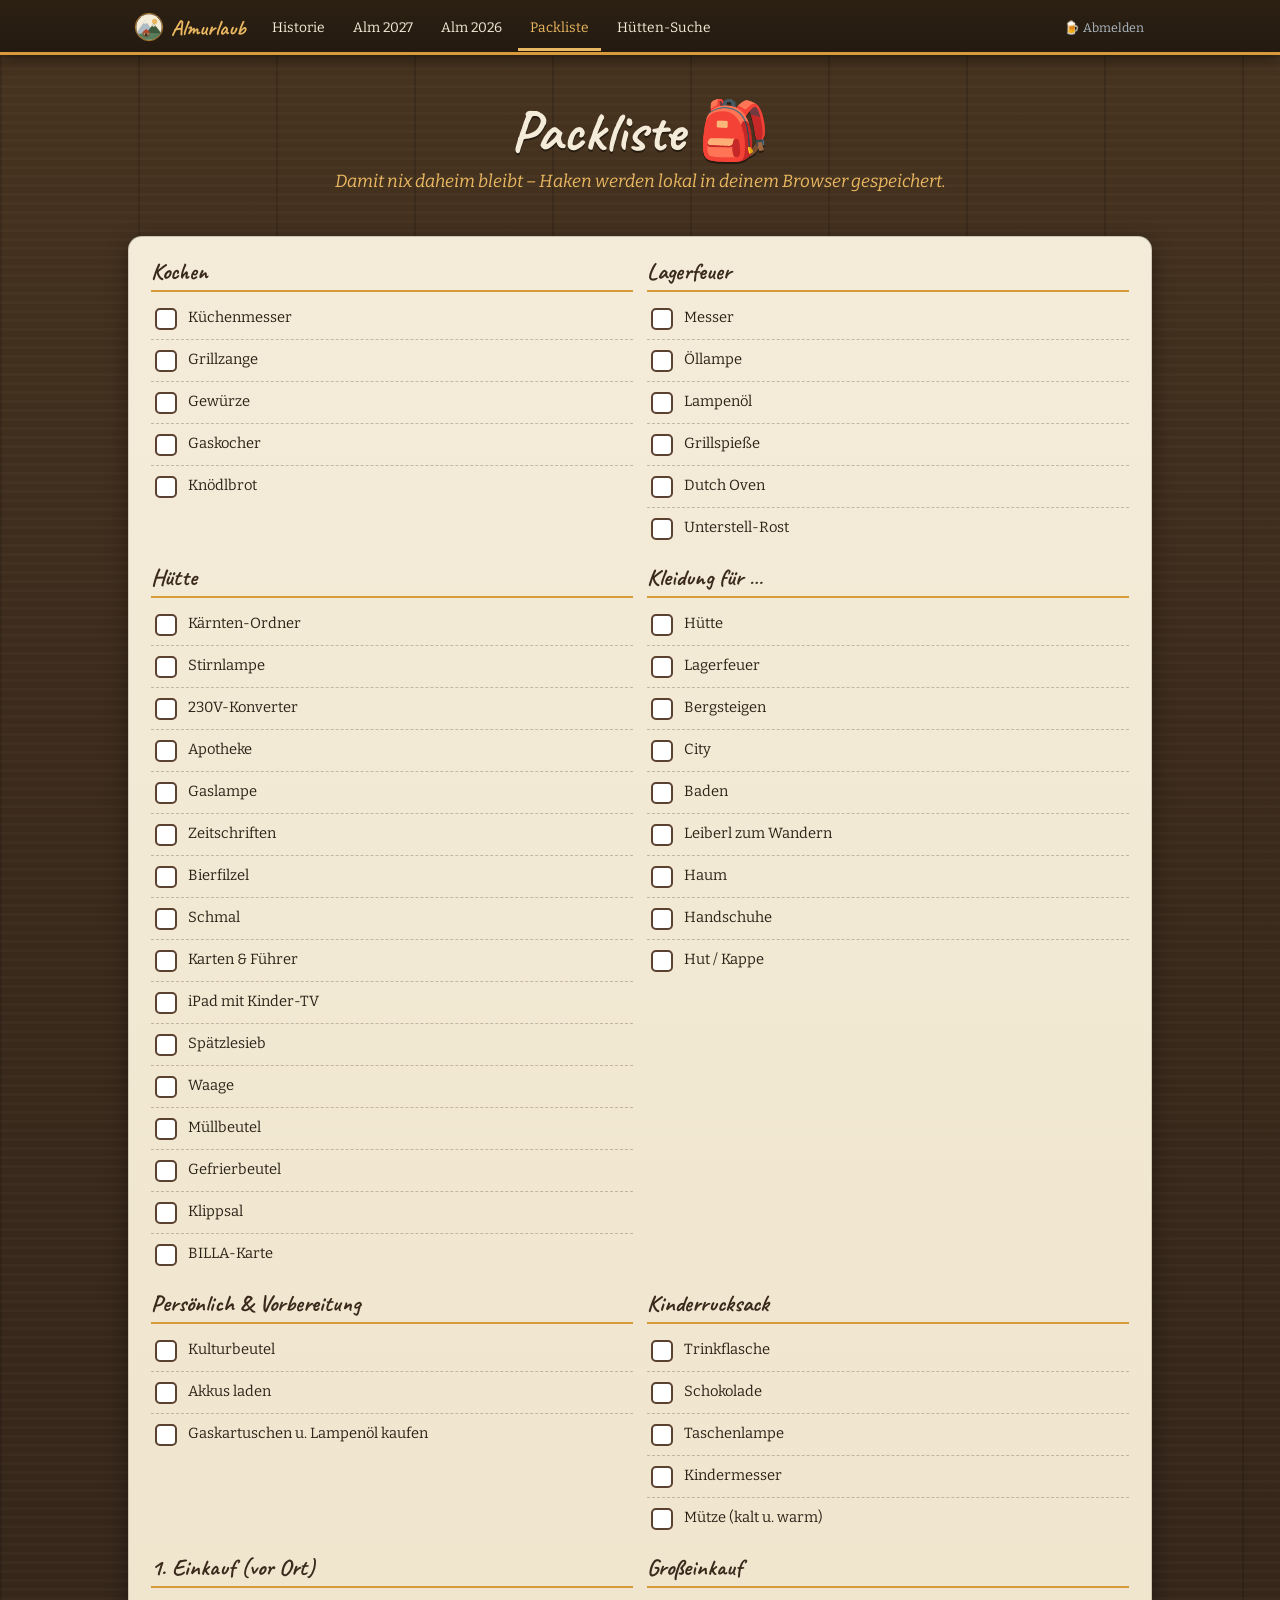
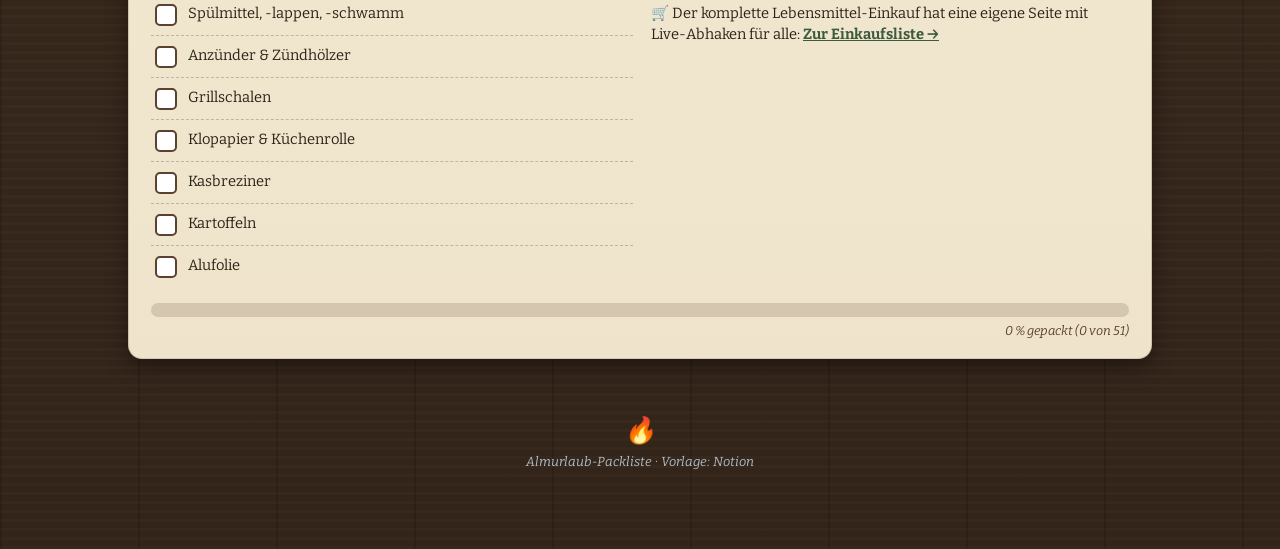
<file: packliste.html>
<!DOCTYPE html>
<html lang="de">
<head>
<meta charset="UTF-8">
<meta name="viewport" content="width=device-width, initial-scale=1.0">
<link rel="icon" href="logo.svg" type="image/svg+xml">
<link rel="icon" href="favicon.ico" sizes="48x48">
<link rel="apple-touch-icon" href="apple-touch-icon.png">
<title>Packliste – Urlaub auf der Alm</title>
<meta name="robots" content="noindex">
<link rel="preconnect" href="https://fonts.googleapis.com">
<link rel="preconnect" href="https://fonts.gstatic.com" crossorigin>
<link href="https://fonts.googleapis.com/css2?family=Bitter:wght@400;600;800&family=Caveat:wght@500;700&display=swap" rel="stylesheet">
<link rel="stylesheet" href="alm.css">
</head>
<body>

<nav class="alm-nav" aria-label="Hauptnavigation">
  <div class="nav-innen">
    <a class="logo" href="index.html"><img src="logo.svg" alt="" width="30" height="30">Almurlaub</a>
    <a class="nav-link" href="index.html">Historie</a>
    <a class="nav-link" href="2027/index.html">Alm 2027</a>
    <a class="nav-link" href="2026/index.html">Alm 2026</a>
    <a class="nav-link aktiv" href="packliste.html">Packliste</a>
    <a class="nav-link" href="huettensuche.html">Hütten-Suche</a>
    <a class="nav-link abmelden" href="logout.php" title="Abmelden – zurück zur Bierparole">🍺 Abmelden</a>
  </div>
</nav>

<header class="seitenkopf">
  <h1>Packliste 🎒</h1>
  <div class="untertitel">Damit nix daheim bleibt – Haken werden lokal in deinem Browser gespeichert.</div>
</header>

<main class="wrap">
  <section>
    <div class="karte">
      <div class="pack-gruppen">
        <div class="pack-gruppe">
          <h3>Kochen</h3>
          <ul class="liste" data-speicher="alm-pack-kochen">
            <li><input type="checkbox" id="pk1"><label for="pk1">Küchenmesser</label></li>
            <li><input type="checkbox" id="pk2"><label for="pk2">Grillzange</label></li>
            <li><input type="checkbox" id="pk3"><label for="pk3">Gewürze</label></li>
            <li><input type="checkbox" id="pk4"><label for="pk4">Gaskocher</label></li>
            <li><input type="checkbox" id="pk5"><label for="pk5">Knödlbrot</label></li>
          </ul>
        </div>
        <div class="pack-gruppe">
          <h3>Lagerfeuer</h3>
          <ul class="liste" data-speicher="alm-pack-lagerfeuer">
            <li><input type="checkbox" id="pf1"><label for="pf1">Messer</label></li>
            <li><input type="checkbox" id="pf2"><label for="pf2">Öllampe</label></li>
            <li><input type="checkbox" id="pf3"><label for="pf3">Lampenöl</label></li>
            <li><input type="checkbox" id="pf4"><label for="pf4">Grillspieße</label></li>
            <li><input type="checkbox" id="pf5"><label for="pf5">Dutch Oven</label></li>
            <li><input type="checkbox" id="pf6"><label for="pf6">Unterstell-Rost</label></li>
          </ul>
        </div>
        <div class="pack-gruppe">
          <h3>Hütte</h3>
          <ul class="liste" data-speicher="alm-pack-huette">
            <li><input type="checkbox" id="ph1"><label for="ph1">Kärnten-Ordner</label></li>
            <li><input type="checkbox" id="ph2"><label for="ph2">Stirnlampe</label></li>
            <li><input type="checkbox" id="ph3"><label for="ph3">230V-Konverter</label></li>
            <li><input type="checkbox" id="ph4"><label for="ph4">Apotheke</label></li>
            <li><input type="checkbox" id="ph5"><label for="ph5">Gaslampe</label></li>
            <li><input type="checkbox" id="ph6"><label for="ph6">Zeitschriften</label></li>
            <li><input type="checkbox" id="ph7"><label for="ph7">Bierfilzel</label></li>
            <li><input type="checkbox" id="ph8"><label for="ph8">Schmal</label></li>
            <li><input type="checkbox" id="ph9"><label for="ph9">Karten &amp; Führer</label></li>
            <li><input type="checkbox" id="ph10"><label for="ph10">iPad mit Kinder-TV</label></li>
            <li><input type="checkbox" id="ph11"><label for="ph11">Spätzlesieb</label></li>
            <li><input type="checkbox" id="ph12"><label for="ph12">Waage</label></li>
            <li><input type="checkbox" id="ph13"><label for="ph13">Müllbeutel</label></li>
            <li><input type="checkbox" id="ph14"><label for="ph14">Gefrierbeutel</label></li>
            <li><input type="checkbox" id="ph15"><label for="ph15">Klippsal</label></li>
            <li><input type="checkbox" id="ph16"><label for="ph16">BILLA-Karte</label></li>
          </ul>
        </div>
        <div class="pack-gruppe">
          <h3>Kleidung für …</h3>
          <ul class="liste" data-speicher="alm-pack-kleidung">
            <li><input type="checkbox" id="pl1"><label for="pl1">Hütte</label></li>
            <li><input type="checkbox" id="pl2"><label for="pl2">Lagerfeuer</label></li>
            <li><input type="checkbox" id="pl3"><label for="pl3">Bergsteigen</label></li>
            <li><input type="checkbox" id="pl4"><label for="pl4">City</label></li>
            <li><input type="checkbox" id="pl5"><label for="pl5">Baden</label></li>
            <li><input type="checkbox" id="pl6"><label for="pl6">Leiberl zum Wandern</label></li>
            <li><input type="checkbox" id="pl7"><label for="pl7">Haum</label></li>
            <li><input type="checkbox" id="pl8"><label for="pl8">Handschuhe</label></li>
            <li><input type="checkbox" id="pl9"><label for="pl9">Hut / Kappe</label></li>
          </ul>
        </div>
        <div class="pack-gruppe">
          <h3>Persönlich &amp; Vorbereitung</h3>
          <ul class="liste" data-speicher="alm-pack-persoenlich">
            <li><input type="checkbox" id="pp1"><label for="pp1">Kulturbeutel</label></li>
            <li><input type="checkbox" id="pp2"><label for="pp2">Akkus laden</label></li>
            <li><input type="checkbox" id="pp3"><label for="pp3">Gaskartuschen u. Lampenöl kaufen</label></li>
          </ul>
        </div>
        <div class="pack-gruppe">
          <h3>Kinderrucksack</h3>
          <ul class="liste" data-speicher="alm-pack-kinder">
            <li><input type="checkbox" id="pc1"><label for="pc1">Trinkflasche</label></li>
            <li><input type="checkbox" id="pc2"><label for="pc2">Schokolade</label></li>
            <li><input type="checkbox" id="pc3"><label for="pc3">Taschenlampe</label></li>
            <li><input type="checkbox" id="pc4"><label for="pc4">Kindermesser</label></li>
            <li><input type="checkbox" id="pc5"><label for="pc5">Mütze (kalt u. warm)</label></li>
          </ul>
        </div>
        <div class="pack-gruppe">
          <h3>1. Einkauf (vor Ort)</h3>
          <ul class="liste" data-speicher="alm-pack-einkauf1">
            <li><input type="checkbox" id="pe1"><label for="pe1">Spülmittel, -lappen, -schwamm</label></li>
            <li><input type="checkbox" id="pe2"><label for="pe2">Anzünder &amp; Zündhölzer</label></li>
            <li><input type="checkbox" id="pe3"><label for="pe3">Grillschalen</label></li>
            <li><input type="checkbox" id="pe4"><label for="pe4">Klopapier &amp; Küchenrolle</label></li>
            <li><input type="checkbox" id="pe5"><label for="pe5">Kasbreziner</label></li>
            <li><input type="checkbox" id="pe6"><label for="pe6">Kartoffeln</label></li>
            <li><input type="checkbox" id="pe7"><label for="pe7">Alufolie</label></li>
          </ul>
        </div>
        <div class="pack-gruppe">
          <h3>Großeinkauf</h3>
          <ul class="liste">
            <li style="border-bottom:none"><label style="cursor:default">🛒 Der komplette Lebensmittel-Einkauf hat eine eigene Seite mit Live-Abhaken für alle: <a href="2026/einkauf.html" style="color:var(--tanne);font-weight:700">Zur Einkaufsliste →</a></label></li>
          </ul>
        </div>
      </div>
      <div class="fortschritt"><div id="pack-balken"></div></div>
      <div class="fortschritt-text" id="pack-text">0 % gepackt</div>
    </div>
  </section>

  <footer>
    <span class="feuer">🔥</span>
    Almurlaub-Packliste &middot; Vorlage: Notion
  </footer>
</main>

<script>
(function(){
  var listen = document.querySelectorAll('.liste[data-speicher]');
  function packStand(){
    var alle = document.querySelectorAll('.pack-gruppen input[type=checkbox]');
    var an = document.querySelectorAll('.pack-gruppen input[type=checkbox]:checked');
    if (!alle.length) return;
    var pz = Math.round(an.length / alle.length * 100);
    var balken = document.getElementById('pack-balken');
    var text = document.getElementById('pack-text');
    if (balken) balken.style.width = pz + '%';
    if (text) text.textContent = pz + ' % gepackt (' + an.length + ' von ' + alle.length + ')';
  }
  listen.forEach(function(liste){
    var key = liste.getAttribute('data-speicher');
    var gespeichert = {};
    try { gespeichert = JSON.parse(localStorage.getItem(key) || '{}'); } catch(e){}
    var boxen = liste.querySelectorAll('input[type=checkbox]');
    boxen.forEach(function(box){
      if (gespeichert[box.id]) box.checked = true;
      box.addEventListener('change', function(){
        var stand = {};
        boxen.forEach(function(b){ if (b.checked) stand[b.id] = true; });
        try { localStorage.setItem(key, JSON.stringify(stand)); } catch(e){}
        packStand();
      });
    });
  });
  packStand();
})();
</script>
<script src="alm-nav.js" defer></script>
</body>
</html>
</file>
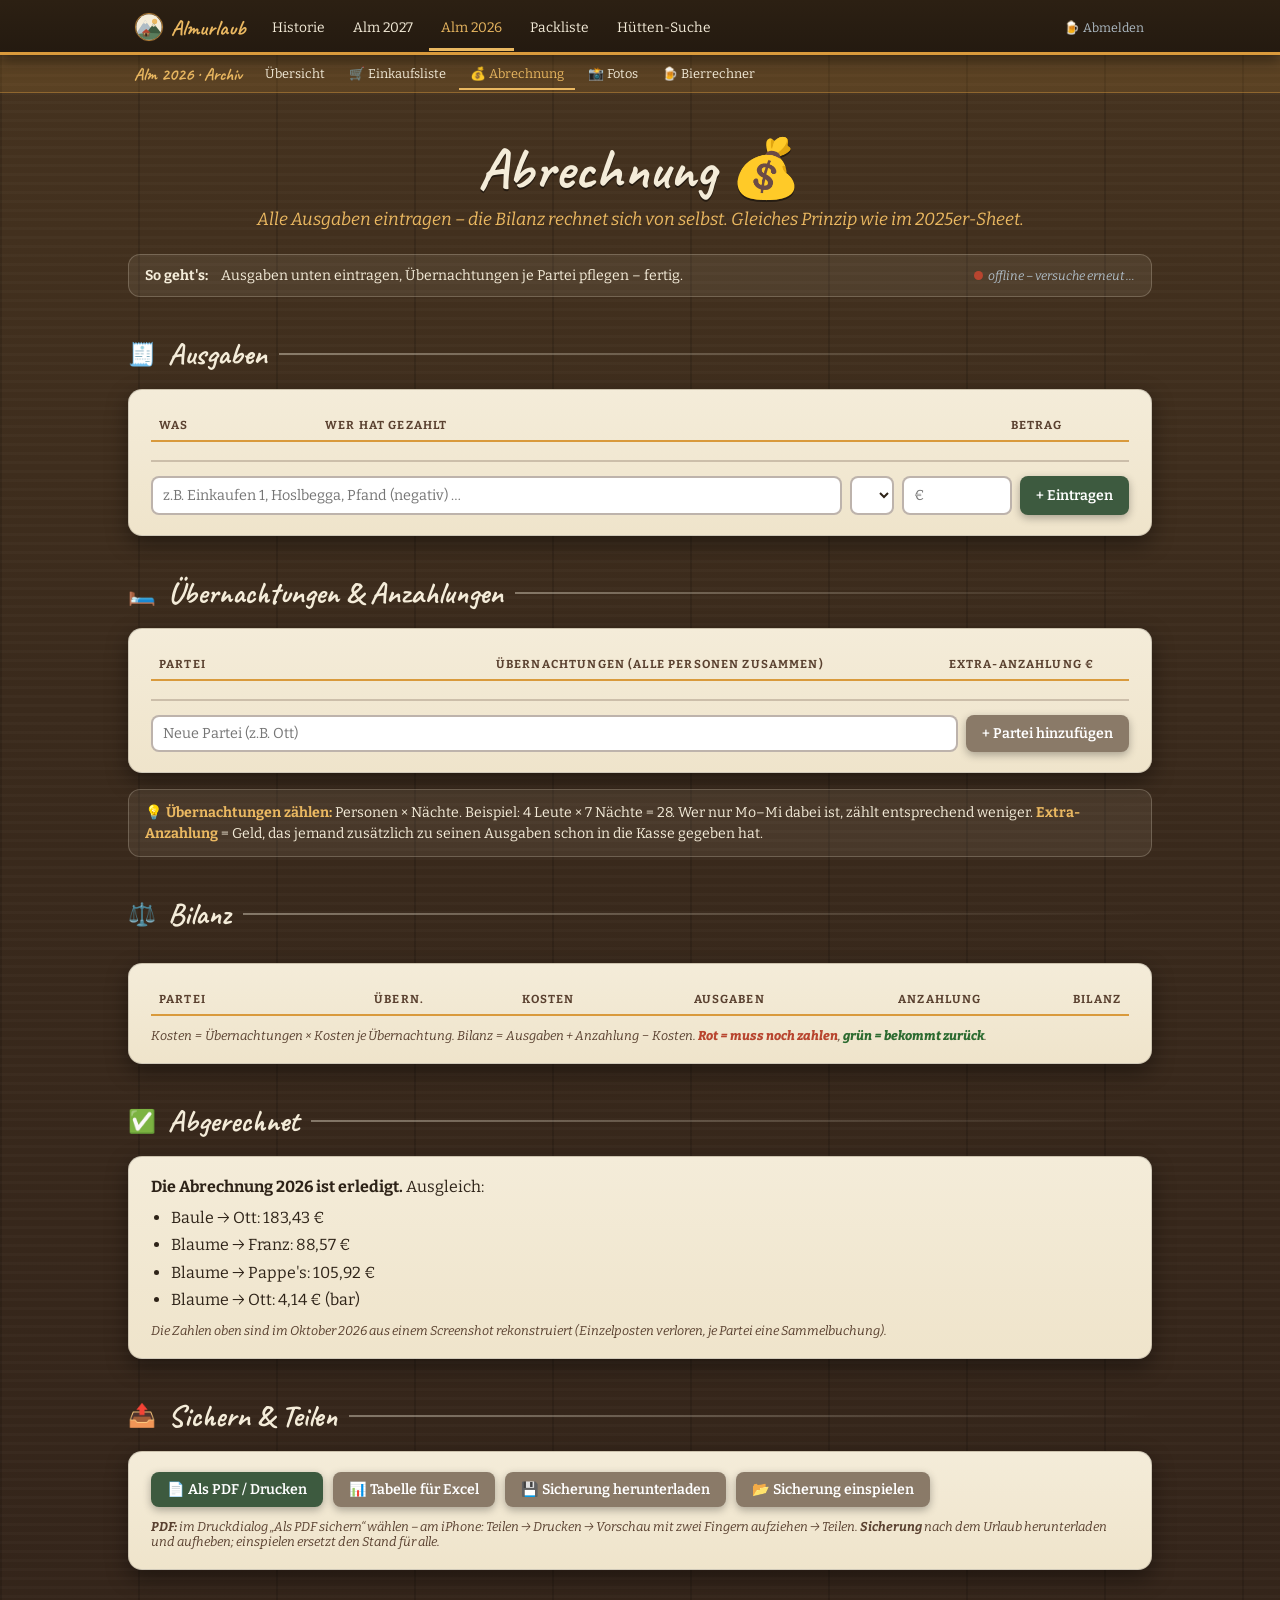
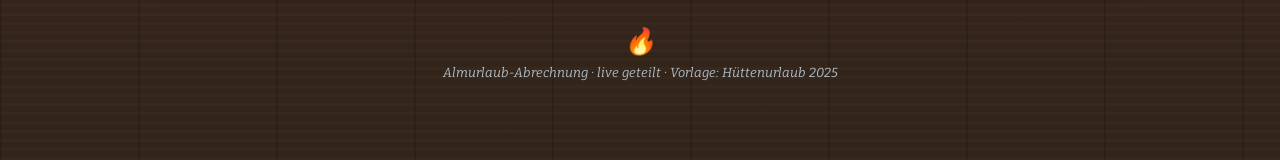
<file: 2026/abrechnung.html>
<!DOCTYPE html>
<html lang="de">
<head>
<meta charset="UTF-8">
<meta name="viewport" content="width=device-width, initial-scale=1.0">
<link rel="icon" href="../logo.svg" type="image/svg+xml">
<link rel="icon" href="../favicon.ico" sizes="48x48">
<link rel="apple-touch-icon" href="../apple-touch-icon.png">
<title>Abrechnung – Urlaub auf der Alm 2026</title>
<meta name="robots" content="noindex">
<link rel="preconnect" href="https://fonts.googleapis.com">
<link rel="preconnect" href="https://fonts.gstatic.com" crossorigin>
<link href="https://fonts.googleapis.com/css2?family=Bitter:wght@400;600;800&family=Caveat:wght@500;700&display=swap" rel="stylesheet">
<link rel="stylesheet" href="../alm.css">
</head>
<body>

<nav class="alm-nav" aria-label="Hauptnavigation">
  <div class="nav-innen">
    <a class="logo" href="../index.html"><img src="../logo.svg" alt="" width="30" height="30">Almurlaub</a>
    <a class="nav-link" href="../index.html">Historie</a>
    <a class="nav-link" href="../2027/index.html">Alm 2027</a>
    <a class="nav-link aktiv" href="index.html">Alm 2026</a>
    <a class="nav-link" href="../packliste.html">Packliste</a>
    <a class="nav-link" href="../huettensuche.html">Hütten-Suche</a>
    <a class="nav-link abmelden" href="../logout.php" title="Abmelden – zurück zur Bierparole">🍺 Abmelden</a>
  </div>
</nav>
<div class="jahr-nav" aria-label="Alm 2026 Unterseiten">
  <div class="jahr-nav-innen">
    <span class="jahr-label">Alm 2026 · Archiv</span>
    <a href="index.html">Übersicht</a>
    <a href="einkauf.html">🛒 Einkaufsliste</a>
    <a href="abrechnung.html" class="aktiv">💰 Abrechnung</a>
    <a href="fotos.html">📸 Fotos</a>
    <a href="bierrechner.html">🍺 Bierrechner</a>
  </div>
</div>

<header class="seitenkopf">
  <h1>Abrechnung 💰</h1>
  <div class="untertitel">Alle Ausgaben eintragen – die Bilanz rechnet sich von selbst. Gleiches Prinzip wie im 2025er-Sheet.</div>
</header>

<main class="wrap">
  <div class="druck-kopf">Abrechnung Almurlaub 2026 <span id="druck-stand"></span></div>

  <div class="wer-leiste">
    <div class="links-teil" style="font-size:.88rem">
      <strong>So geht's:</strong>&nbsp;Ausgaben unten eintragen, Übernachtungen je Partei pflegen – fertig.
    </div>
    <span class="sync-status" id="sync"><span class="punkt"></span>verbinde …</span>
  </div>

  <section>
    <div class="sek-titel"><span class="em">🧾</span><h2>Ausgaben</h2><div class="linie"></div></div>
    <div class="karte">
      <div class="tab-scroll">
        <table class="tabelle" id="ausgaben-tabelle">
          <thead>
            <tr><th>Was</th><th>Wer hat gezahlt</th><th style="text-align:right">Betrag</th><th></th></tr>
          </thead>
          <tbody></tbody>
        </table>
      </div>
      <div class="neu-zeile">
        <input type="text" id="a-text" placeholder="z.B. Einkaufen 1, Hoslbegga, Pfand (negativ) …">
        <select id="a-partei"></select>
        <input type="number" id="a-betrag" step="0.01" placeholder="€" style="max-width:110px">
        <button class="btn" id="a-btn">+ Eintragen</button>
      </div>
    </div>
  </section>

  <section>
    <div class="sek-titel"><span class="em">🛏️</span><h2>Übernachtungen &amp; Anzahlungen</h2><div class="linie"></div></div>
    <div class="karte">
      <div class="tab-scroll">
        <table class="tabelle" id="parteien-tabelle">
          <thead>
            <tr><th>Partei</th><th style="text-align:right">Übernachtungen (alle Personen zusammen)</th><th style="text-align:right">Extra-Anzahlung €</th><th></th></tr>
          </thead>
          <tbody></tbody>
        </table>
      </div>
      <div class="neu-zeile">
        <input type="text" id="p-name" placeholder="Neue Partei (z.B. Ott)">
        <button class="btn sekundaer" id="p-btn">+ Partei hinzufügen</button>
      </div>
    </div>
    <div class="hinweis-band">
      💡 <strong>Übernachtungen zählen:</strong> Personen × Nächte. Beispiel: 4 Leute × 7 Nächte = 28.
      Wer nur Mo–Mi dabei ist, zählt entsprechend weniger. <strong>Extra-Anzahlung</strong> = Geld, das jemand
      zusätzlich zu seinen Ausgaben schon in die Kasse gegeben hat.
    </div>
  </section>

  <section>
    <div class="sek-titel"><span class="em">⚖️</span><h2>Bilanz</h2><div class="linie"></div></div>
    <div class="summen-band" id="summen"></div>
    <div class="karte" style="margin-top:14px">
      <div class="tab-scroll">
        <table class="tabelle" id="bilanz-tabelle">
          <thead>
            <tr><th>Partei</th><th class="zahl">Übern.</th><th class="zahl">Kosten</th><th class="zahl">Ausgaben</th><th class="zahl">Anzahlung</th><th class="zahl">Bilanz</th></tr>
          </thead>
          <tbody></tbody>
        </table>
      </div>
      <p style="font-size:.8rem;color:var(--holz);margin-top:12px;font-style:italic">
        Kosten = Übernachtungen × Kosten je Übernachtung. Bilanz = Ausgaben + Anzahlung − Kosten.
        <span class="minus">Rot = muss noch zahlen</span>, <span class="plus">grün = bekommt zurück</span>.
      </p>
    </div>
  </section>

  <section>
    <div class="sek-titel"><span class="em">✅</span><h2>Abgerechnet</h2><div class="linie"></div></div>
    <div class="karte">
      <p><strong>Die Abrechnung 2026 ist erledigt.</strong> Ausgleich:</p>
      <ul style="margin:8px 0 0 20px;line-height:1.7">
        <li>Baule → Ott: 183,43 €</li>
        <li>Blaume → Franz: 88,57 €</li>
        <li>Blaume → Pappe's: 105,92 €</li>
        <li>Blaume → Ott: 4,14 € (bar)</li>
      </ul>
      <p style="font-size:.8rem;color:var(--holz);margin-top:10px;font-style:italic">
        Die Zahlen oben sind im Oktober 2026 aus einem
        Screenshot rekonstruiert (Einzelposten verloren, je Partei eine Sammelbuchung).
      </p>
    </div>
  </section>

  <section class="export-bereich">
    <div class="sek-titel"><span class="em">📤</span><h2>Sichern &amp; Teilen</h2><div class="linie"></div></div>
    <div class="karte">
      <div class="export-leiste">
        <button class="btn" id="x-pdf">📄 Als PDF / Drucken</button>
        <button class="btn sekundaer" id="x-csv">📊 Tabelle für Excel</button>
        <button class="btn sekundaer" id="x-json">💾 Sicherung herunterladen</button>
        <label class="btn sekundaer" for="x-import">📂 Sicherung einspielen</label>
        <input type="file" id="x-import" accept=".json,application/json" hidden>
      </div>
      <p class="export-hinweis">
        <strong>PDF:</strong> im Druckdialog „Als PDF sichern“ wählen – am iPhone: Teilen → Drucken →
        Vorschau mit zwei Fingern aufziehen → Teilen. <strong>Sicherung</strong> nach dem Urlaub
        herunterladen und aufheben; einspielen ersetzt den Stand für alle.
      </p>
    </div>
  </section>

  <footer>
    <span class="feuer">🔥</span>
    Almurlaub-Abrechnung &middot; live geteilt &middot; Vorlage: Hüttenurlaub 2025
  </footer>
</main>

<script>
(function(){
  var API = '../api.php?doc=abrechnung2026';
  var STANDARD_PARTEIEN = [
    ["p1","Pappenberger"], ["p2","Bernecker"], ["p3","Billinger"], ["p4","Baule"], ["p5","Blaume"]
  ];
  var state = {};
  var syncEl = document.getElementById('sync');

  function esc(s){ var d=document.createElement('div'); d.textContent=(s==null?'':s); return d.innerHTML.replace(/"/g,'&quot;'); }
  function eur(n){ return (Math.round(n*100)/100).toLocaleString('de-DE',{minimumFractionDigits:2,maximumFractionDigits:2})+' €'; }
  function num(v){ var n=parseFloat(String(v==null?'':v).replace(',','.')); return isNaN(n)?0:n; }

  function parteien(){
    var p = state.parteien || {};
    return Object.keys(p).sort().map(function(id){ return {id:id, name:p[id].name||'?', naechte:num(p[id].naechte), anzahlung:num(p[id].anzahlung)}; });
  }
  function ausgaben(){
    var a = state.ausgaben || {};
    return Object.keys(a).sort().map(function(id){ return {id:id, text:a[id].text||'', partei:a[id].partei||'', betrag:num(a[id].betrag)}; });
  }

  function render(){
    var ps = parteien(), as = ausgaben();
    var pName = {}; ps.forEach(function(p){ pName[p.id]=p.name; });

    /* Ausgaben-Tabelle */
    var atb = document.querySelector('#ausgaben-tabelle tbody');
    atb.innerHTML = '';
    if (!as.length) atb.innerHTML = '<tr><td colspan="4" style="color:var(--holz-grau);font-style:italic">Noch keine Ausgaben eingetragen.</td></tr>';
    as.forEach(function(a){
      var tr = document.createElement('tr');
      tr.innerHTML = '<td>'+esc(a.text)+'</td><td>'+esc(pName[a.partei]||'?')+'</td>' +
        '<td class="zahl">'+eur(a.betrag)+'</td>' +
        '<td><button class="loeschen" data-adel="'+a.id+'" title="Löschen">✕</button></td>';
      atb.appendChild(tr);
    });

    /* Parteien-Tabelle */
    var ptb = document.querySelector('#parteien-tabelle tbody');
    ptb.innerHTML = '';
    ps.forEach(function(p){
      var tr = document.createElement('tr');
      tr.innerHTML = '<td><input type="text" value="'+esc(p.name)+'" data-pfeld="name" data-pid="'+p.id+'"></td>' +
        '<td class="zahl"><input type="number" class="naechte" min="0" step="1" value="'+(p.naechte||'')+'" data-pfeld="naechte" data-pid="'+p.id+'"></td>' +
        '<td class="zahl"><input type="number" class="betrag" step="0.01" value="'+(p.anzahlung||'')+'" data-pfeld="anzahlung" data-pid="'+p.id+'"></td>' +
        '<td><button class="loeschen" data-pdel="'+p.id+'" title="Partei löschen">✕</button></td>';
      ptb.appendChild(tr);
    });

    /* Partei-Auswahl im Ausgaben-Formular */
    var sel = document.getElementById('a-partei');
    var alt = sel.value;
    sel.innerHTML = '<option value="">– wer hat gezahlt? –</option>';
    ps.forEach(function(p){ var o=document.createElement('option'); o.value=p.id; o.textContent=p.name; sel.appendChild(o); });
    if (alt) sel.value = alt;

    /* Bilanz */
    var sumA = as.reduce(function(s,a){ return s+a.betrag; }, 0);
    var sumN = ps.reduce(function(s,p){ return s+p.naechte; }, 0);
    var satz = sumN > 0 ? sumA/sumN : 0;
    document.getElementById('summen').innerHTML =
      '<div class="summe"><div class="wert">'+eur(sumA)+'</div><div class="label">Ausgaben gesamt</div></div>' +
      '<div class="summe"><div class="wert">'+sumN+'</div><div class="label">Übernachtungen gesamt</div></div>' +
      '<div class="summe"><div class="wert">'+(sumN>0?eur(satz):'–')+'</div><div class="label">Kosten je Übernachtung</div></div>';

    var btb = document.querySelector('#bilanz-tabelle tbody');
    btb.innerHTML = '';
    ps.forEach(function(p){
      var gezahlt = as.filter(function(a){ return a.partei===p.id; }).reduce(function(s,a){ return s+a.betrag; }, 0);
      var kosten = p.naechte * satz;
      var bilanz = gezahlt + p.anzahlung - kosten;
      var cls = bilanz < -0.005 ? 'minus' : (bilanz > 0.005 ? 'plus' : '');
      var txt = bilanz < -0.005 ? eur(-bilanz)+' zahlen' : (bilanz > 0.005 ? eur(bilanz)+' zurück' : 'passt ✓');
      var tr = document.createElement('tr');
      tr.innerHTML = '<td><strong>'+esc(p.name)+'</strong></td>' +
        '<td class="zahl">'+p.naechte+'</td>' +
        '<td class="zahl">'+eur(kosten)+'</td>' +
        '<td class="zahl">'+eur(gezahlt)+'</td>' +
        '<td class="zahl">'+eur(p.anzahlung)+'</td>' +
        '<td class="zahl '+cls+'">'+txt+'</td>';
      btb.appendChild(tr);
    });

    verdrahten();
  }

  function verdrahten(){
    document.querySelectorAll('[data-pfeld]').forEach(function(inp){
      inp.addEventListener('change', function(){
        var set = {};
        set['parteien.'+inp.dataset.pid+'.'+inp.dataset.pfeld] = inp.value;
        sende({set:set});
      });
    });
    document.querySelectorAll('[data-pdel]').forEach(function(btn){
      btn.addEventListener('click', function(){
        if (!confirm('Partei wirklich löschen? Zugehörige Ausgaben bleiben, verlieren aber die Zuordnung.')) return;
        sende({unset:['parteien.'+btn.dataset.pdel]});
      });
    });
    document.querySelectorAll('[data-adel]').forEach(function(btn){
      btn.addEventListener('click', function(){
        if (!confirm('Diese Ausgabe löschen?')) return;
        sende({unset:['ausgaben.'+btn.dataset.adel]});
      });
    });
  }

  function setStatus(ok, text){
    syncEl.className = 'sync-status' + (ok ? '' : ' offline');
    syncEl.innerHTML = '<span class="punkt"></span>' + esc(text);
  }

  var editingGuard = false;
  function anwenden(json){
    state = json.data || {};
    if (!state.parteien || !Object.keys(state.parteien).length) {
      /* Erststart: Standard-Parteien anlegen (feste IDs -> kein Duplikat bei Gleichzeitigkeit) */
      var set = {};
      STANDARD_PARTEIEN.forEach(function(p){ set['parteien.'+p[0]] = {name:p[1], naechte:'', anzahlung:''}; });
      state.parteien = {};
      STANDARD_PARTEIEN.forEach(function(p){ state.parteien[p[0]] = {name:p[1]}; });
      fetch(API,{method:'POST',headers:{'Content-Type':'application/json'},body:JSON.stringify({set:set})});
    }
    if (!editingGuard) render();
    var t = new Date();
    setStatus(true, 'live · Stand ' + ('0'+t.getHours()).slice(-2)+':'+('0'+t.getMinutes()).slice(-2)+':'+('0'+t.getSeconds()).slice(-2));
  }

  /* Während man in einem Feld tippt, nicht neu rendern (sonst springt der Cursor) */
  document.addEventListener('focusin', function(e){ if (e.target.matches('input,select')) editingGuard = true; });
  document.addEventListener('focusout', function(){ editingGuard = false; });

  function lade(){
    fetch(API).then(function(r){ return r.json(); }).then(anwenden)
      .catch(function(){ setStatus(false, 'offline – versuche erneut …'); });
  }
  function sende(body){
    fetch(API,{method:'POST',headers:{'Content-Type':'application/json'},body:JSON.stringify(body)})
      .then(function(r){ return r.json(); })
      .then(function(j){ editingGuard=false; anwenden(j); })
      .catch(function(){ setStatus(false,'Speichern fehlgeschlagen'); });
  }

  document.getElementById('a-btn').addEventListener('click', function(){
    var t = document.getElementById('a-text').value.trim();
    var p = document.getElementById('a-partei').value;
    var b = num(document.getElementById('a-betrag').value);
    if (!t || !p || !b) { alert('Bitte Beschreibung, Partei und Betrag angeben. (Pfand als negativen Betrag eintragen)'); return; }
    var id = 'a' + Date.now();
    var set = {}; set['ausgaben.'+id] = {text:t, partei:p, betrag:b};
    sende({set:set});
    document.getElementById('a-text').value = '';
    document.getElementById('a-betrag').value = '';
  });

  document.getElementById('p-btn').addEventListener('click', function(){
    var n = document.getElementById('p-name').value.trim();
    if (!n) return;
    var id = 'p' + Date.now();
    var set = {}; set['parteien.'+id] = {name:n, naechte:'', anzahlung:''};
    sende({set:set});
    document.getElementById('p-name').value = '';
  });

  /* Für den Export (abrechnung-export.js) */
  window.almAbrechnung = {
    jahr: (API.match(/\d{4}/) || [''])[0],
    daten: function(){ return state; },
    parteien: parteien, ausgaben: ausgaben, sende: sende
  };

  lade();
  setInterval(lade, 5000);
  document.addEventListener('visibilitychange', function(){ if (!document.hidden) lade(); });
})();
</script>
<script src="../abrechnung-export.js"></script>
<script src="../alm-nav.js" defer></script>
</body>
</html>
</file>
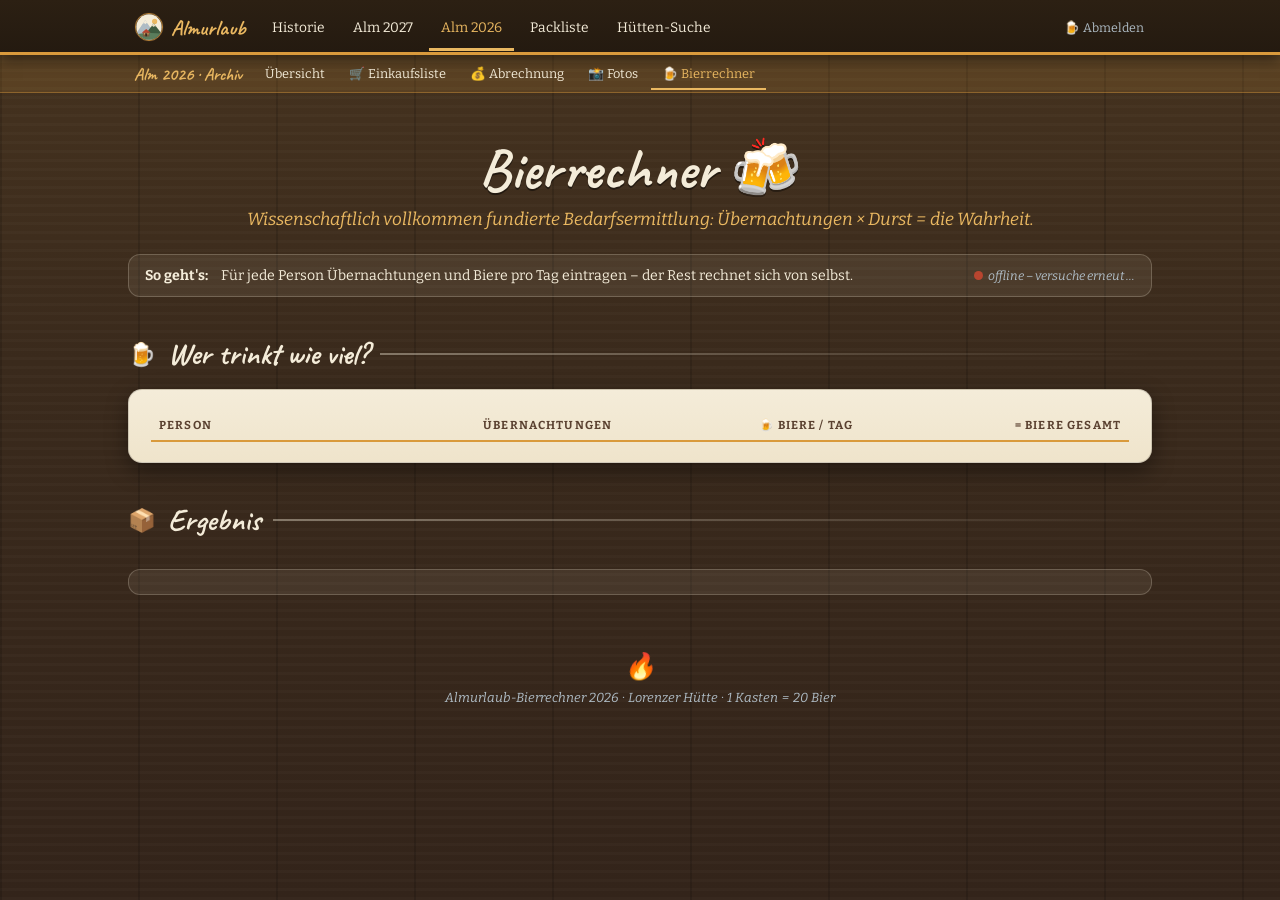
<file: 2026/bierrechner.html>
<!DOCTYPE html>
<html lang="de">
<head>
<meta charset="UTF-8">
<meta name="viewport" content="width=device-width, initial-scale=1.0">
<link rel="icon" href="../logo.svg" type="image/svg+xml">
<link rel="icon" href="../favicon.ico" sizes="48x48">
<link rel="apple-touch-icon" href="../apple-touch-icon.png">
<title>Bierrechner – Urlaub auf der Alm 2026</title>
<meta name="robots" content="noindex">
<link rel="preconnect" href="https://fonts.googleapis.com">
<link rel="preconnect" href="https://fonts.gstatic.com" crossorigin>
<link href="https://fonts.googleapis.com/css2?family=Bitter:wght@400;600;800&family=Caveat:wght@500;700&display=swap" rel="stylesheet">
<link rel="stylesheet" href="../alm.css">
</head>
<body>

<nav class="alm-nav" aria-label="Hauptnavigation">
  <div class="nav-innen">
    <a class="logo" href="../index.html"><img src="../logo.svg" alt="" width="30" height="30">Almurlaub</a>
    <a class="nav-link" href="../index.html">Historie</a>
    <a class="nav-link" href="../2027/index.html">Alm 2027</a>
    <a class="nav-link aktiv" href="index.html">Alm 2026</a>
    <a class="nav-link" href="../packliste.html">Packliste</a>
    <a class="nav-link" href="../huettensuche.html">Hütten-Suche</a>
    <a class="nav-link abmelden" href="../logout.php" title="Abmelden – zurück zur Bierparole">🍺 Abmelden</a>
  </div>
</nav>
<div class="jahr-nav" aria-label="Alm 2026 Unterseiten">
  <div class="jahr-nav-innen">
    <span class="jahr-label">Alm 2026 · Archiv</span>
    <a href="index.html">Übersicht</a>
    <a href="einkauf.html">🛒 Einkaufsliste</a>
    <a href="abrechnung.html">💰 Abrechnung</a>
    <a href="fotos.html">📸 Fotos</a>
    <a href="bierrechner.html" class="aktiv">🍺 Bierrechner</a>
  </div>
</div>

<header class="seitenkopf">
  <h1>Bierrechner 🍻</h1>
  <div class="untertitel">Wissenschaftlich vollkommen fundierte Bedarfsermittlung: Übernachtungen × Durst = die Wahrheit.</div>
</header>

<main class="wrap">

  <div class="wer-leiste">
    <div class="links-teil" style="font-size:.88rem">
      <strong>So geht's:</strong>&nbsp;Für jede Person Übernachtungen und Biere pro Tag eintragen – der Rest rechnet sich von selbst.
    </div>
    <span class="sync-status" id="sync"><span class="punkt"></span>verbinde …</span>
  </div>

  <section>
    <div class="sek-titel"><span class="em">🍺</span><h2>Wer trinkt wie viel?</h2><div class="linie"></div></div>
    <div class="karte">
      <div class="tab-scroll">
        <table class="tabelle" id="bier-tabelle">
          <thead>
            <tr><th>Person</th><th style="text-align:right">Übernachtungen</th><th style="text-align:right">🍺 Biere / Tag</th><th style="text-align:right">= Biere gesamt</th></tr>
          </thead>
          <tbody></tbody>
        </table>
      </div>
    </div>
  </section>

  <section>
    <div class="sek-titel"><span class="em">📦</span><h2>Ergebnis</h2><div class="linie"></div></div>
    <div class="summen-band" id="summen"></div>
    <div class="hinweis-band" id="urteil" style="margin-top:14px"></div>
  </section>

  <footer>
    <span class="feuer">🔥</span>
    Almurlaub-Bierrechner 2026 &middot; Lorenzer Hütte &middot; 1 Kasten = 20 Bier
  </footer>
</main>

<script>
(function(){
  var API = '../api.php?doc=bier2026';
  var PERSONEN = [
    ["p1","Martl"],["p2","Manu"],["p3","Max"],["p4","Alois"],
    ["p5","Robert"],["p6","Bettina"],["p7","Franz"],["p8","Andi"],
    ["p9","Baule"],["p10","Blaume"]
  ];
  var state = {};
  var syncEl = document.getElementById('sync');
  var editingGuard = false;

  function num(v){ var n=parseFloat(String(v==null?'':v).replace(',','.')); return isNaN(n)?0:n; }
  function esc(s){ var d=document.createElement('div'); d.textContent=(s==null?'':s); return d.innerHTML.replace(/"/g,'&quot;'); }
  function fmt(n){ return (Math.round(n*10)/10).toLocaleString('de-DE'); }

  function personen(){
    var p = state.personen || {};
    return PERSONEN.map(function(pp){
      var d = p[pp[0]] || {};
      return {id:pp[0], name:pp[1], naechte:num(d.naechte), proTag:num(d.proTag)};
    });
  }

  function render(){
    var ps = personen();
    var tb = document.querySelector('#bier-tabelle tbody');
    tb.innerHTML = '';
    var gesamt = 0;
    ps.forEach(function(p){
      var eigene = p.naechte * p.proTag;
      gesamt += eigene;
      var tr = document.createElement('tr');
      tr.innerHTML = '<td><strong>'+esc(p.name)+'</strong></td>' +
        '<td class="zahl"><input type="number" class="naechte" min="0" step="1" value="'+(p.naechte||'')+'" data-pfeld="naechte" data-pid="'+p.id+'"></td>' +
        '<td class="zahl"><input type="number" class="protag" min="0" step="0.5" value="'+(p.proTag||'')+'" data-pfeld="proTag" data-pid="'+p.id+'"></td>' +
        '<td class="zahl">'+fmt(eigene)+'</td>';
      tb.appendChild(tr);
    });

    var kaesten = gesamt / 20;
    var kaestenAuf = Math.ceil(kaesten);
    document.getElementById('summen').innerHTML =
      '<div class="summe"><div class="wert">'+fmt(gesamt)+'</div><div class="label">Biere gesamt</div></div>' +
      '<div class="summe"><div class="wert">'+fmt(kaesten)+'</div><div class="label">Kästen (genau)</div></div>' +
      '<div class="summe"><div class="wert">'+kaestenAuf+'</div><div class="label">Kästen zum Bestellen</div></div>';

    var urteil = document.getElementById('urteil');
    if (gesamt === 0) {
      urteil.innerHTML = '🤔 Noch keine Angaben – trag oben ein, wer wie durstig ist.';
    } else if (kaesten < 5) {
      urteil.innerHTML = '😬 Das wird knapp mager für eine Almwoche. Lieber nochmal nachdenken!';
    } else if (kaesten < 15) {
      urteil.innerHTML = '👍 Solide Grundversorgung – passt schon.';
    } else {
      urteil.innerHTML = '🍻 Respekt! Da bleibt niemand auf dem Trockenen.';
    }

    verdrahten();
  }

  function verdrahten(){
    document.querySelectorAll('[data-pfeld]').forEach(function(inp){
      inp.addEventListener('change', function(){
        var set = {};
        set['personen.'+inp.dataset.pid+'.'+inp.dataset.pfeld] = inp.value;
        sende({set:set});
      });
    });
  }

  function setStatus(ok, text){
    syncEl.className = 'sync-status' + (ok ? '' : ' offline');
    syncEl.innerHTML = '<span class="punkt"></span>' + esc(text);
  }

  function anwenden(json){
    state = json.data || {};
    if (!editingGuard) render();
    var t = new Date();
    setStatus(true, 'live · Stand ' + ('0'+t.getHours()).slice(-2)+':'+('0'+t.getMinutes()).slice(-2)+':'+('0'+t.getSeconds()).slice(-2));
  }

  /* Während man tippt, nicht neu rendern (sonst springt der Cursor) */
  document.addEventListener('focusin', function(e){ if (e.target.matches('input')) editingGuard = true; });
  document.addEventListener('focusout', function(){ editingGuard = false; });

  function lade(){
    fetch(API).then(function(r){ return r.json(); }).then(anwenden)
      .catch(function(){ setStatus(false, 'offline – versuche erneut …'); });
  }
  function sende(body){
    fetch(API, {method:'POST', headers:{'Content-Type':'application/json'}, body:JSON.stringify(body)})
      .then(function(r){ return r.json(); })
      .then(function(j){ editingGuard=false; anwenden(j); })
      .catch(function(){ setStatus(false, 'Speichern fehlgeschlagen'); lade(); });
  }

  lade();
  setInterval(lade, 4000);
  document.addEventListener('visibilitychange', function(){ if (!document.hidden) lade(); });
})();
</script>
<script src="../alm-nav.js" defer></script>
</body>
</html>
</file>
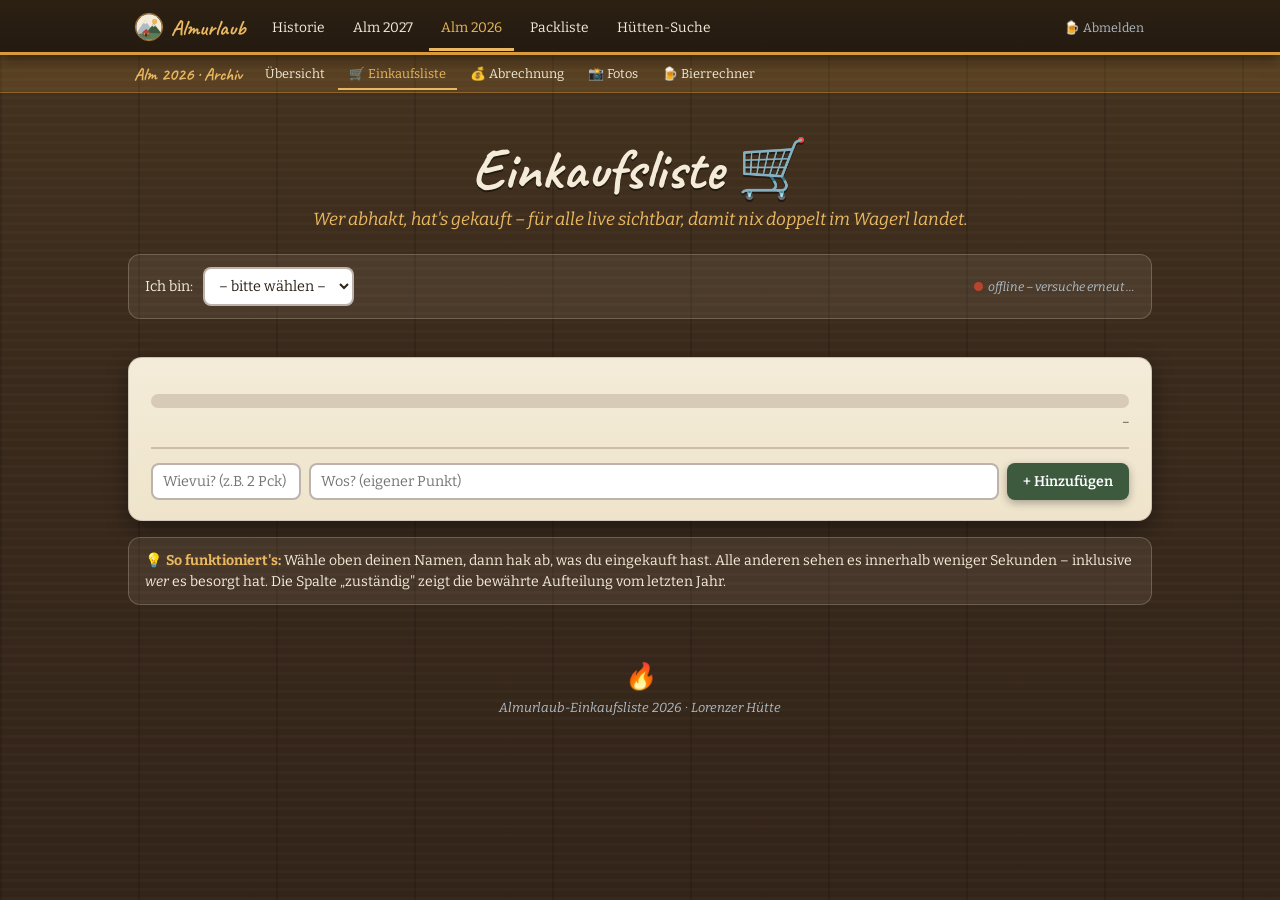
<file: 2026/einkauf.html>
<!DOCTYPE html>
<html lang="de">
<head>
<meta charset="UTF-8">
<meta name="viewport" content="width=device-width, initial-scale=1.0">
<link rel="icon" href="../logo.svg" type="image/svg+xml">
<link rel="icon" href="../favicon.ico" sizes="48x48">
<link rel="apple-touch-icon" href="../apple-touch-icon.png">
<title>Einkaufsliste – Urlaub auf der Alm 2026</title>
<meta name="robots" content="noindex">
<link rel="preconnect" href="https://fonts.googleapis.com">
<link rel="preconnect" href="https://fonts.gstatic.com" crossorigin>
<link href="https://fonts.googleapis.com/css2?family=Bitter:wght@400;600;800&family=Caveat:wght@500;700&display=swap" rel="stylesheet">
<link rel="stylesheet" href="../alm.css">
</head>
<body>

<nav class="alm-nav" aria-label="Hauptnavigation">
  <div class="nav-innen">
    <a class="logo" href="../index.html"><img src="../logo.svg" alt="" width="30" height="30">Almurlaub</a>
    <a class="nav-link" href="../index.html">Historie</a>
    <a class="nav-link" href="../2027/index.html">Alm 2027</a>
    <a class="nav-link aktiv" href="index.html">Alm 2026</a>
    <a class="nav-link" href="../packliste.html">Packliste</a>
    <a class="nav-link" href="../huettensuche.html">Hütten-Suche</a>
    <a class="nav-link abmelden" href="../logout.php" title="Abmelden – zurück zur Bierparole">🍺 Abmelden</a>
  </div>
</nav>
<div class="jahr-nav" aria-label="Alm 2026 Unterseiten">
  <div class="jahr-nav-innen">
    <span class="jahr-label">Alm 2026 · Archiv</span>
    <a href="index.html">Übersicht</a>
    <a href="einkauf.html" class="aktiv">🛒 Einkaufsliste</a>
    <a href="abrechnung.html">💰 Abrechnung</a>
    <a href="fotos.html">📸 Fotos</a>
    <a href="bierrechner.html">🍺 Bierrechner</a>
  </div>
</div>

<header class="seitenkopf">
  <h1>Einkaufsliste 🛒</h1>
  <div class="untertitel">Wer abhakt, hat's gekauft – für alle live sichtbar, damit nix doppelt im Wagerl landet.</div>
</header>

<main class="wrap">

  <div class="wer-leiste">
    <div class="links-teil">
      <label for="ich">Ich bin:</label>
      <select id="ich">
        <option value="">– bitte wählen –</option>
      </select>
    </div>
    <span class="sync-status" id="sync"><span class="punkt"></span>verbinde …</span>
  </div>

  <section>
    <div class="karte">
      <div class="fortschritt"><div id="balken"></div></div>
      <div class="fortschritt-text" id="stand">–</div>
      <div id="gruppen"><!-- wird per JS gefüllt --></div>

      <div class="neu-zeile">
        <input type="text" id="neu-menge" placeholder="Wievui? (z.B. 2 Pck)" style="max-width:150px">
        <input type="text" id="neu-text" placeholder="Wos? (eigener Punkt)">
        <button class="btn" id="neu-btn">+ Hinzufügen</button>
      </div>
    </div>

    <div class="hinweis-band">
      💡 <strong>So funktioniert's:</strong> Wähle oben deinen Namen, dann hak ab, was du eingekauft hast.
      Alle anderen sehen es innerhalb weniger Sekunden – inklusive <em>wer</em> es besorgt hat.
      Die Spalte „zuständig" zeigt die bewährte Aufteilung vom letzten Jahr.
    </div>
  </section>

  <footer>
    <span class="feuer">🔥</span>
    Almurlaub-Einkaufsliste 2026 &middot; Lorenzer Hütte
  </footer>
</main>

<script>
(function(){
  var NAMEN = ["Martl","Manu","Max","Alois","Robert","Bettina","Franz","Andi","Baule","Blaume"];

  /* Katalog: [id, gruppe, menge, text, zweck, zuständig] – finale Liste 2026 (93 Positionen) */
  var KATALOG = [
    ["f1","Von Daheim mitnehmen","1","Motorsäge","","Andi"],
    ["f2","Von Daheim mitnehmen","1","Kochtopf für Knedl","","Andi"],
    ["f3","Von Daheim mitnehmen","2","Pfanne für Pfannkuchen","","Baule"],
    ["f4","Von Daheim mitnehmen","1","Dutch Oven (ft12)","","Baule"],
    ["f5","Von Daheim mitnehmen","1","Toast-Eisen","","Baule"],
    ["f6","Von Daheim mitnehmen","3 große","Knödlbrot","Schweinsbraten","Manu"],
    ["f7","Von Daheim mitnehmen","2","Gummiknedl","Schweinsbraten","Manu"],
    ["f8","Von Daheim mitnehmen","6 kg","Bauernschwarzbrot","Frühstück, Wandern, Brotzeit, Grillen","Manu"],
    ["f9","Von Daheim mitnehmen","3 Laib","Vollkornbrot","Frühstück, Wandern, Brotzeit, Grillen","Manu"],
    ["f10","Von Daheim mitnehmen","20","Wiener/Knacker","Anreise","Franz"],
    ["f11","Von Daheim mitnehmen","1","Senf für Brotzeit","Anreise","Franz"],
    ["f12","Von Daheim mitnehmen","20","Brezen/Gebäck","Anreise","Franz"],
    ["f13","Von Daheim mitnehmen","1","Pfeffer, Paprika, Gemüse- und Rinderbrühe, sonst. Gewürze, Penninger Essig","","Manu"],
    ["f14","Von Daheim mitnehmen","1","Scharfe Soß (Teufels Gemecht!)","","Manu"],
    ["f15","Von Daheim mitnehmen","2 Glas","Apfelmus","Schweinsbraten","Manu"],
    ["f16","Von Daheim mitnehmen","1 Flasche","Heinz Ketchup","Grillen, Toast","Manu"],
    ["f17","Von Daheim mitnehmen","3 Bund","Petersilie","Knedl, Schwammerl","Manu"],
    ["f18","Von Daheim mitnehmen","2 Gläser","Tomatensoße","Spagetti",""],
    ["f19","Von Daheim mitnehmen","1 Bund","Wurzelgemüse (für Soße)","Schweinsbraten","Manu"],
    ["f20","Von Daheim mitnehmen","2","Kuchen","","Manu"],
    ["f21","Von Daheim mitnehmen","500 g","Zaziki","Grillen","Manu"],
    ["f22","Von Daheim mitnehmen","1 kg","Kartoffelsalat","Grillen","Manu"],
    ["f23","Von Daheim mitnehmen","","Frittierfett und Thermometer","Kropfa","Manu"],
    ["f24","Von Daheim mitnehmen","1 Pck","Rosinen","Kropfa","Manu"],
    ["f25","Von Daheim mitnehmen","1","Bolognese Sauce","Lasagne","Manu"],
    ["f26","Metzgerei","20 St","Wammerl (2× 10 vakuumiert, davon 1 eingefroren)","Grillen",""],
    ["f27","Metzgerei","20 St","Nacken (2× 10 vakuumiert, davon 1 eingefroren)","Grillen",""],
    ["f28","Metzgerei","4 Pck","Grillwürschtel (2× Nürnberger und 2× Kaskrainer) je eine Packung eingefroren","Grillen",""],
    ["f29","Metzgerei","1 kg","Wurschtzeig","Frühstück",""],
    ["f30","Metzgerei","1 kg","Brotzeitwiascht (zB Hauswürscht, Pfefferbeisser, etc.) zum Wandern","Wandern",""],
    ["f31","Metzgerei","1 St","Speck für Brotzeit","Brotzeit",""],
    ["f32","Metzgerei","300 g","Schinken (verpackt)","Toast",""],
    ["f33","Metzgerei","2 kg","Nacken","Schweinsbraten",""],
    ["f34","Metzgerei","2 kg","Wammerl (ohne Knochen)","Schweinsbraten",""],
    ["f35","Metzgerei","1 kg","Knochen / Ripperl (für die Soße)","Schweinsbraten",""],
    ["f36","Metzgerei","3 kg","Rinderbeinscheiben","Chili Con Carne",""],
    ["f37","Milchprodukte","12 Liter","Haltbare Milch (1 Karton)","Frühstück",""],
    ["f38","Milchprodukte","4 Pck","Butter","",""],
    ["f39","Milchprodukte","8 Stück","Burrata/Mozarella","",""],
    ["f40","Milchprodukte","2 Becher","Sauere Sahne","Chili Con Carne","Manu"],
    ["f41","Milchprodukte","2 Becher","Naturjoghurt (1L)","Frühstück",""],
    ["f42","Milchprodukte","12 Becherl","Fruchtjoghurts","Frühstück",""],
    ["f43","Milchprodukte","2","Brotaufstriche (Frischkäse, Exquisa, Filadelfia, etc.)","Frühstück",""],
    ["f44","Milchprodukte","4 Pck","Käse in Scheiben (Gauda)","Frühstück, Toast",""],
    ["f45","Milchprodukte","4 Pck","Grillkäse (2× eingefroren)","Grillen",""],
    ["f46","Milchprodukte","2 Pck","Parmesan","Spagetti",""],
    ["f47","Milchprodukte","2 Pck","Bergkäse","Brotzeit",""],
    ["f48","Milchprodukte","2 Pck","Gauda Mittelalt am Stück","Brotzeit",""],
    ["f49","Sonstiges","3 kg","Weizenmehl (550)","Kropfa, Pfannkuchen, Fladenbrot",""],
    ["f50","Sonstiges","1 kg","Zucker","",""],
    ["f51","Sonstiges","1 Glas","Honig","","Andi"],
    ["f52","Sonstiges","1 kg","Salz","",""],
    ["f53","Sonstiges","2 Pck","Frischhefe","Kropfa, Fladenbrot",""],
    ["f54","Sonstiges","2 Pck","Müsli (Schoko und Frucht)","Frühstück",""],
    ["f55","Sonstiges","1 Glas","Nutella","Frühstück",""],
    ["f56","Sonstiges","2 Gläser","Marmeladen","Frühstück","Manu"],
    ["f57","Sonstiges","1 Glas","Pesto (rot)","Spagetti",""],
    ["f58","Sonstiges","2 Glas","Pesto (grün)","Tomaten-Burrata, Spagetti",""],
    ["f59","Sonstiges","2 Pck","Kaffeepulver (evtl. Illy)","Frühstück","Manu"],
    ["f60","Sonstiges","1 Pck","Kaffeefilter","Frühstück","Manu"],
    ["f61","Sonstiges","100","Eier","Frühstück, Schweinsbraten, Kropfa, Knedl, Pfannkuchen","Manu"],
    ["f62","Sonstiges","1 kg","Spagetti (CECCO)","Spagetti","Baule"],
    ["f63","Sonstiges","3 Pck","Müsliriegel","Wandern",""],
    ["f64","Sonstiges","4 Pck","Gummibären","",""],
    ["f65","Sonstiges","2 Flaschen","Grillsoßen (evtl. 1× Knoblauchsoße)","Grillen",""],
    ["f66","Sonstiges","2 Pck","Sandwich Toast","Toast",""],
    ["f67","Sonstiges","1 Flasche","Balsamico weiß","",""],
    ["f68","Sonstiges","1 Flasche","Olivenöl","",""],
    ["f69","Sonstiges","1 Flasche","Sonnenblumenöl","",""],
    ["f70","Sonstiges","1 Tube","Tomatenmark","Chili Con Carne",""],
    ["f71","Sonstiges","4 Dosen","Kidney Bohnen","Chili Con Carne",""],
    ["f72","Sonstiges","4 Dosen (200 g)","Mais","Chili Con Carne",""],
    ["f73","Sonstiges","4 Dosen","Ganze Eiertomaten","Chili Con Carne",""],
    ["f74","Obst und Gemüse","2","Salat (gemischt)","",""],
    ["f75","Obst und Gemüse","2 Sack","Zwiebel","",""],
    ["f76","Obst und Gemüse","2 Sack","Knoblauch","",""],
    ["f77","Obst und Gemüse","4 Stück","Paprikaschoten","Chili Con Carne",""],
    ["f78","Obst und Gemüse","4 Pck","Maiskolben","Grillen",""],
    ["f79","Obst und Gemüse","2,5 kg","Kartoffeln (mehlig)","",""],
    ["f80","Obst und Gemüse","2 kg","Äpfel / Birnen","Frühstück",""],
    ["f81","Obst und Gemüse","1 Bund","Bananen","Frühstück",""],
    ["f82","Obst und Gemüse","1 Pck","Sonstiges Obst (Pfirsich, Aprikosen, etc.)","Frühstück",""],
    ["f83","Obst und Gemüse","Ca. 1 kg","Tomaten (Ochsenherz, etc. aus dem Garten)","Frühstück, Tomaten-Burrata",""],
    ["f84","Getränke","20 Kasten","Bier","",""],
    ["f85","Getränke","5 Liter","Orangensaft","Frühstück",""],
    ["f86","Getränke","5 Liter","Apfelsaft","Frühstück",""],
    ["f87","Hütte","1 Pck","Küchenrolle","",""],
    ["f88","Hütte","1 Pck","Klopapier deluxe!!","",""],
    ["f89","Hütte","2 Pck","Ofenanzünder","",""],
    ["f90","Hütte","1 Pck","Müllbeutel","",""],
    ["f91","Hütte","1 Pck","Alufolie","",""],
    ["f92","Hütte","1 Pck","Spülmittel","",""],
    ["f93","Hütte","1 Pck","Spültücher, Geschirrtücher","",""]
  ];
  var GRUPPEN_REIHENFOLGE = ["Von Daheim mitnehmen","Metzgerei","Milchprodukte","Sonstiges","Obst und Gemüse","Getränke","Hütte","Eigene Punkte"];

  var API = '../api.php?doc=einkauf2026';
  var state = {};        // Server-Daten: {items:{id:{done,wer,ts}}, custom:{id:{menge,text}}}
  var syncEl = document.getElementById('sync');

  /* Namens-Auswahl */
  var ichSel = document.getElementById('ich');
  NAMEN.forEach(function(n){ var o=document.createElement('option'); o.value=o.textContent=n; ichSel.appendChild(o); });
  ichSel.value = localStorage.getItem('alm-ich') || '';
  ichSel.addEventListener('change', function(){ localStorage.setItem('alm-ich', ichSel.value); });

  function esc(s){ var d=document.createElement('div'); d.textContent=s||''; return d.innerHTML.replace(/"/g,'&quot;'); }

  function alleItems(){
    var custom = Object.keys(state.custom||{}).map(function(id){
      var c = state.custom[id];
      return [id, "Eigene Punkte", c.menge||"", c.text||"", "", ""];
    });
    return KATALOG.concat(custom);
  }

  function render(){
    var items = alleItems();
    var wrap = document.getElementById('gruppen');
    wrap.innerHTML = '';
    var erledigt = 0;
    GRUPPEN_REIHENFOLGE.forEach(function(gr){
      var inGr = items.filter(function(it){ return it[1]===gr; });
      if (!inGr.length) return;
      var grErledigt = inGr.filter(function(it){ return (state.items||{})[it[0]] && state.items[it[0]].done; }).length;
      var div = document.createElement('div');
      div.className = 'ek-gruppe';
      var h = document.createElement('h3');
      h.innerHTML = esc(gr) + ' <span class="zaehler">'+grErledigt+' / '+inGr.length+'</span>';
      div.appendChild(h);
      var ul = document.createElement('ul');
      ul.className = 'liste';
      inGr.forEach(function(it){
        var id=it[0], menge=it[2], text=it[3], zweck=it[4], wer=it[5];
        var st = (state.items||{})[id] || {};
        if (st.done) erledigt++;
        var li = document.createElement('li');
        li.className = 'ek-item' + (st.done ? ' erledigt' : '');
        var checked = st.done ? ' checked' : '';
        li.innerHTML =
          '<input type="checkbox" id="'+id+'"'+checked+'>' +
          '<label for="'+id+'"><span class="txt"><span class="menge">'+esc(menge)+'</span> '+esc(text)+'</span>' +
          (zweck ? '<span class="zweck">'+esc(zweck)+'</span>' : '') +
          (st.done && st.wer ? '<span class="gekauft-von">✓ erledigt von '+esc(st.wer)+'</span>' : '') +
          '</label>' +
          (wer ? '<span class="zustaendig">'+esc(wer)+'</span>' : '') +
          (gr==='Eigene Punkte' ? '<button class="loeschen" data-del="'+id+'" title="Punkt löschen">✕</button>' : '');
        ul.appendChild(li);
      });
      div.appendChild(ul);
      wrap.appendChild(div);
    });
    var gesamt = items.length;
    var pz = gesamt ? Math.round(erledigt/gesamt*100) : 0;
    document.getElementById('balken').style.width = pz+'%';
    document.getElementById('stand').textContent = pz+' % eingekauft ('+erledigt+' von '+gesamt+')';

    wrap.querySelectorAll('input[type=checkbox]').forEach(function(box){
      box.addEventListener('change', function(){
        var wer = ichSel.value;
        if (box.checked && !wer) {
          alert('Bitte zuerst oben auswählen, wer du bist – damit die anderen wissen, wer eingekauft hat.');
          box.checked = false;
          return;
        }
        var set = {};
        set['items.'+box.id] = box.checked ? {done:1, wer:wer, ts:Date.now()} : {done:0, wer:'', ts:Date.now()};
        sende({set:set});
      });
    });
    wrap.querySelectorAll('[data-del]').forEach(function(btn){
      btn.addEventListener('click', function(){
        if (!confirm('Diesen Punkt wirklich löschen?')) return;
        var id = btn.getAttribute('data-del');
        sende({unset:['custom.'+id, 'items.'+id]});
      });
    });
  }

  function setStatus(ok, text){
    syncEl.className = 'sync-status' + (ok ? '' : ' offline');
    syncEl.innerHTML = '<span class="punkt"></span>' + esc(text);
  }

  function anwenden(json){
    state = json.data || {};
    render();
    var t = new Date();
    setStatus(true, 'live · Stand ' + ('0'+t.getHours()).slice(-2)+':'+('0'+t.getMinutes()).slice(-2)+':'+('0'+t.getSeconds()).slice(-2));
  }

  function lade(){
    fetch(API).then(function(r){ return r.json(); }).then(anwenden)
      .catch(function(){ setStatus(false, 'offline – versuche erneut …'); });
  }

  function sende(body){
    fetch(API, {method:'POST', headers:{'Content-Type':'application/json'}, body:JSON.stringify(body)})
      .then(function(r){ return r.json(); }).then(anwenden)
      .catch(function(){ setStatus(false, 'Speichern fehlgeschlagen – prüfe Verbindung'); lade(); });
  }

  /* Eigener Punkt */
  document.getElementById('neu-btn').addEventListener('click', function(){
    var m = document.getElementById('neu-menge').value.trim();
    var t = document.getElementById('neu-text').value.trim();
    if (!t) { alert('Bitte eintragen, wos fehlt.'); return; }
    var id = 'c' + Date.now();
    var set = {}; set['custom.'+id] = {menge:m, text:t};
    sende({set:set});
    document.getElementById('neu-menge').value = '';
    document.getElementById('neu-text').value = '';
  });

  lade();
  setInterval(lade, 4000);
  document.addEventListener('visibilitychange', function(){ if (!document.hidden) lade(); });
})();
</script>
<script src="../alm-nav.js" defer></script>
</body>
</html>
</file>
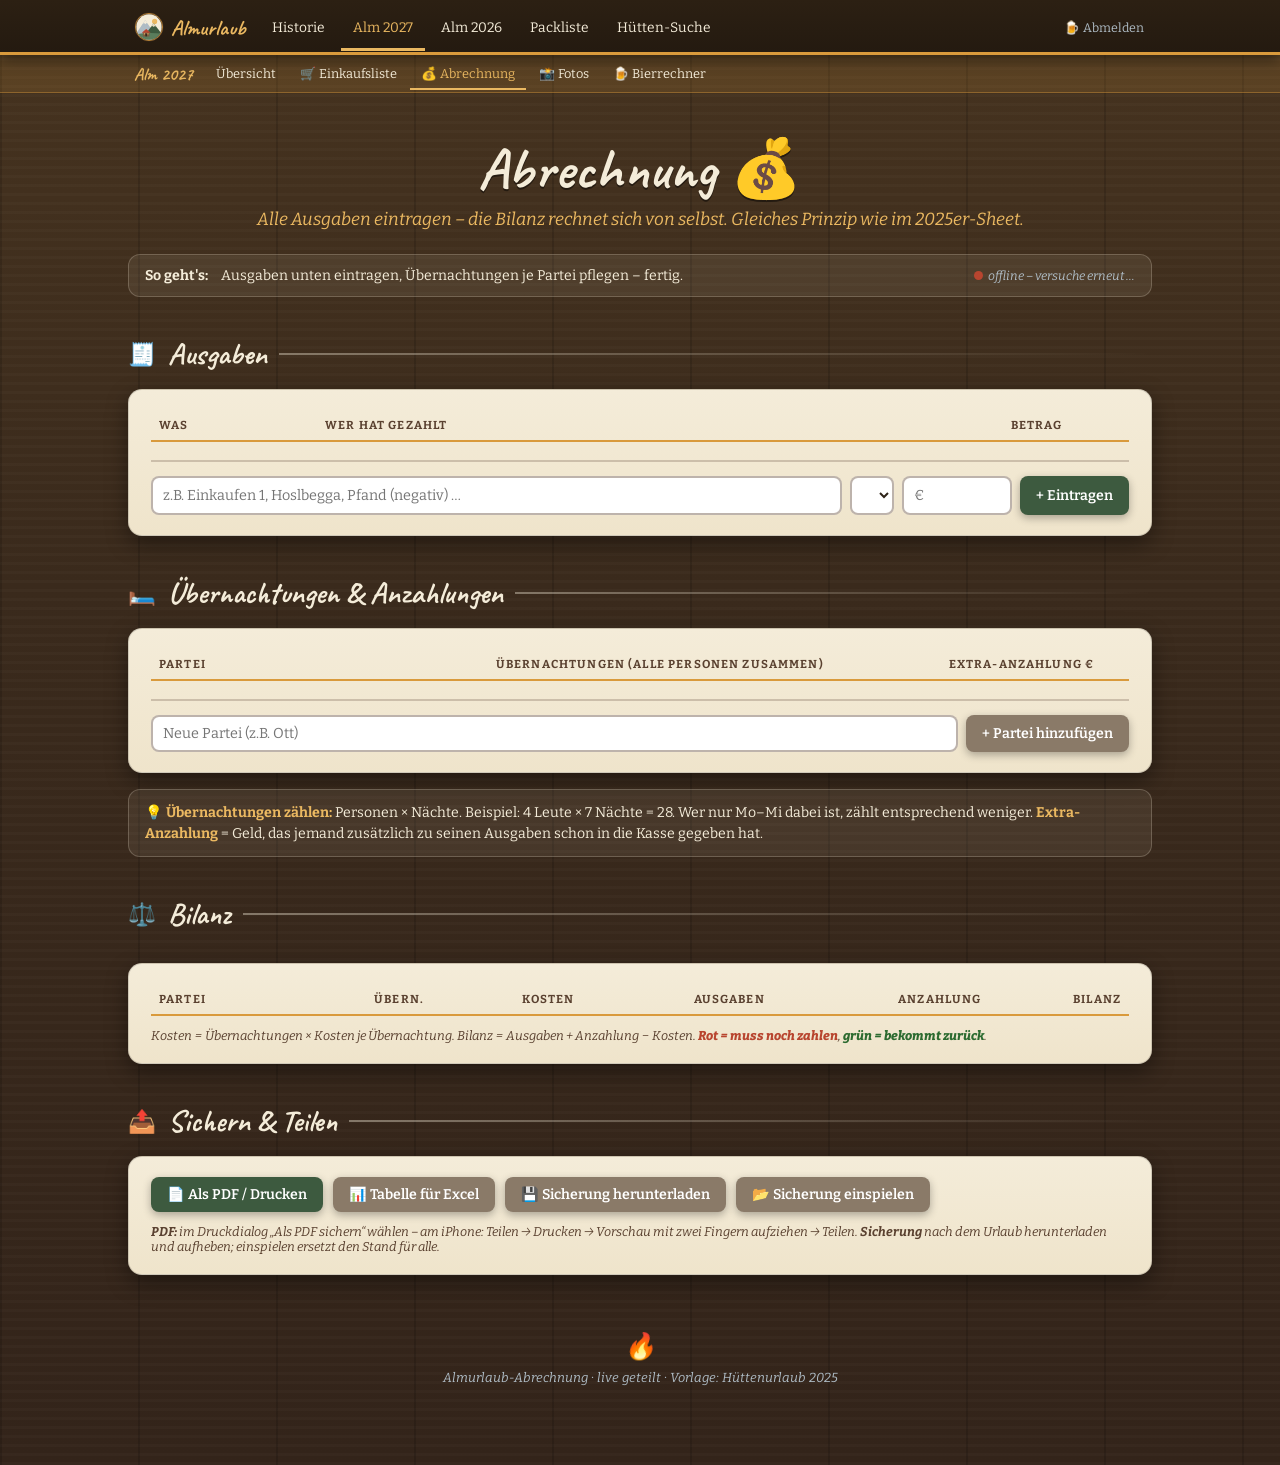
<file: 2027/abrechnung.html>
<!DOCTYPE html>
<html lang="de">
<head>
<meta charset="UTF-8">
<meta name="viewport" content="width=device-width, initial-scale=1.0">
<link rel="icon" href="../logo.svg" type="image/svg+xml">
<link rel="icon" href="../favicon.ico" sizes="48x48">
<link rel="apple-touch-icon" href="../apple-touch-icon.png">
<title>Abrechnung – Urlaub auf der Alm 2027</title>
<meta name="robots" content="noindex">
<link rel="preconnect" href="https://fonts.googleapis.com">
<link rel="preconnect" href="https://fonts.gstatic.com" crossorigin>
<link href="https://fonts.googleapis.com/css2?family=Bitter:wght@400;600;800&family=Caveat:wght@500;700&display=swap" rel="stylesheet">
<link rel="stylesheet" href="../alm.css">
</head>
<body>

<nav class="alm-nav" aria-label="Hauptnavigation">
  <div class="nav-innen">
    <a class="logo" href="../index.html"><img src="../logo.svg" alt="" width="30" height="30">Almurlaub</a>
    <a class="nav-link" href="../index.html">Historie</a>
    <a class="nav-link aktiv" href="index.html">Alm 2027</a>
    <a class="nav-link" href="../2026/index.html">Alm 2026</a>
    <a class="nav-link" href="../packliste.html">Packliste</a>
    <a class="nav-link" href="../huettensuche.html">Hütten-Suche</a>
    <a class="nav-link abmelden" href="../logout.php" title="Abmelden – zurück zur Bierparole">🍺 Abmelden</a>
  </div>
</nav>
<div class="jahr-nav" aria-label="Alm 2027 Unterseiten">
  <div class="jahr-nav-innen">
    <span class="jahr-label">Alm 2027</span>
    <a href="index.html">Übersicht</a>
    <a href="einkauf.html">🛒 Einkaufsliste</a>
    <a href="abrechnung.html" class="aktiv">💰 Abrechnung</a>
    <a href="fotos.html">📸 Fotos</a>
    <a href="bierrechner.html">🍺 Bierrechner</a>
  </div>
</div>

<header class="seitenkopf">
  <h1>Abrechnung 💰</h1>
  <div class="untertitel">Alle Ausgaben eintragen – die Bilanz rechnet sich von selbst. Gleiches Prinzip wie im 2025er-Sheet.</div>
</header>

<main class="wrap">
  <div class="druck-kopf">Abrechnung Almurlaub 2027 <span id="druck-stand"></span></div>

  <div class="wer-leiste">
    <div class="links-teil" style="font-size:.88rem">
      <strong>So geht's:</strong>&nbsp;Ausgaben unten eintragen, Übernachtungen je Partei pflegen – fertig.
    </div>
    <span class="sync-status" id="sync"><span class="punkt"></span>verbinde …</span>
  </div>

  <section>
    <div class="sek-titel"><span class="em">🧾</span><h2>Ausgaben</h2><div class="linie"></div></div>
    <div class="karte">
      <div class="tab-scroll">
        <table class="tabelle" id="ausgaben-tabelle">
          <thead>
            <tr><th>Was</th><th>Wer hat gezahlt</th><th style="text-align:right">Betrag</th><th></th></tr>
          </thead>
          <tbody></tbody>
        </table>
      </div>
      <div class="neu-zeile">
        <input type="text" id="a-text" placeholder="z.B. Einkaufen 1, Hoslbegga, Pfand (negativ) …">
        <select id="a-partei"></select>
        <input type="number" id="a-betrag" step="0.01" placeholder="€" style="max-width:110px">
        <button class="btn" id="a-btn">+ Eintragen</button>
      </div>
    </div>
  </section>

  <section>
    <div class="sek-titel"><span class="em">🛏️</span><h2>Übernachtungen &amp; Anzahlungen</h2><div class="linie"></div></div>
    <div class="karte">
      <div class="tab-scroll">
        <table class="tabelle" id="parteien-tabelle">
          <thead>
            <tr><th>Partei</th><th style="text-align:right">Übernachtungen (alle Personen zusammen)</th><th style="text-align:right">Extra-Anzahlung €</th><th></th></tr>
          </thead>
          <tbody></tbody>
        </table>
      </div>
      <div class="neu-zeile">
        <input type="text" id="p-name" placeholder="Neue Partei (z.B. Ott)">
        <button class="btn sekundaer" id="p-btn">+ Partei hinzufügen</button>
      </div>
    </div>
    <div class="hinweis-band">
      💡 <strong>Übernachtungen zählen:</strong> Personen × Nächte. Beispiel: 4 Leute × 7 Nächte = 28.
      Wer nur Mo–Mi dabei ist, zählt entsprechend weniger. <strong>Extra-Anzahlung</strong> = Geld, das jemand
      zusätzlich zu seinen Ausgaben schon in die Kasse gegeben hat.
    </div>
  </section>

  <section>
    <div class="sek-titel"><span class="em">⚖️</span><h2>Bilanz</h2><div class="linie"></div></div>
    <div class="summen-band" id="summen"></div>
    <div class="karte" style="margin-top:14px">
      <div class="tab-scroll">
        <table class="tabelle" id="bilanz-tabelle">
          <thead>
            <tr><th>Partei</th><th class="zahl">Übern.</th><th class="zahl">Kosten</th><th class="zahl">Ausgaben</th><th class="zahl">Anzahlung</th><th class="zahl">Bilanz</th></tr>
          </thead>
          <tbody></tbody>
        </table>
      </div>
      <p style="font-size:.8rem;color:var(--holz);margin-top:12px;font-style:italic">
        Kosten = Übernachtungen × Kosten je Übernachtung. Bilanz = Ausgaben + Anzahlung − Kosten.
        <span class="minus">Rot = muss noch zahlen</span>, <span class="plus">grün = bekommt zurück</span>.
      </p>
    </div>
  </section>

  <section class="export-bereich">
    <div class="sek-titel"><span class="em">📤</span><h2>Sichern &amp; Teilen</h2><div class="linie"></div></div>
    <div class="karte">
      <div class="export-leiste">
        <button class="btn" id="x-pdf">📄 Als PDF / Drucken</button>
        <button class="btn sekundaer" id="x-csv">📊 Tabelle für Excel</button>
        <button class="btn sekundaer" id="x-json">💾 Sicherung herunterladen</button>
        <label class="btn sekundaer" for="x-import">📂 Sicherung einspielen</label>
        <input type="file" id="x-import" accept=".json,application/json" hidden>
      </div>
      <p class="export-hinweis">
        <strong>PDF:</strong> im Druckdialog „Als PDF sichern“ wählen – am iPhone: Teilen → Drucken →
        Vorschau mit zwei Fingern aufziehen → Teilen. <strong>Sicherung</strong> nach dem Urlaub
        herunterladen und aufheben; einspielen ersetzt den Stand für alle.
      </p>
    </div>
  </section>

  <footer>
    <span class="feuer">🔥</span>
    Almurlaub-Abrechnung &middot; live geteilt &middot; Vorlage: Hüttenurlaub 2025
  </footer>
</main>

<script>
(function(){
  var API = '../api.php?doc=abrechnung2027';
  var STANDARD_PARTEIEN = [
    ["p1","Pappenberger"], ["p2","Bernecker"], ["p3","Billinger"], ["p4","Baule"], ["p5","Blaume"]
  ];
  var state = {};
  var syncEl = document.getElementById('sync');

  function esc(s){ var d=document.createElement('div'); d.textContent=(s==null?'':s); return d.innerHTML.replace(/"/g,'&quot;'); }
  function eur(n){ return (Math.round(n*100)/100).toLocaleString('de-DE',{minimumFractionDigits:2,maximumFractionDigits:2})+' €'; }
  function num(v){ var n=parseFloat(String(v==null?'':v).replace(',','.')); return isNaN(n)?0:n; }

  function parteien(){
    var p = state.parteien || {};
    return Object.keys(p).sort().map(function(id){ return {id:id, name:p[id].name||'?', naechte:num(p[id].naechte), anzahlung:num(p[id].anzahlung)}; });
  }
  function ausgaben(){
    var a = state.ausgaben || {};
    return Object.keys(a).sort().map(function(id){ return {id:id, text:a[id].text||'', partei:a[id].partei||'', betrag:num(a[id].betrag)}; });
  }

  function render(){
    var ps = parteien(), as = ausgaben();
    var pName = {}; ps.forEach(function(p){ pName[p.id]=p.name; });

    /* Ausgaben-Tabelle */
    var atb = document.querySelector('#ausgaben-tabelle tbody');
    atb.innerHTML = '';
    if (!as.length) atb.innerHTML = '<tr><td colspan="4" style="color:var(--holz-grau);font-style:italic">Noch keine Ausgaben eingetragen.</td></tr>';
    as.forEach(function(a){
      var tr = document.createElement('tr');
      tr.innerHTML = '<td>'+esc(a.text)+'</td><td>'+esc(pName[a.partei]||'?')+'</td>' +
        '<td class="zahl">'+eur(a.betrag)+'</td>' +
        '<td><button class="loeschen" data-adel="'+a.id+'" title="Löschen">✕</button></td>';
      atb.appendChild(tr);
    });

    /* Parteien-Tabelle */
    var ptb = document.querySelector('#parteien-tabelle tbody');
    ptb.innerHTML = '';
    ps.forEach(function(p){
      var tr = document.createElement('tr');
      tr.innerHTML = '<td><input type="text" value="'+esc(p.name)+'" data-pfeld="name" data-pid="'+p.id+'"></td>' +
        '<td class="zahl"><input type="number" class="naechte" min="0" step="1" value="'+(p.naechte||'')+'" data-pfeld="naechte" data-pid="'+p.id+'"></td>' +
        '<td class="zahl"><input type="number" class="betrag" step="0.01" value="'+(p.anzahlung||'')+'" data-pfeld="anzahlung" data-pid="'+p.id+'"></td>' +
        '<td><button class="loeschen" data-pdel="'+p.id+'" title="Partei löschen">✕</button></td>';
      ptb.appendChild(tr);
    });

    /* Partei-Auswahl im Ausgaben-Formular */
    var sel = document.getElementById('a-partei');
    var alt = sel.value;
    sel.innerHTML = '<option value="">– wer hat gezahlt? –</option>';
    ps.forEach(function(p){ var o=document.createElement('option'); o.value=p.id; o.textContent=p.name; sel.appendChild(o); });
    if (alt) sel.value = alt;

    /* Bilanz */
    var sumA = as.reduce(function(s,a){ return s+a.betrag; }, 0);
    var sumN = ps.reduce(function(s,p){ return s+p.naechte; }, 0);
    var satz = sumN > 0 ? sumA/sumN : 0;
    document.getElementById('summen').innerHTML =
      '<div class="summe"><div class="wert">'+eur(sumA)+'</div><div class="label">Ausgaben gesamt</div></div>' +
      '<div class="summe"><div class="wert">'+sumN+'</div><div class="label">Übernachtungen gesamt</div></div>' +
      '<div class="summe"><div class="wert">'+(sumN>0?eur(satz):'–')+'</div><div class="label">Kosten je Übernachtung</div></div>';

    var btb = document.querySelector('#bilanz-tabelle tbody');
    btb.innerHTML = '';
    ps.forEach(function(p){
      var gezahlt = as.filter(function(a){ return a.partei===p.id; }).reduce(function(s,a){ return s+a.betrag; }, 0);
      var kosten = p.naechte * satz;
      var bilanz = gezahlt + p.anzahlung - kosten;
      var cls = bilanz < -0.005 ? 'minus' : (bilanz > 0.005 ? 'plus' : '');
      var txt = bilanz < -0.005 ? eur(-bilanz)+' zahlen' : (bilanz > 0.005 ? eur(bilanz)+' zurück' : 'passt ✓');
      var tr = document.createElement('tr');
      tr.innerHTML = '<td><strong>'+esc(p.name)+'</strong></td>' +
        '<td class="zahl">'+p.naechte+'</td>' +
        '<td class="zahl">'+eur(kosten)+'</td>' +
        '<td class="zahl">'+eur(gezahlt)+'</td>' +
        '<td class="zahl">'+eur(p.anzahlung)+'</td>' +
        '<td class="zahl '+cls+'">'+txt+'</td>';
      btb.appendChild(tr);
    });

    verdrahten();
  }

  function verdrahten(){
    document.querySelectorAll('[data-pfeld]').forEach(function(inp){
      inp.addEventListener('change', function(){
        var set = {};
        set['parteien.'+inp.dataset.pid+'.'+inp.dataset.pfeld] = inp.value;
        sende({set:set});
      });
    });
    document.querySelectorAll('[data-pdel]').forEach(function(btn){
      btn.addEventListener('click', function(){
        if (!confirm('Partei wirklich löschen? Zugehörige Ausgaben bleiben, verlieren aber die Zuordnung.')) return;
        sende({unset:['parteien.'+btn.dataset.pdel]});
      });
    });
    document.querySelectorAll('[data-adel]').forEach(function(btn){
      btn.addEventListener('click', function(){
        if (!confirm('Diese Ausgabe löschen?')) return;
        sende({unset:['ausgaben.'+btn.dataset.adel]});
      });
    });
  }

  function setStatus(ok, text){
    syncEl.className = 'sync-status' + (ok ? '' : ' offline');
    syncEl.innerHTML = '<span class="punkt"></span>' + esc(text);
  }

  var editingGuard = false;
  function anwenden(json){
    state = json.data || {};
    if (!state.parteien || !Object.keys(state.parteien).length) {
      /* Erststart: Standard-Parteien anlegen (feste IDs -> kein Duplikat bei Gleichzeitigkeit) */
      var set = {};
      STANDARD_PARTEIEN.forEach(function(p){ set['parteien.'+p[0]] = {name:p[1], naechte:'', anzahlung:''}; });
      state.parteien = {};
      STANDARD_PARTEIEN.forEach(function(p){ state.parteien[p[0]] = {name:p[1]}; });
      fetch(API,{method:'POST',headers:{'Content-Type':'application/json'},body:JSON.stringify({set:set})});
    }
    if (!editingGuard) render();
    var t = new Date();
    setStatus(true, 'live · Stand ' + ('0'+t.getHours()).slice(-2)+':'+('0'+t.getMinutes()).slice(-2)+':'+('0'+t.getSeconds()).slice(-2));
  }

  /* Während man in einem Feld tippt, nicht neu rendern (sonst springt der Cursor) */
  document.addEventListener('focusin', function(e){ if (e.target.matches('input,select')) editingGuard = true; });
  document.addEventListener('focusout', function(){ editingGuard = false; });

  function lade(){
    fetch(API).then(function(r){ return r.json(); }).then(anwenden)
      .catch(function(){ setStatus(false, 'offline – versuche erneut …'); });
  }
  function sende(body){
    fetch(API,{method:'POST',headers:{'Content-Type':'application/json'},body:JSON.stringify(body)})
      .then(function(r){ return r.json(); })
      .then(function(j){ editingGuard=false; anwenden(j); })
      .catch(function(){ setStatus(false,'Speichern fehlgeschlagen'); });
  }

  document.getElementById('a-btn').addEventListener('click', function(){
    var t = document.getElementById('a-text').value.trim();
    var p = document.getElementById('a-partei').value;
    var b = num(document.getElementById('a-betrag').value);
    if (!t || !p || !b) { alert('Bitte Beschreibung, Partei und Betrag angeben. (Pfand als negativen Betrag eintragen)'); return; }
    var id = 'a' + Date.now();
    var set = {}; set['ausgaben.'+id] = {text:t, partei:p, betrag:b};
    sende({set:set});
    document.getElementById('a-text').value = '';
    document.getElementById('a-betrag').value = '';
  });

  document.getElementById('p-btn').addEventListener('click', function(){
    var n = document.getElementById('p-name').value.trim();
    if (!n) return;
    var id = 'p' + Date.now();
    var set = {}; set['parteien.'+id] = {name:n, naechte:'', anzahlung:''};
    sende({set:set});
    document.getElementById('p-name').value = '';
  });

  /* Für den Export (abrechnung-export.js) */
  window.almAbrechnung = {
    jahr: (API.match(/\d{4}/) || [''])[0],
    daten: function(){ return state; },
    parteien: parteien, ausgaben: ausgaben, sende: sende
  };

  lade();
  setInterval(lade, 5000);
  document.addEventListener('visibilitychange', function(){ if (!document.hidden) lade(); });
})();
</script>
<script src="../abrechnung-export.js"></script>
<script src="../alm-nav.js" defer></script>
</body>
</html>
</file>
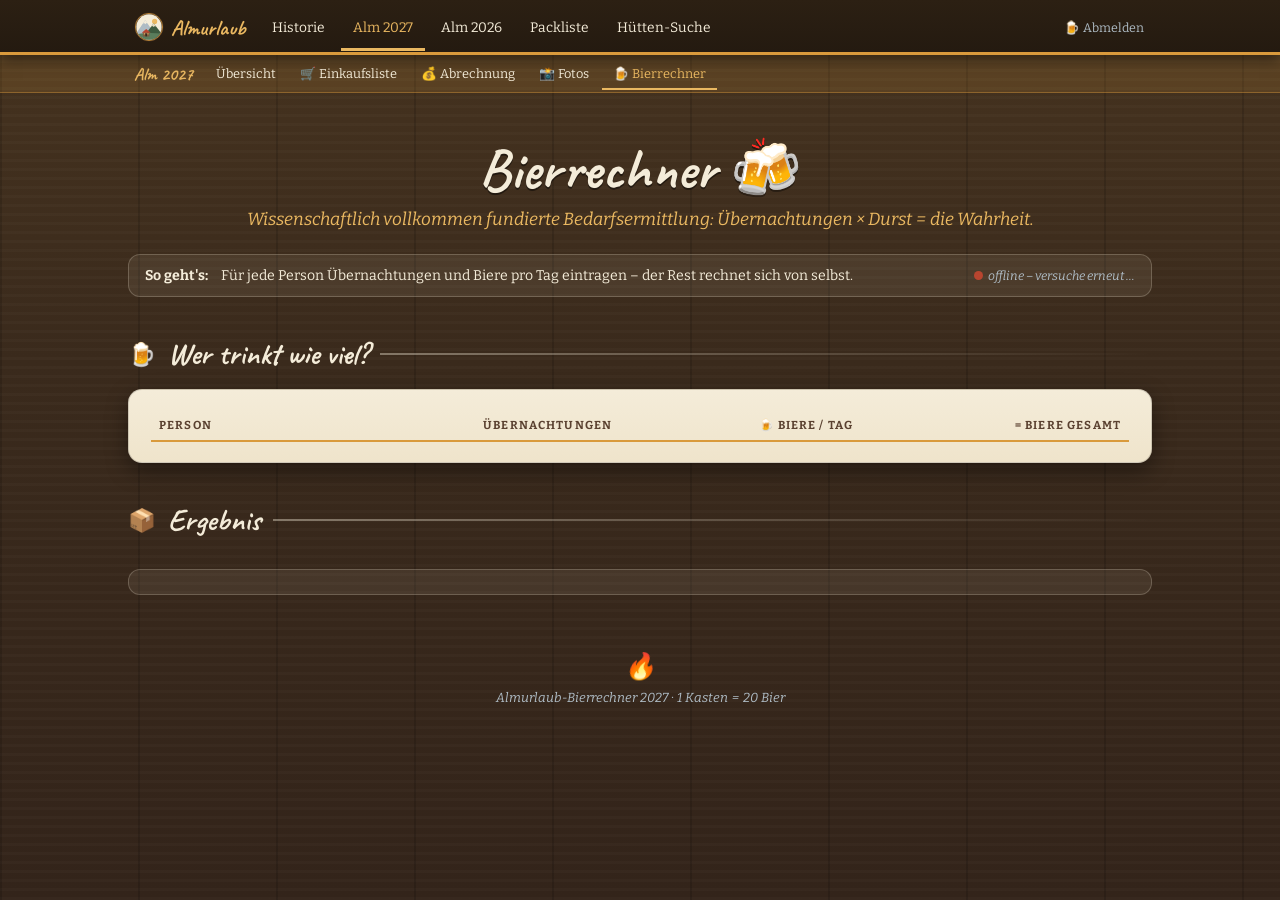
<file: 2027/bierrechner.html>
<!DOCTYPE html>
<html lang="de">
<head>
<meta charset="UTF-8">
<meta name="viewport" content="width=device-width, initial-scale=1.0">
<link rel="icon" href="../logo.svg" type="image/svg+xml">
<link rel="icon" href="../favicon.ico" sizes="48x48">
<link rel="apple-touch-icon" href="../apple-touch-icon.png">
<title>Bierrechner – Urlaub auf der Alm 2027</title>
<meta name="robots" content="noindex">
<link rel="preconnect" href="https://fonts.googleapis.com">
<link rel="preconnect" href="https://fonts.gstatic.com" crossorigin>
<link href="https://fonts.googleapis.com/css2?family=Bitter:wght@400;600;800&family=Caveat:wght@500;700&display=swap" rel="stylesheet">
<link rel="stylesheet" href="../alm.css">
</head>
<body>

<nav class="alm-nav" aria-label="Hauptnavigation">
  <div class="nav-innen">
    <a class="logo" href="../index.html"><img src="../logo.svg" alt="" width="30" height="30">Almurlaub</a>
    <a class="nav-link" href="../index.html">Historie</a>
    <a class="nav-link aktiv" href="index.html">Alm 2027</a>
    <a class="nav-link" href="../2026/index.html">Alm 2026</a>
    <a class="nav-link" href="../packliste.html">Packliste</a>
    <a class="nav-link" href="../huettensuche.html">Hütten-Suche</a>
    <a class="nav-link abmelden" href="../logout.php" title="Abmelden – zurück zur Bierparole">🍺 Abmelden</a>
  </div>
</nav>
<div class="jahr-nav" aria-label="Alm 2027 Unterseiten">
  <div class="jahr-nav-innen">
    <span class="jahr-label">Alm 2027</span>
    <a href="index.html">Übersicht</a>
    <a href="einkauf.html">🛒 Einkaufsliste</a>
    <a href="abrechnung.html">💰 Abrechnung</a>
    <a href="fotos.html">📸 Fotos</a>
    <a href="bierrechner.html" class="aktiv">🍺 Bierrechner</a>
  </div>
</div>

<header class="seitenkopf">
  <h1>Bierrechner 🍻</h1>
  <div class="untertitel">Wissenschaftlich vollkommen fundierte Bedarfsermittlung: Übernachtungen × Durst = die Wahrheit.</div>
</header>

<main class="wrap">

  <div class="wer-leiste">
    <div class="links-teil" style="font-size:.88rem">
      <strong>So geht's:</strong>&nbsp;Für jede Person Übernachtungen und Biere pro Tag eintragen – der Rest rechnet sich von selbst.
    </div>
    <span class="sync-status" id="sync"><span class="punkt"></span>verbinde …</span>
  </div>

  <section>
    <div class="sek-titel"><span class="em">🍺</span><h2>Wer trinkt wie viel?</h2><div class="linie"></div></div>
    <div class="karte">
      <div class="tab-scroll">
        <table class="tabelle" id="bier-tabelle">
          <thead>
            <tr><th>Person</th><th style="text-align:right">Übernachtungen</th><th style="text-align:right">🍺 Biere / Tag</th><th style="text-align:right">= Biere gesamt</th></tr>
          </thead>
          <tbody></tbody>
        </table>
      </div>
    </div>
  </section>

  <section>
    <div class="sek-titel"><span class="em">📦</span><h2>Ergebnis</h2><div class="linie"></div></div>
    <div class="summen-band" id="summen"></div>
    <div class="hinweis-band" id="urteil" style="margin-top:14px"></div>
  </section>

  <footer>
    <span class="feuer">🔥</span>
    Almurlaub-Bierrechner 2027 &middot; 1 Kasten = 20 Bier
  </footer>
</main>

<script>
(function(){
  var API = '../api.php?doc=bier2027';
  var PERSONEN = [
    ["p1","Martl"],["p2","Manu"],["p3","Max"],["p4","Alois"],
    ["p5","Robert"],["p6","Bettina"],["p7","Franz"],["p8","Andi"],
    ["p9","Baule"],["p10","Blaume"]
  ];
  var state = {};
  var syncEl = document.getElementById('sync');
  var editingGuard = false;

  function num(v){ var n=parseFloat(String(v==null?'':v).replace(',','.')); return isNaN(n)?0:n; }
  function esc(s){ var d=document.createElement('div'); d.textContent=(s==null?'':s); return d.innerHTML.replace(/"/g,'&quot;'); }
  function fmt(n){ return (Math.round(n*10)/10).toLocaleString('de-DE'); }

  function personen(){
    var p = state.personen || {};
    return PERSONEN.map(function(pp){
      var d = p[pp[0]] || {};
      return {id:pp[0], name:pp[1], naechte:num(d.naechte), proTag:num(d.proTag)};
    });
  }

  function render(){
    var ps = personen();
    var tb = document.querySelector('#bier-tabelle tbody');
    tb.innerHTML = '';
    var gesamt = 0;
    ps.forEach(function(p){
      var eigene = p.naechte * p.proTag;
      gesamt += eigene;
      var tr = document.createElement('tr');
      tr.innerHTML = '<td><strong>'+esc(p.name)+'</strong></td>' +
        '<td class="zahl"><input type="number" class="naechte" min="0" step="1" value="'+(p.naechte||'')+'" data-pfeld="naechte" data-pid="'+p.id+'"></td>' +
        '<td class="zahl"><input type="number" class="protag" min="0" step="0.5" value="'+(p.proTag||'')+'" data-pfeld="proTag" data-pid="'+p.id+'"></td>' +
        '<td class="zahl">'+fmt(eigene)+'</td>';
      tb.appendChild(tr);
    });

    var kaesten = gesamt / 20;
    var kaestenAuf = Math.ceil(kaesten);
    document.getElementById('summen').innerHTML =
      '<div class="summe"><div class="wert">'+fmt(gesamt)+'</div><div class="label">Biere gesamt</div></div>' +
      '<div class="summe"><div class="wert">'+fmt(kaesten)+'</div><div class="label">Kästen (genau)</div></div>' +
      '<div class="summe"><div class="wert">'+kaestenAuf+'</div><div class="label">Kästen zum Bestellen</div></div>';

    var urteil = document.getElementById('urteil');
    if (gesamt === 0) {
      urteil.innerHTML = '🤔 Noch keine Angaben – trag oben ein, wer wie durstig ist.';
    } else if (kaesten < 5) {
      urteil.innerHTML = '😬 Das wird knapp mager für eine Almwoche. Lieber nochmal nachdenken!';
    } else if (kaesten < 15) {
      urteil.innerHTML = '👍 Solide Grundversorgung – passt schon.';
    } else {
      urteil.innerHTML = '🍻 Respekt! Da bleibt niemand auf dem Trockenen.';
    }

    verdrahten();
  }

  function verdrahten(){
    document.querySelectorAll('[data-pfeld]').forEach(function(inp){
      inp.addEventListener('change', function(){
        var set = {};
        set['personen.'+inp.dataset.pid+'.'+inp.dataset.pfeld] = inp.value;
        sende({set:set});
      });
    });
  }

  function setStatus(ok, text){
    syncEl.className = 'sync-status' + (ok ? '' : ' offline');
    syncEl.innerHTML = '<span class="punkt"></span>' + esc(text);
  }

  function anwenden(json){
    state = json.data || {};
    if (!editingGuard) render();
    var t = new Date();
    setStatus(true, 'live · Stand ' + ('0'+t.getHours()).slice(-2)+':'+('0'+t.getMinutes()).slice(-2)+':'+('0'+t.getSeconds()).slice(-2));
  }

  /* Während man tippt, nicht neu rendern (sonst springt der Cursor) */
  document.addEventListener('focusin', function(e){ if (e.target.matches('input')) editingGuard = true; });
  document.addEventListener('focusout', function(){ editingGuard = false; });

  function lade(){
    fetch(API).then(function(r){ return r.json(); }).then(anwenden)
      .catch(function(){ setStatus(false, 'offline – versuche erneut …'); });
  }
  function sende(body){
    fetch(API, {method:'POST', headers:{'Content-Type':'application/json'}, body:JSON.stringify(body)})
      .then(function(r){ return r.json(); })
      .then(function(j){ editingGuard=false; anwenden(j); })
      .catch(function(){ setStatus(false, 'Speichern fehlgeschlagen'); lade(); });
  }

  lade();
  setInterval(lade, 4000);
  document.addEventListener('visibilitychange', function(){ if (!document.hidden) lade(); });
})();
</script>
<script src="../alm-nav.js" defer></script>
</body>
</html>
</file>
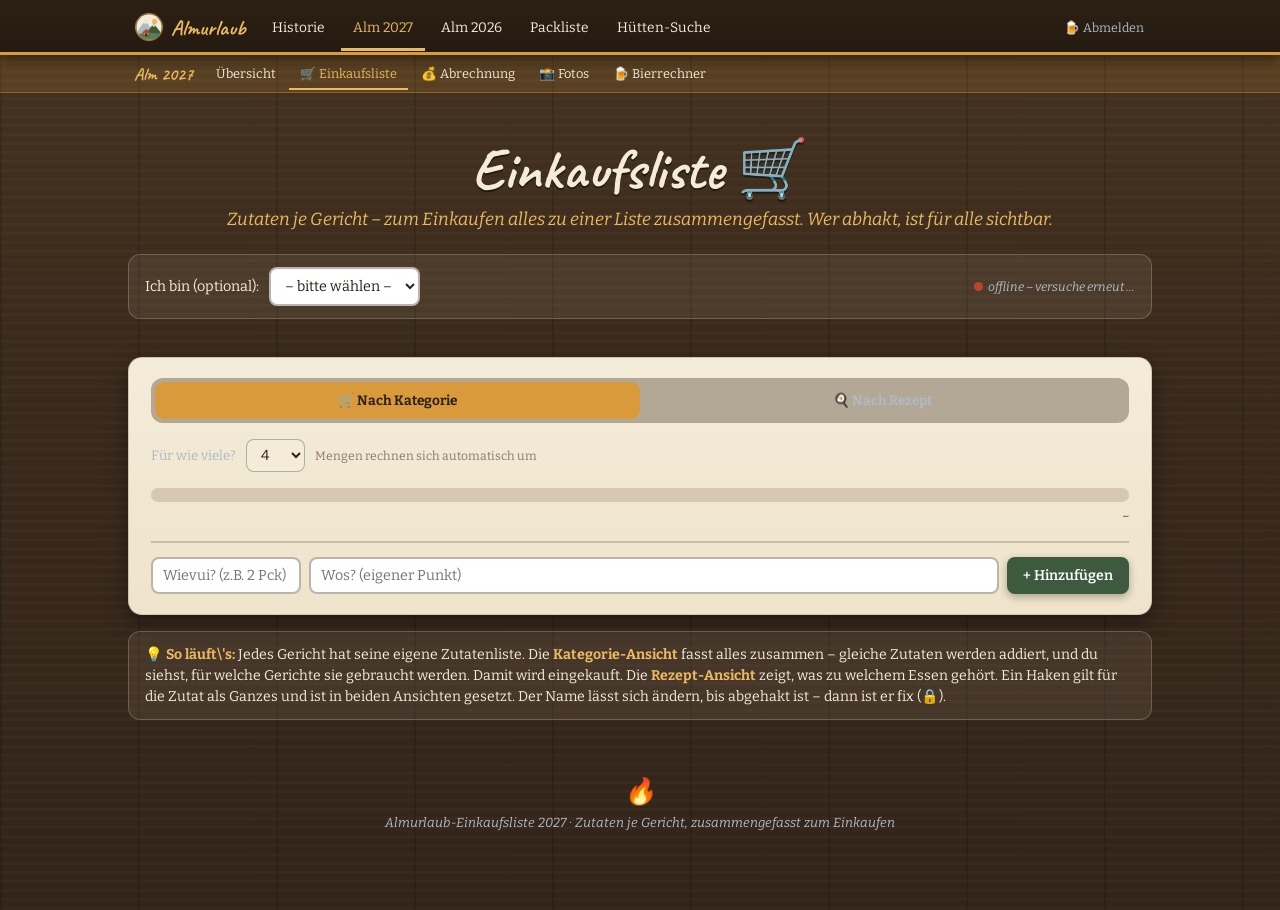
<file: 2027/einkauf.html>
<!DOCTYPE html>
<html lang="de">
<head>
<meta charset="UTF-8">
<meta name="viewport" content="width=device-width, initial-scale=1.0">
<link rel="icon" href="../logo.svg" type="image/svg+xml">
<link rel="icon" href="../favicon.ico" sizes="48x48">
<link rel="apple-touch-icon" href="../apple-touch-icon.png">
<title>Einkaufsliste – Urlaub auf der Alm 2027</title>
<meta name="robots" content="noindex">
<link rel="preconnect" href="https://fonts.googleapis.com">
<link rel="preconnect" href="https://fonts.gstatic.com" crossorigin>
<link href="https://fonts.googleapis.com/css2?family=Bitter:wght@400;600;800&family=Caveat:wght@500;700&display=swap" rel="stylesheet">
<link rel="stylesheet" href="../alm.css">
<style>
  .ansicht-schalter{display:flex;background:rgba(58,42,28,.35);border-radius:12px;padding:4px;margin:0 0 16px}
  .ansicht-schalter button{flex:1;font-family:'Bitter',Georgia,serif;font-size:.85rem;font-weight:700;padding:10px 8px;border:none;border-radius:9px;background:transparent;color:var(--nebel);cursor:pointer}
  .ansicht-schalter button.aktiv{background:var(--schwammerl);color:#2e2318}
  .personen-leiste{display:flex;align-items:center;gap:10px;flex-wrap:wrap;margin-bottom:14px}
  .personen-leiste label{color:var(--nebel);font-size:.85rem}
  .personen-leiste select{font-family:'Bitter',Georgia,serif;font-size:.9rem;padding:6px 10px;border-radius:8px;border:1px solid rgba(61,90,63,.4);background:var(--creme);color:var(--tinte)}
  .personen-hinweis{color:var(--holz-grau);font-size:.76rem}
  .ek-item .menge{font-weight:700;color:var(--tanne);white-space:nowrap}
  .wofuer{display:block;font-size:.7rem;color:var(--holz-grau);margin-top:2px}
  .wofuer .chip{display:inline-block;background:rgba(61,90,63,.16);border-radius:999px;padding:1px 7px;margin:2px 3px 0 0;font-size:.68rem;color:var(--tanne)}
  .vorrat-note{display:block;font-size:.68rem;color:var(--holz-grau);font-style:italic;margin-top:1px}
  .ek-item .wer-wrap{display:flex;align-items:center;gap:6px;margin-left:auto;flex:0 0 auto;padding-top:1px}
  .wer-sel{font-family:'Bitter',Georgia,serif;font-size:.8rem;padding:5px 8px;border-radius:8px;border:1px solid rgba(61,90,63,.4);background:var(--creme);color:var(--tinte);cursor:pointer;max-width:116px}
  .wer-sel:disabled{-webkit-appearance:none;appearance:none;background:rgba(61,90,63,.12);border-color:transparent;color:var(--tanne);font-weight:700;cursor:default;opacity:1}
  .wer-lock{font-size:.85rem;line-height:1}
  .rezept-kopf{display:inline-flex;align-items:baseline;gap:8px;flex-wrap:wrap}
  .rezept-portionen{font-size:.72rem;color:var(--holz-grau);font-weight:400}
  .entwurf-chip{display:inline-block;font-size:.6rem;font-weight:700;text-transform:uppercase;letter-spacing:.08em;background:var(--geranie);color:#fff;border-radius:999px;padding:2px 7px;vertical-align:2px}
  @media (max-width:560px){.wer-sel{max-width:96px;font-size:.74rem;padding:4px 6px}.liste li{gap:8px}}
</style>
</head>
<body>

<nav class="alm-nav" aria-label="Hauptnavigation">
  <div class="nav-innen">
    <a class="logo" href="../index.html"><img src="../logo.svg" alt="" width="30" height="30">Almurlaub</a>
    <a class="nav-link" href="../index.html">Historie</a>
    <a class="nav-link aktiv" href="index.html">Alm 2027</a>
    <a class="nav-link" href="../2026/index.html">Alm 2026</a>
    <a class="nav-link" href="../packliste.html">Packliste</a>
    <a class="nav-link" href="../huettensuche.html">Hütten-Suche</a>
    <a class="nav-link abmelden" href="../logout.php" title="Abmelden – zurück zur Bierparole">🍺 Abmelden</a>
  </div>
</nav>
<div class="jahr-nav" aria-label="Alm 2027 Unterseiten">
  <div class="jahr-nav-innen">
    <span class="jahr-label">Alm 2027</span>
    <a href="index.html">Übersicht</a>
    <a href="einkauf.html" class="aktiv">🛒 Einkaufsliste</a>
    <a href="abrechnung.html">💰 Abrechnung</a>
    <a href="fotos.html">📸 Fotos</a>
    <a href="bierrechner.html">🍺 Bierrechner</a>
  </div>
</div>

<header class="seitenkopf">
  <h1>Einkaufsliste 🛒</h1>
  <div class="untertitel">Zutaten je Gericht – zum Einkaufen alles zu einer Liste zusammengefasst. Wer abhakt, ist für alle sichtbar.</div>
</header>

<main class="wrap">
  <div class="wer-leiste">
    <div class="links-teil">
      <label for="ich">Ich bin (optional):</label>
      <select id="ich"><option value="">– bitte wählen –</option></select>
    </div>
    <span class="sync-status" id="sync"><span class="punkt"></span>verbinde …</span>
  </div>

  <section>
    <div class="karte">
      <div class="ansicht-schalter" role="tablist" aria-label="Ansicht wählen">
        <button type="button" id="btn-kat" class="aktiv" role="tab" aria-selected="true">🛒 Nach Kategorie</button>
        <button type="button" id="btn-rez" role="tab" aria-selected="false">🍳 Nach Rezept</button>
      </div>
      <div class="personen-leiste">
        <label for="personen">Für wie viele?</label>
        <select id="personen"></select>
        <span class="personen-hinweis">Mengen rechnen sich automatisch um</span>
      </div>
      <div class="fortschritt"><div id="balken"></div></div>
      <div class="fortschritt-text" id="stand">–</div>
      <div id="ausgabe"></div>
      <div class="neu-zeile">
        <input type="text" id="neu-menge" placeholder="Wievui? (z.B. 2 Pck)" style="max-width:150px">
        <input type="text" id="neu-text" placeholder="Wos? (eigener Punkt)">
        <button class="btn" id="neu-btn">+ Hinzufügen</button>
      </div>
    </div>
    <div class="hinweis-band">
      💡 <strong>So läuft\'s:</strong> Jedes Gericht hat seine eigene Zutatenliste. Die <strong>Kategorie-Ansicht</strong>
      fasst alles zusammen – gleiche Zutaten werden addiert, und du siehst, für welche Gerichte sie gebraucht werden.
      Damit wird eingekauft. Die <strong>Rezept-Ansicht</strong> zeigt, was zu welchem Essen gehört.
      Ein Haken gilt für die Zutat als Ganzes und ist in beiden Ansichten gesetzt.
      Der Name lässt sich ändern, bis abgehakt ist – dann ist er fix (🔒).
    </div>
  </section>

  <footer>
    <span class="feuer">🔥</span>
    Almurlaub-Einkaufsliste 2027 &middot; Zutaten je Gericht, zusammengefasst zum Einkaufen
  </footer>
</main>
<script>
(function(){
  var NAMEN = ["Martl","Manu","Max","Alois","Franz","Andi","Baule","Blaume","Ott"];

  /* ZUTATEN-KATALOG  id: {name, einheit, gruppe, fix?, wer?}
     einheit "" = zaehlbare Sache; fix = feste Einkaufsmenge fuer Vorraete */
  var KATALOG = {
    rigatoni:          {name:"Rigatoni",                         einheit:"g",  gruppe:"Sonstiges"},
    passierte_tomaten: {name:"Passierte Tomaten",                einheit:"g",  gruppe:"Sonstiges"},
    eiertomaten:       {name:"Ganze Eiertomaten (Dose)",         einheit:"g",  gruppe:"Sonstiges"},
    tomatenmark:       {name:"Tomatenmark",                      einheit:"g",  gruppe:"Sonstiges"},
    kidneybohnen:      {name:"Kidney-Bohnen (Dosen)",            einheit:"",   gruppe:"Sonstiges"},
    mais:              {name:"Mais (Dosen à 200 g)",             einheit:"",   gruppe:"Sonstiges"},
    olivenoel:         {name:"Olivenöl",                         einheit:"ml", gruppe:"Sonstiges", fix:"1 Flasche"},
    salz:              {name:"Salz",                             einheit:"TL", gruppe:"Sonstiges", fix:"1 kg"},
    pfeffer:           {name:"Pfeffer, schwarz",                 einheit:"TL", gruppe:"Sonstiges", fix:"1 Pck"},
    zucker:            {name:"Zucker",                           einheit:"TL", gruppe:"Sonstiges", fix:"1 kg"},
    oregano:           {name:"Oregano, getrocknet",              einheit:"EL", gruppe:"Sonstiges", fix:"1 Pck"},
    chiliflocken:      {name:"Chiliflocken",                     einheit:"TL", gruppe:"Sonstiges", fix:"1 Pck"},
    hack:              {name:"Hackfleisch, gemischt",            einheit:"g",  gruppe:"Metzgerei"},
    salsiccia:         {name:"Salsiccia / grobe Bratwürste",     einheit:"g",  gruppe:"Metzgerei"},
    speck_wuerfel:     {name:"Speckwürfel (Pancetta)",           einheit:"g",  gruppe:"Metzgerei"},
    rinderbein:        {name:"Rinderbeinscheiben",               einheit:"g",  gruppe:"Metzgerei"},
    sahne:             {name:"Sahne",                            einheit:"ml", gruppe:"Milchprodukte"},
    creme_fraiche:     {name:"Crème fraîche",                    einheit:"g",  gruppe:"Milchprodukte"},
    saure_sahne:       {name:"Saure Sahne (Becher)",             einheit:"",   gruppe:"Milchprodukte"},
    mozzarella:        {name:"Mozzarella-Kugeln (à 125 g)",      einheit:"",   gruppe:"Milchprodukte"},
    parmesan:          {name:"Parmesan, gerieben",               einheit:"g",  gruppe:"Milchprodukte"},
    reibekaese:        {name:"Reibekäse (Gouda / Bergkäse)",     einheit:"g",  gruppe:"Milchprodukte"},
    zwiebeln:          {name:"Zwiebeln, groß",                   einheit:"",   gruppe:"Obst & Gemüse"},
    knoblauch:         {name:"Knoblauchzehen",                   einheit:"",   gruppe:"Obst & Gemüse"},
    paprika:           {name:"Paprikaschoten",                   einheit:"",   gruppe:"Obst & Gemüse"},
    basilikum:         {name:"Basilikum, frisch (Bund)",         einheit:"",   gruppe:"Obst & Gemüse"},
    rotwein:           {name:"Rotwein (zum Ablöschen)",          einheit:"ml", gruppe:"Getränke", fix:"1 Flasche"},
    briketts:          {name:"Grillbriketts (Säcke)",            einheit:"",   gruppe:"Hütte"},
    kuechenrolle:      {name:"Küchenrolle (Pck)",                einheit:"",   gruppe:"Hütte"},
    klopapier:         {name:"Klopapier deluxe!! (Pck)",         einheit:"",   gruppe:"Hütte"},
    ofenanzuender:     {name:"Ofenanzünder (Pck)",               einheit:"",   gruppe:"Hütte"},
    muellbeutel:       {name:"Müllbeutel (Pck)",                 einheit:"",   gruppe:"Hütte"},
    alufolie:          {name:"Alufolie (Pck)",                   einheit:"",   gruppe:"Hütte"},
    spuelmittel:       {name:"Spülmittel (Pck)",                 einheit:"",   gruppe:"Hütte"},
    spueltuecher:      {name:"Spültücher, Geschirrtücher (Pck)", einheit:"",   gruppe:"Hütte"},
    dutch_oven:        {name:"Dutch Oven ft12",                  einheit:"",   gruppe:"Von daheim mitnehmen", wer:"Baule"},
    knoedltopf:        {name:"Großer Kochtopf (Knedl / Nudeln)", einheit:"",   gruppe:"Von daheim mitnehmen", wer:"Andi"},
    deckelheber:       {name:"Deckelheber + Kohlezange",         einheit:"",   gruppe:"Von daheim mitnehmen", wer:"Baule"},
    pfannkuchenpfanne: {name:"Pfanne für Pfannkuchen",           einheit:"",   gruppe:"Von daheim mitnehmen", wer:"Baule"},
    toasteisen:        {name:"Toast-Eisen",                      einheit:"",   gruppe:"Von daheim mitnehmen", wer:"Baule"},
    motorsaege:        {name:"Motorsäge",                        einheit:"",   gruppe:"Von daheim mitnehmen", wer:"Andi"}
  };

  /* GERICHTE – neues Gericht: Block anhaengen, fehlende Zutaten oben eintragen */
  var GERICHTE = [
    { id:"rigatoni_porno", name:"Rigatoni al Porno", emoji:"🍝",
      portionen:11, skaliert:true, notiz:"aus dem Dutch Oven",
      zutaten:{ rigatoni:1200, olivenoel:45, speck_wuerfel:150, zwiebeln:3, knoblauch:6,
        hack:1000, salsiccia:500, tomatenmark:150, rotwein:200, passierte_tomaten:1400,
        zucker:1, oregano:2, chiliflocken:1, salz:2, pfeffer:1,
        sahne:300, creme_fraiche:300, mozzarella:3, parmesan:150, reibekaese:300, basilikum:2 } },
    { id:"chili", name:"Chili con Carne", emoji:"🌶️",
      portionen:11, skaliert:true, entwurf:true, notiz:"Mengen aus der 2025er-Liste abgeleitet – bitte prüfen",
      zutaten:{ rinderbein:3000, zwiebeln:4, knoblauch:6, olivenoel:40, tomatenmark:200,
        eiertomaten:3200, kidneybohnen:4, mais:4, paprika:4, saure_sahne:2,
        chiliflocken:2, salz:2, pfeffer:1 } },
    { id:"grundbedarf", name:"Grundbedarf Hütte", emoji:"🏚️",
      portionen:11, skaliert:false, notiz:"unabhängig von den Gerichten",
      zutaten:{ briketts:3, kuechenrolle:1, klopapier:1, ofenanzuender:2,
        muellbeutel:1, alufolie:1, spuelmittel:1, spueltuecher:1 } },
    { id:"ausruestung", name:"Von daheim mitnehmen", emoji:"🎒",
      portionen:11, skaliert:false, notiz:"kein Einkauf – wird eingepackt",
      zutaten:{ dutch_oven:1, knoedltopf:1, deckelheber:1, pfannkuchenpfanne:2, toasteisen:1, motorsaege:1 } }
  ];

  var GRUPPEN = ["Von daheim mitnehmen","Metzgerei","Milchprodukte","Sonstiges","Obst & Gemüse","Getränke","Hütte","Eigene Punkte"];

  var API='../api.php?doc=einkauf2027', state={items:{},custom:{}};
  var ansicht = localStorage.getItem('alm-ek-ansicht') || 'kategorie';
  var syncEl=document.getElementById('sync'), ausgabe=document.getElementById('ausgabe');

  var ichSel=document.getElementById('ich');
  NAMEN.forEach(function(n){var o=document.createElement('option');o.value=o.textContent=n;ichSel.appendChild(o);});
  ichSel.value=localStorage.getItem('alm-ich')||'';
  ichSel.addEventListener('change',function(){localStorage.setItem('alm-ich',ichSel.value);});

  var personenSel=document.getElementById('personen');
  for(var p=4;p<=24;p++){var o=document.createElement('option');o.value=String(p);o.textContent=String(p);personenSel.appendChild(o);}

  function esc(s){var d=document.createElement('div');d.textContent=(s==null?'':s);return d.innerHTML.replace(/"/g,'&quot;');}
  function personen(){return parseInt(state.personen,10)||11;}
  function zustand(k){return (state.items||{})[k]||{};}

  function runde(m,e){
    if(e==='g'||e==='ml'){ if(m>=1000)return Math.round(m/50)*50; if(m>=200)return Math.round(m/10)*10;
      if(m>=20)return Math.round(m/5)*5; return Math.max(1,Math.round(m)); }
    if(e==='TL'||e==='EL')return Math.max(.5,Math.round(m*2)/2);
    return Math.max(1,Math.ceil(m-1e-4));
  }
  function zeigeMenge(m,e){
    var r=runde(m,e);
    if(e==='g'&&r>=1000)return String(r/1000).replace('.',',')+' kg';
    if(e==='ml'&&r>=1000)return String(r/1000).replace('.',',')+' l';
    var t=String(Math.round(r*10)/10).replace('.',',');
    return e? t+' '+e : t;
  }
  function zusammenfassen(){
    var summe={}, anzahl=personen();
    GERICHTE.forEach(function(g){
      var mult=g.skaliert?(anzahl/g.portionen):1;
      Object.keys(g.zutaten).forEach(function(z){
        if(!KATALOG[z])return;
        if(!summe[z])summe[z]={menge:0,gerichte:[]};
        summe[z].menge+=g.zutaten[z]*mult;
        if(summe[z].gerichte.indexOf(g.name)===-1)summe[z].gerichte.push(g.name);
      });
    });
    return summe;
  }
  function optionen(name){
    var bek=false, html='<option value="">– wer? –</option>';
    NAMEN.forEach(function(n){ if(n===name)bek=true;
      html+='<option'+(n===name?' selected':'')+'>'+esc(n)+'</option>'; });
    if(name&&!bek)html='<option value="'+esc(name)+'" selected>'+esc(name)+'</option>'+html;
    return html;
  }
  function zeile(key,mengeTxt,name,extra,vorschlag,loeschbar){
    var st=zustand(key), done=!!st.done;
    var wer=(st.wer!==undefined&&st.wer!==null)?st.wer:(vorschlag||'');
    return '<li class="ek-item'+(done?' erledigt':'')+'">'+
      '<input type="checkbox" data-key="'+esc(key)+'" id="cb-'+esc(key)+'"'+(done?' checked':'')+'>'+
      '<label for="cb-'+esc(key)+'"><span class="txt"><span class="menge">'+esc(mengeTxt)+'</span> '+esc(name)+'</span>'+(extra||'')+'</label>'+
      '<span class="wer-wrap">'+(done?'<span class="wer-lock" title="erledigt – Name gesperrt">🔒</span>':'')+
      '<select class="wer-sel" data-key="'+esc(key)+'"'+(done?' disabled':'')+' aria-label="Wer besorgt das?">'+optionen(wer)+'</select></span>'+
      (loeschbar?'<button class="loeschen" data-del="'+esc(key)+'" title="Punkt löschen">✕</button>':'')+'</li>';
  }
  function renderKategorie(summe,customs){
    var pg={};
    Object.keys(summe).forEach(function(z){var g=KATALOG[z].gruppe;(pg[g]=pg[g]||[]).push(z);});
    customs.forEach(function(c){(pg['Eigene Punkte']=pg['Eigene Punkte']||[]).push('custom:'+c.id);});
    var html='';
    GRUPPEN.forEach(function(gr){
      var ids=pg[gr]; if(!ids||!ids.length)return;
      ids.sort(function(a,b){
        var na=a.indexOf('custom:')===0?'zzz':KATALOG[a].name;
        var nb=b.indexOf('custom:')===0?'zzz':KATALOG[b].name;
        return na.localeCompare(nb,'de');});
      var fertig=ids.filter(function(i){return zustand(i).done;}).length;
      html+='<div class="ek-gruppe"><h3>'+esc(gr)+' <span class="zaehler">'+fertig+' / '+ids.length+'</span></h3><ul class="liste">';
      ids.forEach(function(id){
        if(id.indexOf('custom:')===0){
          var c=customs.filter(function(x){return 'custom:'+x.id===id;})[0]||{};
          html+=zeile(id,c.menge||'',c.text||'','','',true); return;
        }
        var k=KATALOG[id], s=summe[id];
        var mt=k.fix?k.fix:zeigeMenge(s.menge,k.einheit);
        var extra='<span class="wofuer">'+s.gerichte.map(function(n){return '<span class="chip">'+esc(n)+'</span>';}).join('')+'</span>';
        if(k.fix)extra+='<span class="vorrat-note">Rezeptbedarf: '+esc(zeigeMenge(s.menge,k.einheit))+'</span>';
        html+=zeile(id,mt,k.name,extra,k.wer);
      });
      html+='</ul></div>';
    });
    return html;
  }
  function renderRezept(customs){
    var anzahl=personen(), html='';
    GERICHTE.forEach(function(g){
      var mult=g.skaliert?(anzahl/g.portionen):1;
      var ids=Object.keys(g.zutaten).filter(function(z){return !!KATALOG[z];});
      ids.sort(function(a,b){return KATALOG[a].name.localeCompare(KATALOG[b].name,'de');});
      var fertig=ids.filter(function(z){return zustand(z).done;}).length;
      html+='<div class="ek-gruppe"><h3><span class="rezept-kopf"><span>'+esc(g.emoji+' '+g.name)+'</span>'+
        (g.entwurf?'<span class="entwurf-chip">Entwurf</span>':'')+
        '<span class="rezept-portionen">'+(g.skaliert?('für '+anzahl+' Leut\''):'feste Menge')+
        (g.notiz?' · '+esc(g.notiz):'')+'</span></span> <span class="zaehler">'+fertig+' / '+ids.length+'</span></h3><ul class="liste">';
      ids.forEach(function(z){ var k=KATALOG[z];
        html+=zeile(z,zeigeMenge(g.zutaten[z]*mult,k.einheit),k.name,'',k.wer); });
      html+='</ul></div>';
    });
    if(customs.length){
      var f=customs.filter(function(c){return zustand('custom:'+c.id).done;}).length;
      html+='<div class="ek-gruppe"><h3>✍️ Eigene Punkte <span class="zaehler">'+f+' / '+customs.length+'</span></h3><ul class="liste">';
      customs.forEach(function(c){html+=zeile('custom:'+c.id,c.menge||'',c.text||'','','',true);});
      html+='</ul></div>';
    }
    return html;
  }
  function render(){
    var summe=zusammenfassen();
    var customs=Object.keys(state.custom||{}).map(function(id){
      var c=state.custom[id]||{}; return {id:id,menge:c.menge,text:c.text};});
    personenSel.value=String(personen());
    var bk=document.getElementById('btn-kat'), br=document.getElementById('btn-rez');
    bk.classList.toggle('aktiv',ansicht==='kategorie');
    br.classList.toggle('aktiv',ansicht==='rezept');
    bk.setAttribute('aria-selected',ansicht==='kategorie'?'true':'false');
    br.setAttribute('aria-selected',ansicht==='rezept'?'true':'false');
    ausgabe.innerHTML=(ansicht==='kategorie')?renderKategorie(summe,customs):renderRezept(customs);
    var alle=Object.keys(summe).concat(customs.map(function(c){return 'custom:'+c.id;}));
    var fertig=alle.filter(function(k){return zustand(k).done;}).length;
    var pz=alle.length?Math.round(fertig/alle.length*100):0;
    document.getElementById('balken').style.width=pz+'%';
    document.getElementById('stand').textContent=pz+' % erledigt ('+fertig+' von '+alle.length+' Positionen)';
    binde();
  }
  function binde(){
    ausgabe.querySelectorAll('input[type=checkbox]').forEach(function(box){
      box.addEventListener('change',function(){
        var key=box.getAttribute('data-key');
        var sel=ausgabe.querySelector('select.wer-sel[data-key="'+key+'"]');
        var name=sel?sel.value:'';
        if(box.checked){
          if(!name)name=ichSel.value;
          if(!name){alert('Bitte zuerst auswählen, wer das besorgt – dann wird der Name beim Abhaken gespeichert.');box.checked=false;return;}
          var s={};s['items.'+key]={done:1,wer:name,ts:Date.now()};sende({set:s});
        } else {
          var n2=(sel?sel.value:'')||zustand(key).wer||'';
          var s2={};s2['items.'+key]={done:0,wer:n2,ts:Date.now()};sende({set:s2});
        }
      });
    });
    ausgabe.querySelectorAll('select.wer-sel').forEach(function(sel){
      sel.addEventListener('change',function(){
        var key=sel.getAttribute('data-key');
        if(zustand(key).done)return;
        var s={};s['items.'+key]={done:0,wer:sel.value,ts:Date.now()};sende({set:s});
      });
    });
    ausgabe.querySelectorAll('[data-del]').forEach(function(btn){
      btn.addEventListener('click',function(){
        if(!confirm('Diesen Punkt wirklich löschen?'))return;
        var key=btn.getAttribute('data-del');
        sende({unset:['custom.'+key.replace('custom:',''),'items.'+key]});
      });
    });
  }
  function setStatus(ok,t){syncEl.className='sync-status'+(ok?'':' offline');syncEl.innerHTML='<span class="punkt"></span>'+esc(t);}
  function anwenden(j){
    var d=(j&&j.data&&typeof j.data==='object'&&!Array.isArray(j.data))?j.data:{};
    state=d; if(!state.items)state.items={}; if(!state.custom)state.custom={};
    render();
    var t=new Date();
    setStatus(true,'live · Stand '+('0'+t.getHours()).slice(-2)+':'+('0'+t.getMinutes()).slice(-2)+':'+('0'+t.getSeconds()).slice(-2));
  }
  function lade(){fetch(API).then(function(r){return r.json();}).then(anwenden)
    .catch(function(){setStatus(false,'offline – versuche erneut …');});}
  function sende(b){fetch(API,{method:'POST',headers:{'Content-Type':'application/json'},body:JSON.stringify(b)})
    .then(function(r){return r.json();}).then(anwenden)
    .catch(function(){setStatus(false,'Speichern fehlgeschlagen – Verbindung prüfen');lade();});}

  document.getElementById('btn-kat').addEventListener('click',function(){ansicht='kategorie';localStorage.setItem('alm-ek-ansicht',ansicht);render();});
  document.getElementById('btn-rez').addEventListener('click',function(){ansicht='rezept';localStorage.setItem('alm-ek-ansicht',ansicht);render();});
  personenSel.addEventListener('change',function(){sende({set:{personen:parseInt(personenSel.value,10)}});});
  document.getElementById('neu-btn').addEventListener('click',function(){
    var m=document.getElementById('neu-menge').value.trim();
    var t=document.getElementById('neu-text').value.trim();
    if(!t){alert('Bitte eintragen, wos fehlt.');return;}
    var id='c'+Date.now(); var s={}; s['custom.'+id]={menge:m,text:t}; sende({set:s});
    document.getElementById('neu-menge').value=''; document.getElementById('neu-text').value='';
  });

  lade();
  setInterval(lade,4000);
  document.addEventListener('visibilitychange',function(){if(!document.hidden)lade();});
})();
</script>
<script src="../alm-nav.js" defer></script>
</body>
</html>
</file>
<file: alm.css>
/* Almurlaub-Dashboard – gemeinsames Stylesheet für Unterseiten */
:root{
  --holz-dunkel:#3a2a1c; --holz:#5a4130; --holz-hell:#7a5c42; --holz-grau:#8a7a68;
  --creme:#f4ecd9; --creme-dunkel:#e8dcc0;
  --schwammerl:#d99a3c; --schwammerl-hell:#eab861;
  --tanne:#3d5a3f; --tanne-hell:#5a7d5c;
  --geranie:#b8452f; --nebel:#aebbc4; --tinte:#2e2318;
}
*{margin:0;padding:0;box-sizing:border-box}
html{scroll-behavior:smooth}
body{
  font-family:'Bitter',Georgia,serif;color:var(--tinte);min-height:100vh;
  background:
    repeating-linear-gradient(90deg, rgba(0,0,0,.14) 0 2px, transparent 2px 138px),
    repeating-linear-gradient(0deg, rgba(255,255,255,.02) 0 3px, transparent 3px 9px),
    linear-gradient(180deg,#46331f 0%, #3a2a1c 40%, #33241a 100%);
}
:focus-visible{outline:3px solid var(--schwammerl);outline-offset:3px;border-radius:4px}
.wrap{width:100%;max-width:1060px;margin:0 auto;padding:0 18px 60px}

/* ---------- Navigation ---------- */
.alm-nav{
  position:sticky;top:0;z-index:50;
  background:linear-gradient(180deg,#2c2013,#241a10);
  border-bottom:3px solid var(--schwammerl);
  box-shadow:0 4px 14px rgba(0,0,0,.5);
}
.alm-nav .nav-innen{
  max-width:1060px;margin:0 auto;padding:0 14px;
  display:flex;align-items:center;gap:4px;overflow-x:auto;-webkit-overflow-scrolling:touch;
}
.alm-nav .logo{
  font-family:'Caveat',cursive;font-size:1.35rem;font-weight:700;color:var(--schwammerl-hell);
  text-decoration:none;padding:12px 10px 10px;white-space:nowrap;
  display:inline-flex;align-items:center;gap:7px;
}
.alm-nav .logo img{width:30px;height:30px;flex:none}

/* ---------- Abrechnung: Sichern & Teilen ---------- */
.export-leiste{display:flex;flex-wrap:wrap;gap:10px}
.export-leiste label.btn{display:inline-block}
.export-hinweis{font-size:.8rem;color:var(--holz);margin-top:12px;font-style:italic}
.druck-kopf{display:none}

/* ---------- Foto-Album: Bilder sanft einblenden statt aufploppen ---------- */
.foto-oeffnen img{opacity:0;transition:opacity .35s ease}
.foto-oeffnen img.da{opacity:1}
@media (prefers-reduced-motion:reduce){.foto-oeffnen img{transition:none}}

/* ---------- Druck / PDF (alle Seiten) ---------- */
@media print{
  @page{margin:14mm}
  body{background:#fff !important;color:#000}
  .alm-nav,.jahr-nav,.nav-burger,.skip-link,footer{display:none !important}
  /* nur Seiten mit Druckkopf (Abrechnung): Bedienelemente weg */
  body:has(.druck-kopf) :is(.seitenkopf,.neu-zeile,.loeschen,.sync-status,.wer-leiste,
    .export-bereich,.hinweis-band){display:none !important}
  .druck-kopf{display:block;font-family:'Caveat',cursive;font-size:1.9rem;font-weight:700;
    color:var(--holz-dunkel);border-bottom:2px solid var(--schwammerl);margin-bottom:6px}
  .druck-kopf span{font-family:'Bitter',Georgia,serif;font-size:.85rem;font-weight:400;color:var(--holz)}
  .wrap{max-width:none;padding:0}
  section{margin-top:18px;break-inside:avoid}
  .sek-titel,.sek-titel h2{color:var(--holz-dunkel) !important;margin-bottom:6px}
  .sek-titel .linie{background:var(--holz-grau)}
  .karte,.summe{box-shadow:none !important;background:#fff !important;border:1px solid #ccc}
  .tabelle input{border:none !important;background:transparent !important;padding:0;box-shadow:none;
    -webkit-appearance:none;appearance:none;color:#000;font:inherit}
  .tab-scroll{overflow:visible}
  .plus,.minus{-webkit-print-color-adjust:exact;print-color-adjust:exact}
}
.alm-nav a.nav-link{
  color:var(--creme);text-decoration:none;font-size:.86rem;padding:14px 12px 12px;
  white-space:nowrap;border-bottom:3px solid transparent;margin-bottom:-3px;
}
.alm-nav a.nav-link:hover{color:var(--schwammerl-hell)}
.alm-nav a.nav-link.aktiv{color:var(--schwammerl-hell);border-bottom-color:var(--schwammerl-hell)}

/* ---------- Seitenkopf ---------- */
.seitenkopf{text-align:center;padding:40px 16px 6px}
.seitenkopf h1{
  font-family:'Caveat',cursive;font-weight:700;font-size:clamp(2.4rem,6vw,3.6rem);
  color:var(--creme);text-shadow:0 2px 0 rgba(0,0,0,.45);
}
.seitenkopf .untertitel{color:var(--schwammerl-hell);font-style:italic;margin-top:4px;font-size:clamp(.9rem,2.2vw,1.1rem)}

/* ---------- Sektionen & Karten ---------- */
section{margin-top:38px}
.sek-titel{display:flex;align-items:center;gap:12px;margin-bottom:16px;color:var(--creme)}
.sek-titel h2{font-family:'Caveat',cursive;font-size:1.9rem;font-weight:700}
.sek-titel .linie{flex:1;height:2px;background:linear-gradient(90deg,rgba(244,236,217,.4),transparent)}
.sek-titel .em{font-size:1.4rem}
.karte{
  background:linear-gradient(180deg,var(--creme),#efe4cb);
  border-radius:14px;padding:20px 22px;
  box-shadow:0 8px 22px rgba(0,0,0,.4);
  border:1px solid rgba(0,0,0,.15);
}
.hinweis-band{
  background:rgba(244,236,217,.08);border:1px solid rgba(244,236,217,.22);
  border-radius:12px;padding:12px 16px;color:var(--creme);font-size:.88rem;line-height:1.5;margin-top:16px;
}
.hinweis-band strong{color:var(--schwammerl-hell)}

/* ---------- Buttons & Inputs ---------- */
.btn{
  font-family:'Bitter',Georgia,serif;font-weight:600;font-size:.88rem;
  background:var(--tanne);color:#fff;border:none;border-radius:8px;
  padding:9px 16px;cursor:pointer;box-shadow:0 3px 8px rgba(0,0,0,.3);
}
.btn:hover{background:var(--tanne-hell)}
.btn.sekundaer{background:var(--holz-grau)}
.btn.gefahr{background:var(--geranie)}
input[type=text],input[type=number],select{
  font-family:'Bitter',Georgia,serif;font-size:.9rem;color:var(--tinte);
  background:#fff;border:2px solid rgba(90,65,48,.4);border-radius:8px;padding:8px 10px;
}
input[type=text]:focus,input[type=number]:focus,select:focus{border-color:var(--schwammerl);outline:none}

/* ---------- Checklisten ---------- */
.liste{list-style:none}
.liste li{display:flex;align-items:flex-start;gap:11px;padding:9px 4px;border-bottom:1px dashed rgba(90,65,48,.3)}
.liste li:last-child{border-bottom:none}
.liste input[type=checkbox]{
  appearance:none;width:22px;height:22px;flex:none;margin-top:1px;
  border:2px solid var(--holz);border-radius:5px;background:#fff;cursor:pointer;position:relative;
}
.liste input[type=checkbox]:checked{background:var(--tanne);border-color:var(--tanne)}
.liste input[type=checkbox]:checked::after{
  content:"✓";color:#fff;font-weight:800;position:absolute;inset:0;
  display:flex;align-items:center;justify-content:center;font-size:.95rem;
}
.liste label{cursor:pointer;font-size:.92rem;line-height:1.45;flex:1}
.liste li.erledigt label .txt{text-decoration:line-through;color:var(--holz-grau)}

/* ---------- Einkaufsliste ---------- */
.wer-leiste{
  display:flex;flex-wrap:wrap;gap:10px;align-items:center;justify-content:space-between;
  background:rgba(244,236,217,.08);border:1px solid rgba(244,236,217,.22);
  border-radius:12px;padding:12px 16px;color:var(--creme);margin-top:18px;
}
.wer-leiste .links-teil{display:flex;align-items:center;gap:10px;flex-wrap:wrap}
.wer-leiste label{font-size:.9rem}
.sync-status{font-size:.78rem;color:var(--nebel);font-style:italic}
.sync-status .punkt{display:inline-block;width:9px;height:9px;border-radius:50%;background:var(--tanne-hell);margin-right:5px;vertical-align:baseline}
.sync-status.offline .punkt{background:var(--geranie)}
.ek-gruppe{margin-top:22px}
.ek-gruppe h3{
  font-family:'Caveat',cursive;font-size:1.6rem;color:var(--holz-dunkel);
  border-bottom:2px solid var(--schwammerl);padding-bottom:4px;margin-bottom:4px;
  display:flex;justify-content:space-between;align-items:baseline;
}
.ek-gruppe h3 .zaehler{font-family:'Bitter',Georgia,serif;font-size:.78rem;color:var(--holz);font-weight:400}
.ek-item .menge{font-weight:800;color:var(--holz);white-space:nowrap}
.ek-item .zweck{display:block;font-size:.75rem;color:var(--holz-grau);font-style:italic}
.ek-item .zustaendig{font-size:.75rem;color:var(--tanne);font-weight:600;white-space:nowrap}
.ek-item .gekauft-von{display:block;font-size:.76rem;color:var(--tanne);font-weight:600}
.ek-item .loeschen{background:none;border:none;color:var(--geranie);cursor:pointer;font-size:1rem;padding:0 4px}
.fortschritt{margin-top:16px;background:rgba(90,65,48,.18);border-radius:999px;height:14px;overflow:hidden}
.fortschritt>div{height:100%;width:0;background:linear-gradient(90deg,var(--schwammerl),var(--schwammerl-hell));transition:width .3s;border-radius:999px}
.fortschritt-text{font-size:.8rem;color:var(--holz);margin-top:6px;text-align:right;font-style:italic}
.neu-zeile{display:flex;gap:8px;flex-wrap:wrap;margin-top:18px;padding-top:14px;border-top:2px solid rgba(90,65,48,.25)}
.neu-zeile input[type=text]{flex:1;min-width:120px}

/* ---------- Tabellen (Abrechnung) ---------- */
.tabelle{width:100%;border-collapse:collapse;font-size:.88rem}
.tabelle th{
  text-align:left;font-size:.72rem;text-transform:uppercase;letter-spacing:.1em;
  color:var(--holz);padding:8px 8px;border-bottom:2px solid var(--schwammerl);
}
.tabelle td{padding:8px;border-bottom:1px dashed rgba(90,65,48,.3);vertical-align:middle}
.tabelle tr:last-child td{border-bottom:none}
.tabelle .zahl{text-align:right;font-variant-numeric:tabular-nums;white-space:nowrap}
.tabelle input{width:100%;min-width:70px}
.tabelle input.betrag,.tabelle input.naechte{max-width:110px;text-align:right}
.tabelle .loeschen{background:none;border:none;color:var(--geranie);cursor:pointer;font-size:1.05rem}
.summen-band{display:grid;grid-template-columns:repeat(auto-fit,minmax(160px,1fr));gap:12px;margin-top:16px}
.summe{
  background:rgba(61,90,63,.12);border:1px solid rgba(61,90,63,.3);border-radius:10px;
  padding:12px 14px;text-align:center;
}
.summe .wert{font-size:1.3rem;font-weight:800;color:var(--tanne)}
.summe .label{font-size:.72rem;text-transform:uppercase;letter-spacing:.1em;color:var(--holz);margin-top:2px}
.plus{color:#2c6b30;font-weight:800}
.minus{color:var(--geranie);font-weight:800}
.tab-scroll{overflow-x:auto}

/* ---------- Historie / Timeline ---------- */
.timeline{position:relative;margin-top:10px;padding-left:26px}
.timeline::before{
  content:"";position:absolute;left:8px;top:6px;bottom:6px;width:4px;border-radius:4px;
  background:linear-gradient(180deg,var(--schwammerl),var(--holz-hell));
}
.jahr{position:relative;margin-bottom:14px}
.jahr::before{
  content:"";position:absolute;left:-24px;top:14px;width:14px;height:14px;border-radius:50%;
  background:var(--creme);border:4px solid var(--schwammerl);box-shadow:0 2px 5px rgba(0,0,0,.4);
}
.jahr .j-karte{
  background:linear-gradient(180deg,var(--creme),#efe4cb);border-radius:12px;
  padding:12px 16px;box-shadow:0 6px 16px rgba(0,0,0,.4);
  display:flex;flex-wrap:wrap;gap:6px 14px;align-items:baseline;
}
.jahr .j-zahl{font-family:'Caveat',cursive;font-size:1.6rem;font-weight:700;color:var(--holz-dunkel);min-width:64px}
.jahr .j-huette{font-weight:800;font-size:1rem}
.jahr .j-region{font-size:.8rem;color:var(--holz);font-style:italic}
.jahr .j-extra{font-size:.78rem;color:var(--holz-grau);width:100%}
.jahr.unbekannt .j-karte{opacity:.65;border:2px dashed var(--holz-grau)}
.jahr.geplant::before{background:var(--schwammerl-hell);border-color:var(--geranie)}
.jahr.geplant .j-karte{border:2px solid var(--schwammerl)}
.bestenliste{display:grid;grid-template-columns:1fr;gap:10px}
@media (min-width:640px){ .bestenliste{grid-template-columns:repeat(2,1fr)} }
.besten-eintrag{display:flex;align-items:center;gap:12px;background:rgba(244,236,217,.08);border:1px solid rgba(244,236,217,.22);border-radius:10px;padding:10px 14px;color:var(--creme)}
.besten-eintrag .medaille{font-size:1.4rem}
.besten-eintrag .b-name{font-weight:800;flex:1}
.besten-eintrag .b-anzahl{font-family:'Caveat',cursive;font-size:1.4rem;color:var(--schwammerl-hell)}

/* ---------- Hütten-Kacheln (Übersicht) ---------- */
.huetten-grid{display:grid;grid-template-columns:1fr;gap:16px}
@media (min-width:640px){ .huetten-grid{grid-template-columns:repeat(2,1fr)} }
@media (min-width:1024px){ .huetten-grid{grid-template-columns:repeat(3,1fr)} }
.h-kachel{
  position:relative;display:flex;flex-direction:column;justify-content:flex-end;
  min-height:230px;border-radius:14px;overflow:hidden;text-decoration:none;
  box-shadow:0 10px 24px rgba(0,0,0,.5);
  background:
    linear-gradient(180deg, rgba(30,22,12,.05) 0%, rgba(30,22,12,.2) 45%, rgba(24,17,10,.88) 100%),
    var(--kachel-foto, none),
    repeating-linear-gradient(0deg, rgba(0,0,0,.08) 0 2px, transparent 2px 26px),
    linear-gradient(160deg,#7a5c42,#5a4130 60%,#43301f);
  background-size:cover, cover, auto, auto;
  background-position:center, center 40%, 0 0, 0 0;
  transition:transform .18s, box-shadow .18s;
  border:1px solid rgba(0,0,0,.3);
}
a.h-kachel:hover,a.h-kachel:focus-visible{transform:translateY(-4px) scale(1.015);box-shadow:0 16px 34px rgba(0,0,0,.6)}
.h-kachel .platz-emoji{
  position:absolute;top:18px;left:0;right:0;text-align:center;font-size:3.2rem;opacity:.5;
}
.h-kachel .foto-folgt{
  position:absolute;top:86px;left:0;right:0;text-align:center;
  font-family:'Caveat',cursive;font-size:1.15rem;color:var(--creme-dunkel);opacity:.8;
}
.h-kachel .k-inhalt{position:relative;padding:14px 16px 14px;z-index:1}
.h-kachel h3{
  font-family:'Caveat',cursive;font-size:1.8rem;font-weight:700;color:var(--creme);
  text-shadow:0 2px 8px rgba(0,0,0,.85);line-height:1.05;
}
.h-kachel .k-region{font-size:.78rem;color:var(--creme-dunkel);font-style:italic;text-shadow:0 1px 4px rgba(0,0,0,.9)}
.h-kachel .k-jahre{display:flex;flex-wrap:wrap;gap:5px;margin-top:9px}
.h-kachel .k-jahre span{
  font-size:.68rem;font-weight:600;color:var(--holz-dunkel);
  background:var(--creme);border-radius:999px;padding:2px 8px;
  box-shadow:0 1px 3px rgba(0,0,0,.5);
}
.h-kachel .k-jahre span.oft{background:var(--schwammerl-hell)}
.h-kachel .k-link{
  position:absolute;top:12px;right:12px;z-index:1;
  background:rgba(244,236,217,.92);color:var(--tanne);
  font-size:.72rem;font-weight:700;border-radius:999px;padding:4px 11px;
  box-shadow:0 2px 6px rgba(0,0,0,.4);
}
.h-kachel .k-besuche{
  position:absolute;top:12px;left:12px;z-index:1;
  background:rgba(61,90,63,.92);color:#fff;
  font-size:.72rem;font-weight:700;border-radius:999px;padding:4px 11px;
  box-shadow:0 2px 6px rgba(0,0,0,.4);
}

footer{text-align:center;color:var(--nebel);font-size:.82rem;margin-top:56px;font-style:italic;padding-bottom:20px}
footer .feuer{font-size:1.6rem;display:block;margin-bottom:8px}

/* ---------- Entwurf-Kennzeichnung ---------- */
.entwurf-chip{
  display:inline-block;font-size:.6rem;font-weight:700;text-transform:uppercase;letter-spacing:.08em;
  background:var(--geranie);color:#fff;border-radius:999px;padding:2px 7px;margin-left:4px;vertical-align:2px;
}
.entwurf-banner{
  background:repeating-linear-gradient(-45deg, rgba(184,69,47,.18) 0 12px, rgba(184,69,47,.08) 12px 24px);
  border:2px dashed var(--geranie);border-radius:12px;color:var(--creme);
  padding:12px 16px;margin-top:18px;font-size:.9rem;line-height:1.5;
}

/* ---------- Packliste ---------- */
.pack-gruppen{display:grid;grid-template-columns:1fr;gap:14px}
@media (min-width:640px){ .pack-gruppen{grid-template-columns:repeat(2,1fr)} }
.pack-gruppe h3{
  font-family:'Caveat',cursive;font-size:1.45rem;color:var(--holz-dunkel);
  border-bottom:2px solid var(--schwammerl);padding-bottom:4px;margin-bottom:6px;
}

.alm-nav a.nav-link.abmelden{margin-left:auto;color:var(--nebel);font-size:.78rem}
.alm-nav a.nav-link.abmelden:hover{color:var(--schwammerl-hell)}

/* ---------- Mobiles Burger-Menü ---------- */
.nav-burger{
  display:none;margin-left:auto;background:none;border:none;cursor:pointer;
  font-size:1.5rem;line-height:1;color:var(--creme);padding:10px 12px;
}
.nav-burger:hover{color:var(--schwammerl-hell)}
/* Jahres-Zeile mit Aufklapp-Pfeil (nur mobil sichtbar) */
.nav-item-mit-sub{display:contents}
.nav-sub-toggle{display:none;background:none;border:none;color:inherit;cursor:pointer;padding:0}
@media (max-width:799px){
  .nav-burger{display:block}
  .alm-nav .nav-innen{flex-wrap:wrap;overflow:visible}
  .alm-nav .logo{font-size:1.5rem;padding:14px 10px 12px}
  .alm-nav a.nav-link{display:none}
  .alm-nav.offen a.nav-link{
    display:block;width:100%;order:10;
    font-size:1.05rem;padding:14px 12px;margin:0;
    border-bottom:1px solid rgba(244,236,217,.12);
  }
  .alm-nav.offen a.nav-link.aktiv{
    color:var(--schwammerl-hell);
    border-left:4px solid var(--schwammerl-hell);
    background:rgba(217,154,60,.12);
    border-bottom:1px solid rgba(244,236,217,.12);
  }
  .alm-nav.offen a.nav-link.abmelden{margin-left:0;color:var(--nebel);font-size:.9rem;border-bottom:none}
  .alm-nav a.nav-link{margin-bottom:0;border-bottom-width:1px}
  /* ---- Jahr-Navigation ins Burger-Menü integriert ---- */
  .jahr-nav{display:none}                         /* eigenständige Leiste mobil ausblenden */
  .alm-nav.offen .nav-item-mit-sub{
    display:flex;align-items:center;width:100%;order:10;
    border-bottom:1px solid rgba(244,236,217,.12);
  }
  .alm-nav.offen .nav-item-mit-sub a.nav-link{width:auto;flex:1;order:0;border-bottom:none}
  .alm-nav.offen .nav-sub-toggle{
    display:block;padding:14px 16px;font-size:.95rem;color:var(--nebel);
    transition:transform .18s ease;
  }
  .alm-nav.offen .nav-sub-toggle:hover{color:var(--schwammerl-hell)}
  .alm-nav.offen .nav-sub-toggle.auf{transform:rotate(180deg)}
  .alm-nav.offen a.nav-link.nav-sub{display:none}
  .alm-nav.offen a.nav-link.nav-sub.auf{
    display:block;width:100%;order:10;margin:0;
    font-size:1rem;padding:12px 12px 12px 27px;   /* eingerückt = Unterpunkt */
    border-bottom:1px solid rgba(244,236,217,.12);
    border-left:3px solid rgba(217,154,60,.3);     /* dezente Zugehörigkeits-Linie */
  }
  .alm-nav.offen a.nav-link.nav-sub.auf.aktiv{
    color:var(--schwammerl-hell);
    border-left:4px solid var(--schwammerl-hell);
    background:rgba(217,154,60,.12);
  }
}
@media (max-width:640px){
  .wrap{padding-left:14px;padding-right:14px}
  .karte{padding:16px 14px}
  .seitenkopf{padding-top:28px}
}

/* ---------- Sprüche-Tafeln ---------- */
.sprueche{display:grid;grid-template-columns:1fr;gap:14px}
@media (min-width:640px){ .sprueche{grid-template-columns:repeat(2,1fr)} }
.spruch-tafel{
  position:relative;text-align:center;
  background:
    repeating-linear-gradient(0deg, rgba(0,0,0,.07) 0 2px, transparent 2px 26px),
    linear-gradient(180deg,#8a6a4a,#6e5138 55%,#5f452f);
  border:4px solid #43301f;border-radius:12px;
  padding:22px 18px 18px;
  box-shadow:0 8px 20px rgba(0,0,0,.45), inset 0 2px 0 rgba(255,255,255,.15);
  transform:rotate(var(--rot,0deg));transition:transform .18s;
}
.spruch-tafel:hover{transform:rotate(0) scale(1.03)}
.sprueche .spruch-tafel:nth-child(4n+1){--rot:-1.2deg}
.sprueche .spruch-tafel:nth-child(4n+2){--rot:1deg}
.sprueche .spruch-tafel:nth-child(4n+3){--rot:.8deg}
.sprueche .spruch-tafel:nth-child(4n+4){--rot:-1deg}
.spruch-tafel::before,.spruch-tafel::after{
  content:"";position:absolute;top:9px;width:9px;height:9px;border-radius:50%;
  background:radial-gradient(circle at 35% 35%,#d8c8a8,#5b4630);box-shadow:0 1px 2px rgba(0,0,0,.6);
}
.spruch-tafel::before{left:11px}
.spruch-tafel::after{right:11px}
.spruch-tafel .zitat{
  font-family:'Caveat',cursive;font-weight:700;font-size:clamp(1.5rem,4vw,1.9rem);
  color:var(--creme);text-shadow:0 2px 0 rgba(0,0,0,.45);line-height:1.15;
}

/* ---------- Jahres-Unternavigation (z.B. Alm 2026) ---------- */
.jahr-nav{
  background:rgba(217,154,60,.14);
  border-bottom:1px solid rgba(217,154,60,.4);
}
.jahr-nav-innen{
  max-width:1060px;margin:0 auto;padding:0 14px;
  display:flex;align-items:center;gap:2px;overflow-x:auto;-webkit-overflow-scrolling:touch;
}
.jahr-nav .jahr-label{
  font-family:'Caveat',cursive;font-weight:700;font-size:1.1rem;color:var(--schwammerl-hell);
  padding:8px 10px 7px;white-space:nowrap;
}
.jahr-nav a{
  color:var(--creme);text-decoration:none;font-size:.8rem;padding:9px 11px 7px;
  white-space:nowrap;border-bottom:2px solid transparent;
}
.jahr-nav a:hover{color:var(--schwammerl-hell)}
.jahr-nav a.aktiv{color:var(--schwammerl-hell);border-bottom-color:var(--schwammerl-hell)}
/* Klone der Jahr-Navigation (nur im mobilen Burger-Menü sichtbar) am Desktop ausblenden */
.alm-nav a.nav-link.nav-sub{display:none}

/* ---------- Hütten-Status-Karten (Hütten-Suche & Jahresseiten) ---------- */
.huetten{display:grid;grid-template-columns:1fr;gap:14px}
@media (min-width:640px){ .huetten{grid-template-columns:repeat(2,1fr)} }
.huette{
  background:linear-gradient(180deg,var(--creme),#efe4cb);
  border-radius:14px;padding:18px 18px 16px;position:relative;
  box-shadow:0 8px 22px rgba(0,0,0,.4);
  border-top:6px solid var(--holz-grau);
}
.huette.status-angebot{border-top-color:var(--tanne)}
.huette.status-abgesagt{border-top-color:var(--geranie)}
.huette.status-offen{border-top-color:var(--schwammerl)}
.huette.status-nein{border-top-color:var(--holz-grau)}
.huette.top-kandidat{grid-column:1/-1;background:linear-gradient(180deg,#f7f0dd,#eee1c2)}
.huette h3{font-size:1.15rem;font-weight:800;margin-bottom:2px}
.huette .rolle{font-size:.78rem;color:var(--holz);font-style:italic;margin-bottom:10px}
.badge{display:inline-block;font-size:.74rem;font-weight:600;letter-spacing:.05em;padding:4px 12px;border-radius:999px;color:#fff}
.badge.angebot{background:var(--tanne)}
.badge.abgesagt{background:var(--geranie)}
.badge.offen{background:var(--schwammerl)}
.badge.nein{background:var(--holz-grau)}
/* Link-Knöpfe in den Hütten-Kacheln */
.huette-knoepfe{display:flex;flex-wrap:wrap;gap:8px;margin-top:12px}
.huette-knopf{
  display:inline-flex;align-items:center;gap:6px;padding:7px 14px;border-radius:999px;
  background:var(--tanne);color:var(--creme) !important;text-decoration:none !important;
  font-size:.82rem;font-weight:600;box-shadow:0 2px 0 rgba(0,0,0,.25);transition:background .15s,transform .15s;
}
.huette-knopf:hover{background:var(--tanne-hell);transform:translateY(-1px)}
.huette-knopf:active{transform:translateY(1px);box-shadow:0 1px 0 rgba(0,0,0,.25)}
.huette-knopf.zweit{background:var(--holz-hell)}
.huette-knopf.zweit:hover{background:var(--holz)}
.huette-knopf::after{content:"↗";font-size:.75em;opacity:.8}
.huette p{font-size:.86rem;margin-top:10px;color:#4a3a28;line-height:1.5}
.huette a{color:var(--tanne);font-weight:600;text-decoration:none;border-bottom:1px dotted var(--tanne)}
.huette a:hover{color:var(--tanne-hell)}
.angebot-details{display:grid;grid-template-columns:1fr;gap:10px;margin-top:14px}
@media (min-width:640px){ .angebot-details{grid-template-columns:repeat(3,1fr)} }
.ang{background:rgba(61,90,63,.09);border:1px solid rgba(61,90,63,.25);border-radius:10px;padding:10px 12px;font-size:.82rem;line-height:1.45}
.ang strong{display:block;font-size:.95rem;color:var(--tanne)}
.warnung{
  margin-top:14px;background:rgba(184,69,47,.1);border-left:4px solid var(--geranie);
  border-radius:0 8px 8px 0;padding:10px 14px;font-size:.84rem;line-height:1.5;
}
.stand{color:var(--nebel);font-size:.78rem;margin-top:12px;font-style:italic;text-align:right}

/* ---------- Such-Portale (Link-Karten) ---------- */
.links{display:grid;grid-template-columns:1fr;gap:12px}
@media (min-width:640px){ .links{grid-template-columns:repeat(2,1fr)} }
@media (min-width:1024px){ .links{grid-template-columns:repeat(4,1fr)} }
.link-karte{
  display:block;background:linear-gradient(180deg,var(--creme),#efe4cb);
  border-radius:12px;padding:16px 18px;text-decoration:none;color:var(--tinte);
  box-shadow:0 6px 16px rgba(0,0,0,.35);border-left:5px solid var(--tanne);
  transition:transform .15s, box-shadow .15s;
}
.link-karte:hover{transform:translateY(-3px);box-shadow:0 10px 22px rgba(0,0,0,.45)}
.link-karte strong{display:block;font-size:1rem}
.link-karte span{font-size:.8rem;color:var(--holz)}
.link-karte .url{color:var(--tanne);font-size:.78rem;font-weight:600;display:block;margin-top:6px}

/* ---------- Galerie (Masonry – natürliche Seitenverhältnisse) ---------- */
/* Grid statt CSS-Spalten: gedrehte Polaroids in einem Spaltenlayout
   flackern (v. a. Safari/iPhone) und springen beim Nachladen zwischen den Spalten */
.galerie{display:grid;grid-template-columns:repeat(2,minmax(0,1fr));gap:14px;align-items:start}
@media (min-width:640px){ .galerie{grid-template-columns:repeat(3,minmax(0,1fr))} }
@media (min-width:1024px){ .galerie{grid-template-columns:repeat(4,minmax(0,1fr))} }
.galerie .polaroid{margin:0;-webkit-backface-visibility:hidden;backface-visibility:hidden}
.galerie .polaroid img{aspect-ratio:4/3;object-fit:cover;object-position:center 35%;background:var(--creme-dunkel)}
.polaroid{
  position:relative;display:inline-block;width:100%;margin:0 0 14px;break-inside:avoid;
  background:#fdfaf2;padding:8px 8px 10px;border-radius:4px;
  box-shadow:0 6px 16px rgba(0,0,0,.45);
  transform:rotate(var(--rot,0deg));
  transition:transform .2s, box-shadow .2s;
  cursor:pointer;border:none;text-align:center;font:inherit;
}
.polaroid:hover,.polaroid:focus-visible,.polaroid:focus-within{transform:rotate(0) scale(1.03);box-shadow:0 12px 26px rgba(0,0,0,.55)}
.polaroid img{width:100%;height:auto;display:block;border-radius:2px}
.polaroid figcaption{
  font-family:'Caveat',cursive;font-size:1.1rem;color:#4a3a28;padding-top:6px;
}
.galerie .polaroid:nth-child(4n+1){--rot:-.8deg}
.galerie .polaroid:nth-child(4n+2){--rot:.6deg}
.galerie .polaroid:nth-child(4n+3){--rot:-.5deg}
.galerie .polaroid:nth-child(4n+4){--rot:.8deg}
@media (prefers-reduced-motion: reduce){
  .polaroid{transform:none;transition:none}
  .polaroid:hover{transform:none}
}

/* Lightbox */
dialog.lightbox{
  border:none;background:rgba(20,14,8,.92);width:100vw;height:100vh;max-width:100vw;max-height:100vh;
  display:none;align-items:center;justify-content:center;padding:24px;
}
dialog.lightbox[open]{display:flex}
dialog.lightbox img{max-width:min(92vw,1000px);max-height:82vh;border-radius:6px;box-shadow:0 20px 60px rgba(0,0,0,.8)}
dialog.lightbox .lb-text{
  position:absolute;bottom:26px;left:0;right:0;text-align:center;
  font-family:'Caveat',cursive;font-size:1.6rem;color:var(--creme);
}
dialog.lightbox .lb-close{
  position:absolute;top:14px;right:18px;background:none;border:none;color:var(--creme);
  font-size:2.2rem;cursor:pointer;line-height:1;
}
dialog.lightbox .lb-pfeil{
  position:absolute;top:50%;transform:translateY(-50%);
  background:rgba(244,236,217,.15);border:none;color:var(--creme);
  font-size:2.6rem;line-height:1;cursor:pointer;border-radius:50%;
  width:54px;height:54px;display:flex;align-items:center;justify-content:center;
}
dialog.lightbox .lb-pfeil:hover{background:rgba(244,236,217,.3)}
dialog.lightbox .lb-zurueck{left:14px}
dialog.lightbox .lb-vor{right:14px}

/* ---------- Foto-Upload (2026-Album) ---------- */
.foto-upload{display:flex;flex-wrap:wrap;gap:12px;align-items:center}
.foto-upload input[type=text]{flex:1;min-width:140px}
.foto-upload input[type=file]{flex:2;min-width:220px;color:var(--tinte);font-size:.85rem}
.upload-status{margin-top:10px;font-size:.85rem;color:var(--holz);min-height:1.2em}
.upload-status.fehler{color:var(--geranie)}
.upload-status.erfolg{color:var(--tanne)}
.polaroid .foto-oeffnen{
  display:block;width:100%;background:none;border:none;padding:0;margin:0;
  cursor:pointer;text-align:center;font:inherit;color:inherit;
}
.polaroid .foto-loeschen{
  position:absolute;top:4px;right:4px;z-index:2;background:rgba(46,35,24,.75);color:#fff;
  border:none;border-radius:50%;width:26px;height:26px;font-size:.9rem;line-height:1;cursor:pointer;
  display:flex;align-items:center;justify-content:center;opacity:0;transition:opacity .15s;
}
.polaroid:hover .foto-loeschen,.polaroid:focus-within .foto-loeschen{opacity:1}
.polaroid .foto-loeschen:hover{background:var(--geranie)}
.galerie-leer{color:var(--creme);font-style:italic;text-align:center;padding:30px 10px}

/* ---------- Truppe ---------- */
.truppe{display:grid;grid-template-columns:1fr;gap:14px}
@media (min-width:640px){ .truppe{grid-template-columns:repeat(2,1fr)} }
@media (min-width:1024px){ .truppe{grid-template-columns:repeat(4,1fr)} }
.familie{
  background:linear-gradient(180deg,var(--creme),#efe4cb);
  border-radius:14px;padding:16px 18px;box-shadow:0 8px 22px rgba(0,0,0,.4);
  border-top:6px solid var(--schwammerl);
}
.familie h3{font-family:'Caveat',cursive;font-size:1.5rem;color:var(--holz-dunkel)}
.familie ul{list-style:none;margin-top:8px}
.familie li{padding:5px 0;border-bottom:1px dashed rgba(90,65,48,.25);font-size:.92rem}
.familie li:last-child{border-bottom:none}
.familie li::before{content:"🥾";margin-right:8px;font-size:.85rem}
</file>
